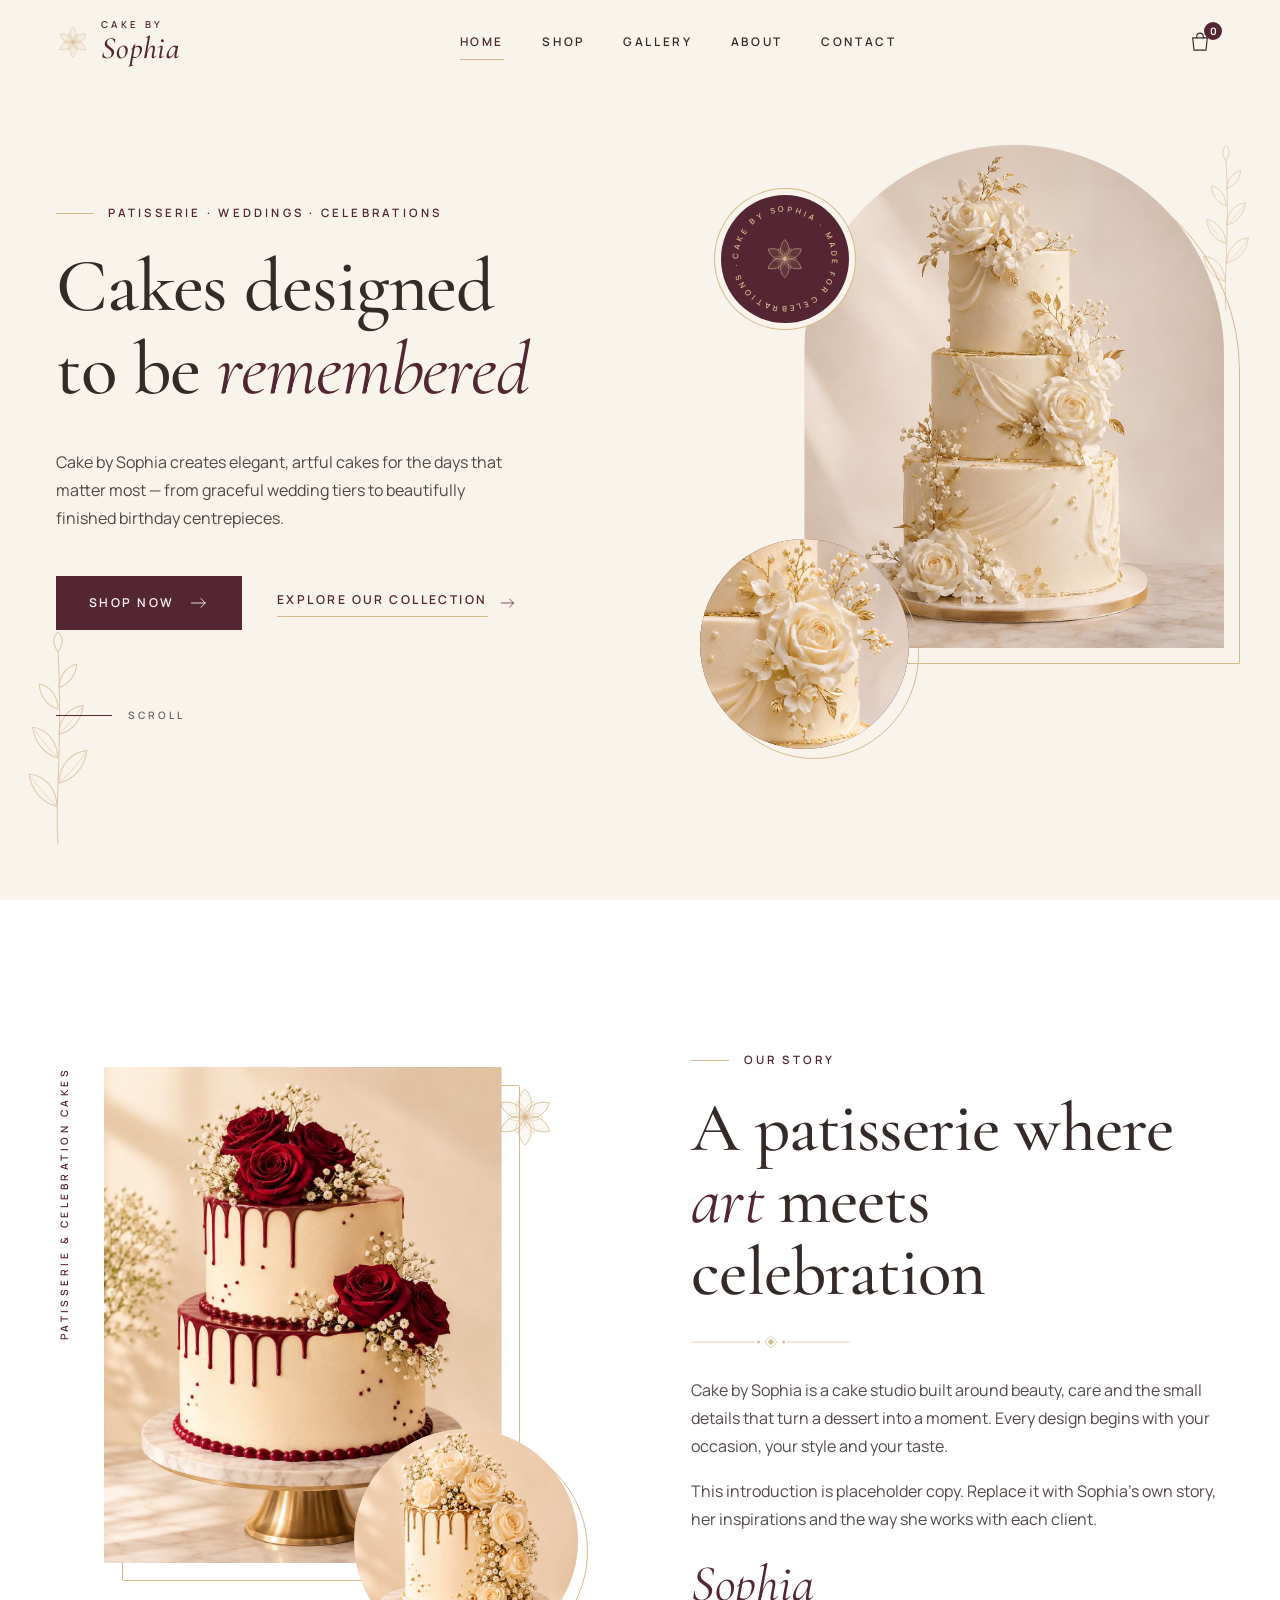
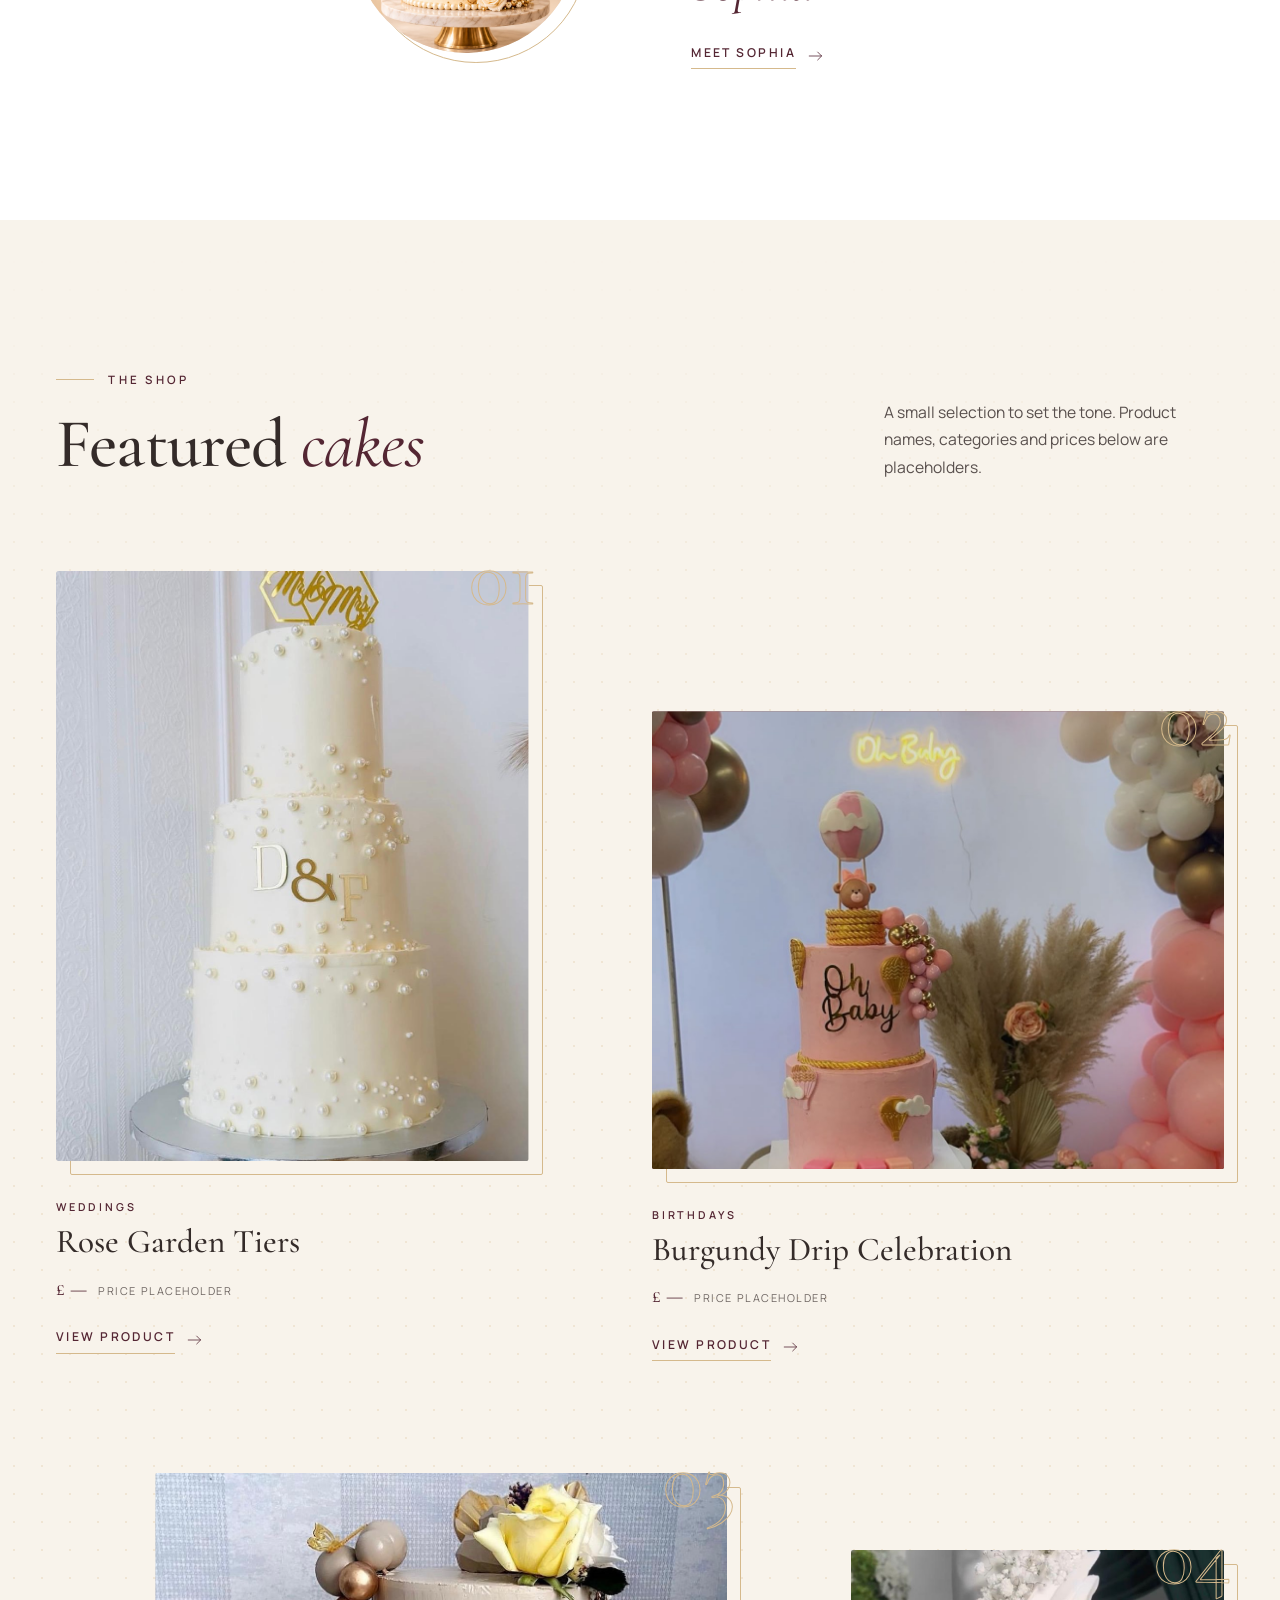
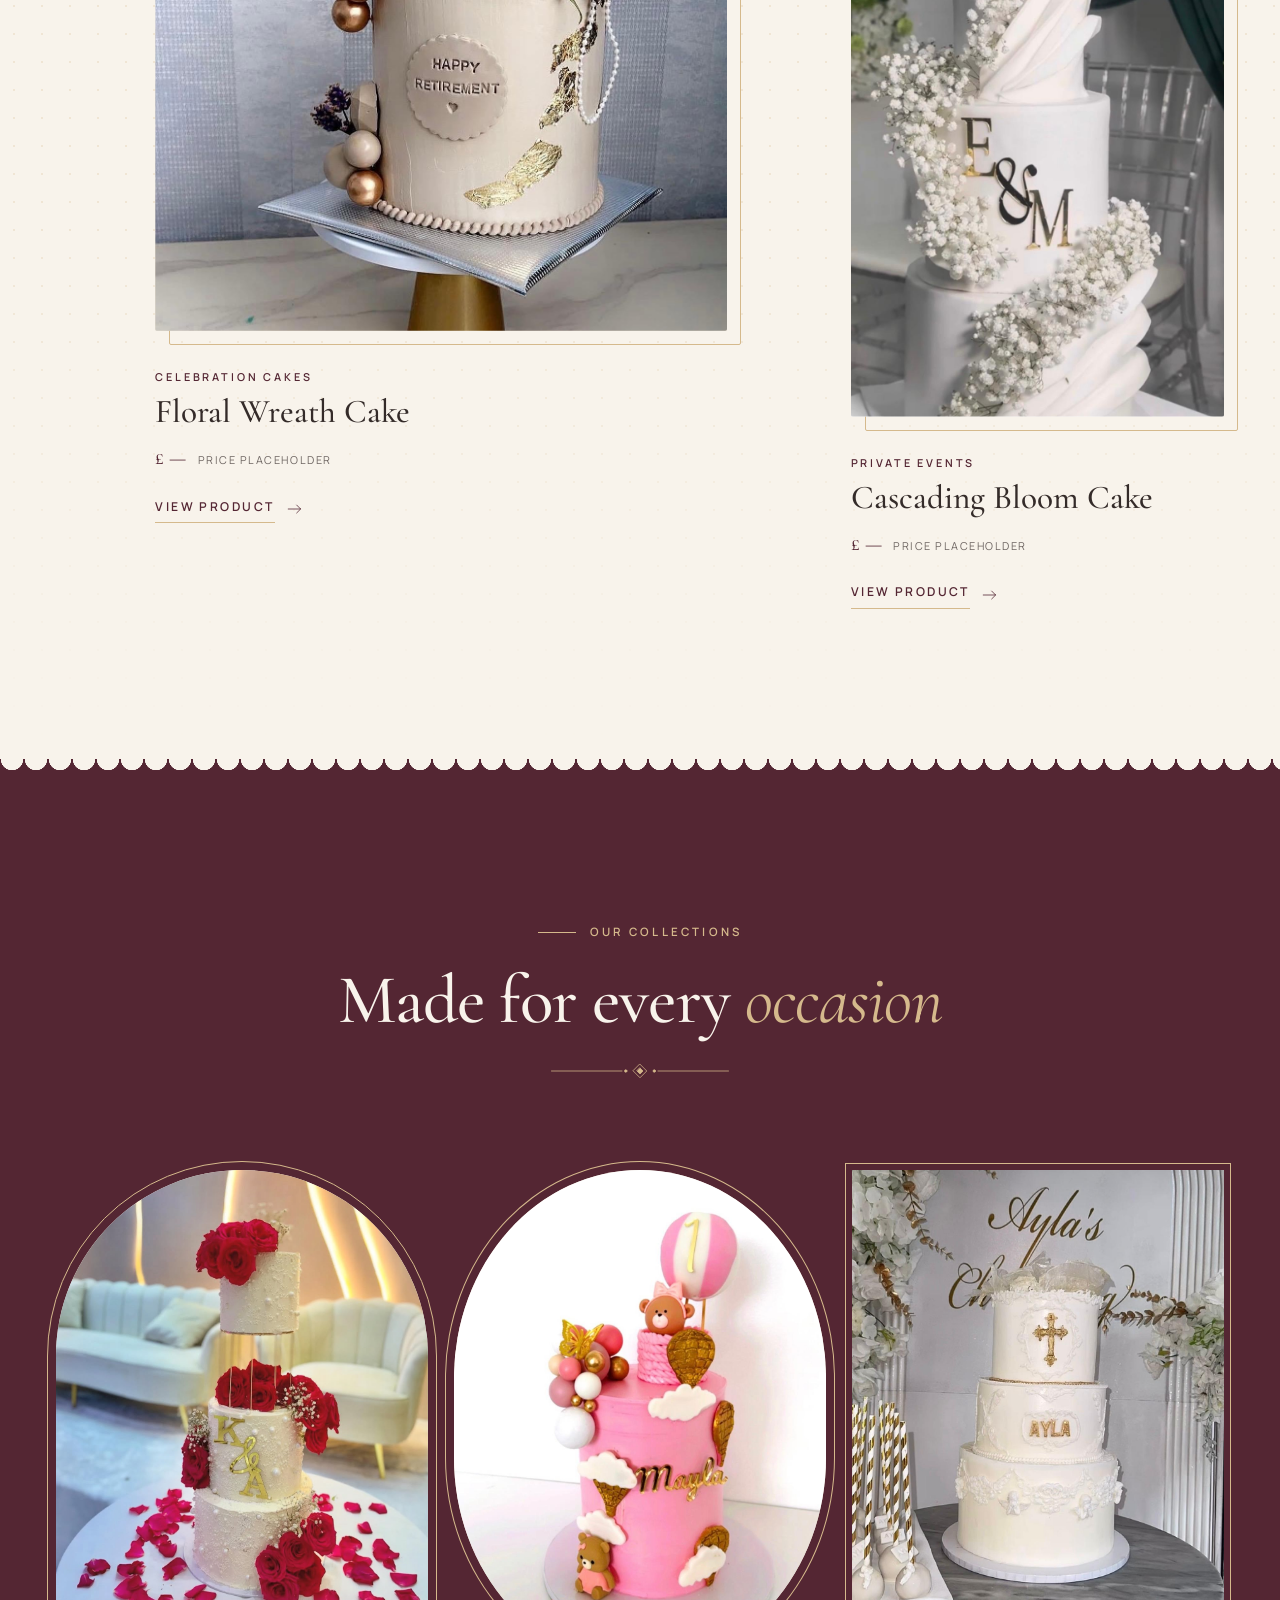
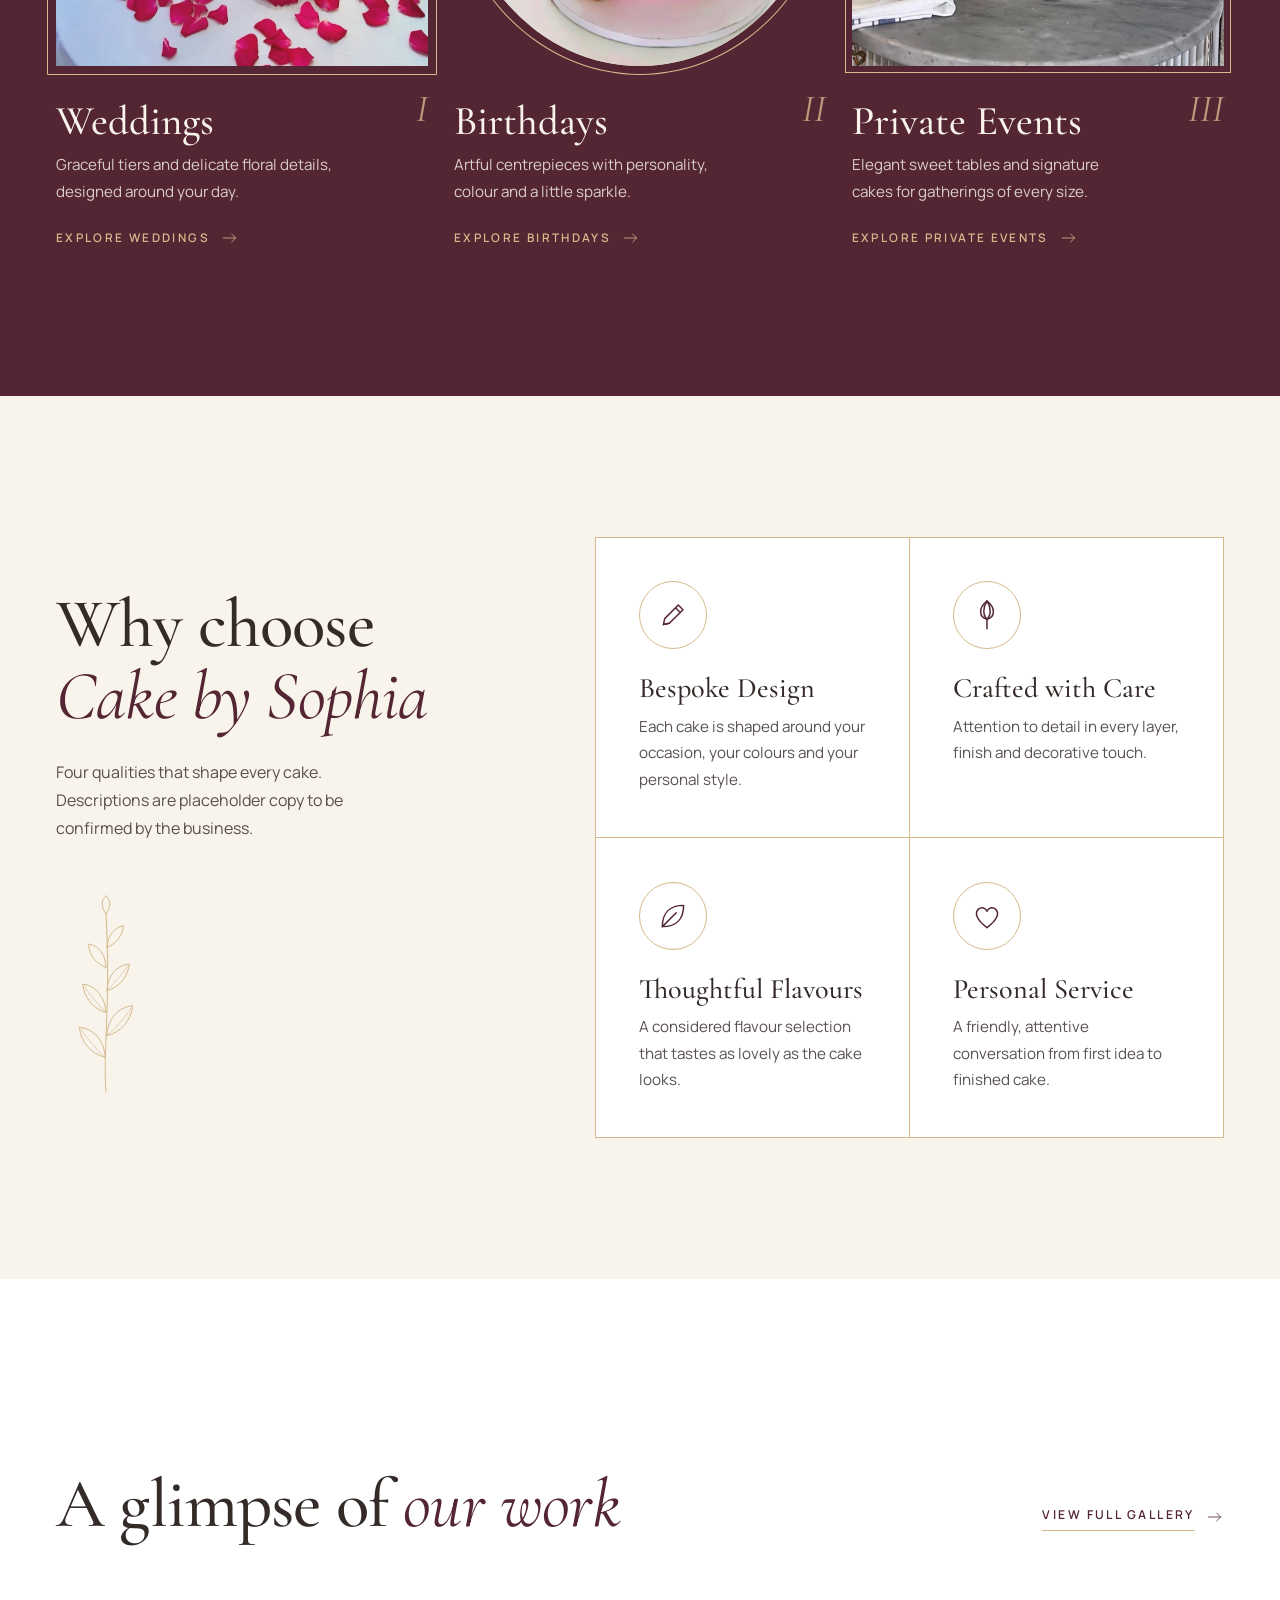
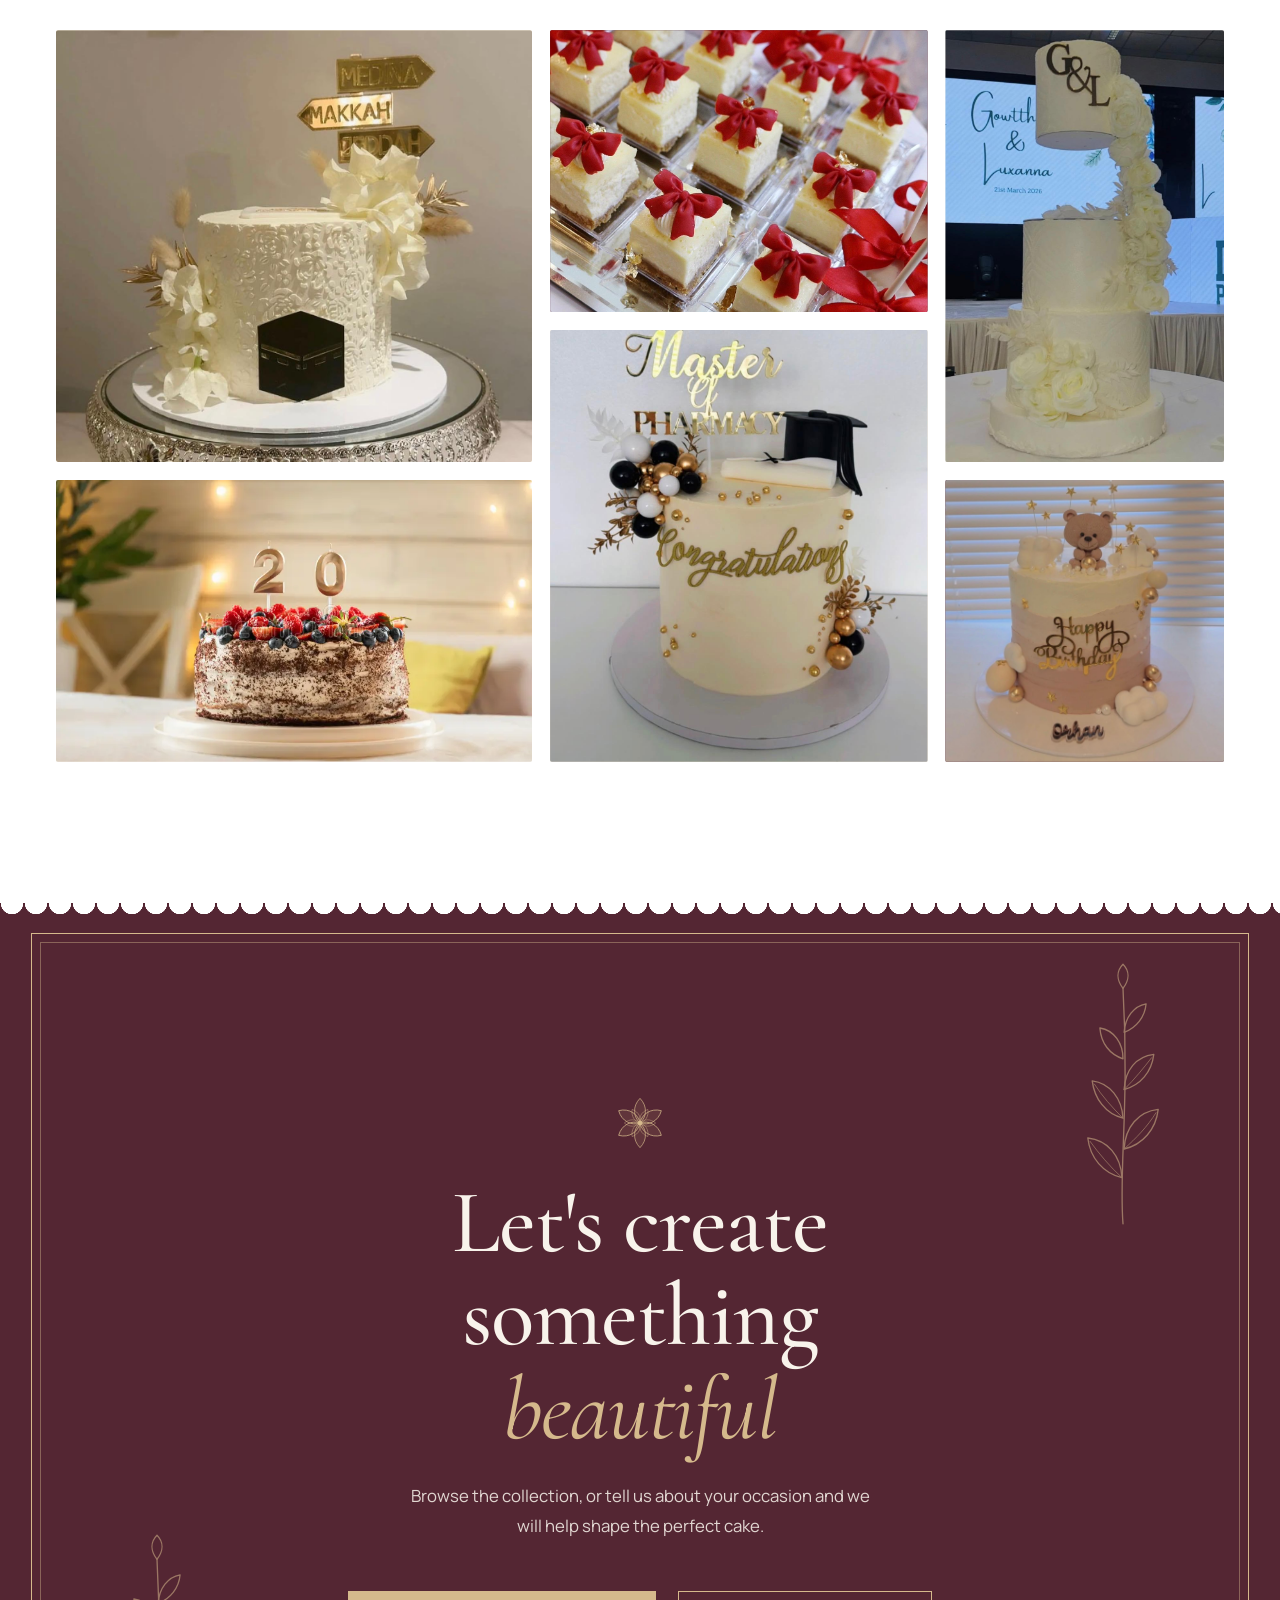
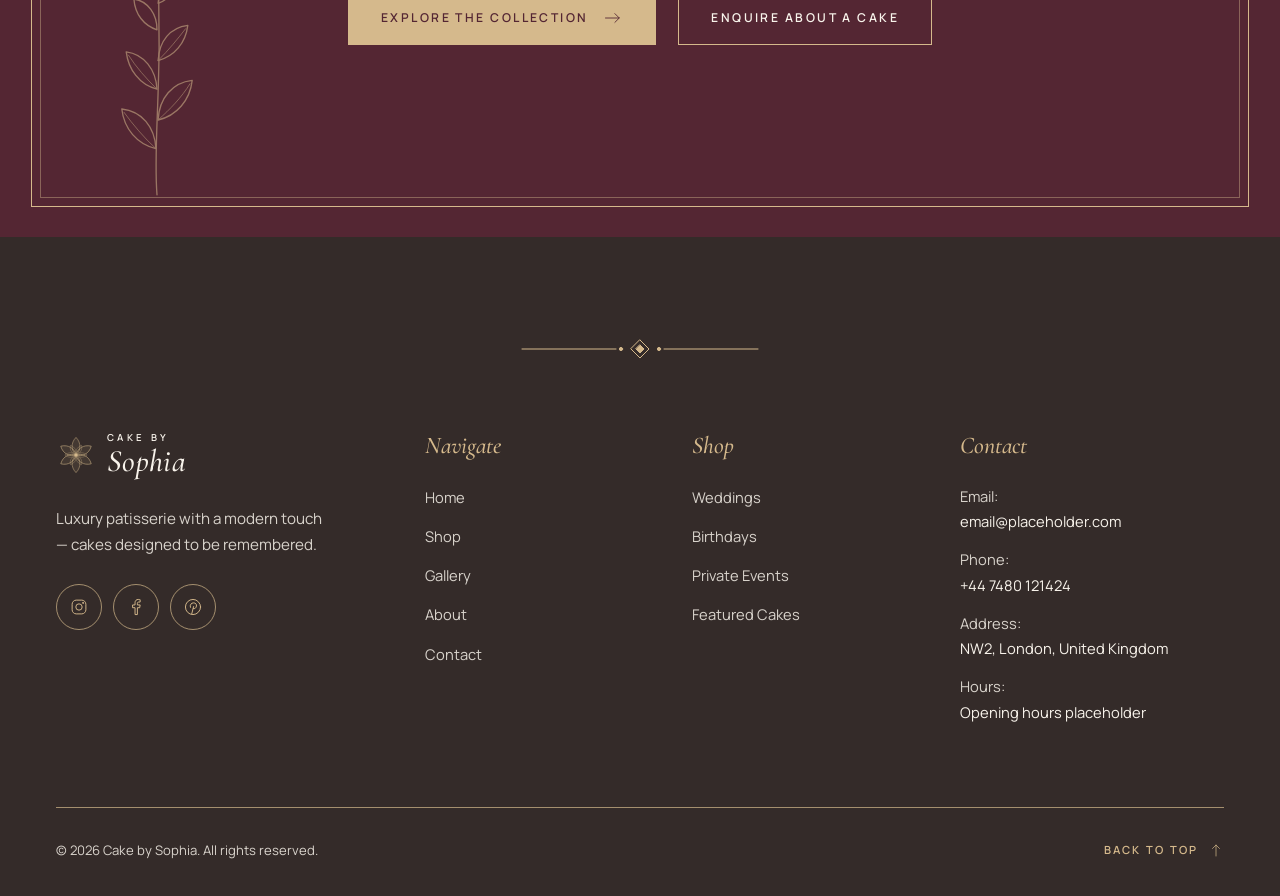
<file: index.html>
<!doctype html>
<html lang="en-GB">
  <head>
    <meta charset="utf-8" />
    <meta name="viewport" content="width=device-width, initial-scale=1" />
    <title>Cake by Sophia — Luxury Celebration Cakes</title>
    <meta
      name="description"
      content="Cake by Sophia creates elegant cakes for weddings, birthdays and private events. Explore the collection or enquire about your cake."
    />
    <meta name="theme-color" content="#F8F3EB" />
    <link
      rel="icon"
      href="data:image/svg+xml,%3Csvg xmlns='http://www.w3.org/2000/svg' viewBox='0 0 32 32'%3E%3Ccircle cx='16' cy='16' r='16' fill='%23542633'/%3E%3Ccircle cx='16' cy='16' r='6' fill='none' stroke='%23D5B98C' stroke-width='1.5'/%3E%3C/svg%3E"
    />

    <!-- Fonts: Cormorant Garamond (headings) + Manrope (body) -->
    <link rel="preconnect" href="https://fonts.googleapis.com" />
    <link rel="preconnect" href="https://fonts.gstatic.com" crossorigin />
    <link
      href="https://fonts.googleapis.com/css2?family=Cormorant+Garamond:ital,wght@0,400;0,500;0,600;1,400;1,500&amp;family=Manrope:wght@300;400;500;600;700&amp;display=swap"
      rel="stylesheet"
    />

    <link rel="stylesheet" href="style.css" />
    <script src="script.js" defer></script>
  </head>

  <!--
  ==========================================================================
  PLACEHOLDER NOTES (read before launch)
  --------------------------------------------------------------------------
  1. IMAGES: every cake picture on this page is an ORIGINAL SVG ILLUSTRATION
     used as a placeholder. None of them are Cake by Sophia products.
     To use a real photograph, replace the <svg class="photo__art"> inside a
     ".photo__media" with:
        <img class="photo__img" src="your-photo.jpg" alt="Describe the cake" loading="lazy">
     and delete the matching <figcaption class="photo__tag">.
  2. COPY: headings and short descriptions are neutral placeholder copy.
     Replace with Sophia's real story, flavours, ordering process, etc.
  3. PRODUCTS: names and prices are placeholders ("price placeholder").
  4. CONTACT + SOCIAL: footer details are placeholders.
  5. LINKS marked data-placeholder show a "coming soon" message because the
     Shop, Gallery and About pages are not built yet.
  ==========================================================================
-->

  <body>
    <a class="skip-link" href="#main">Skip to main content</a>

    <!-- ======================================================================
       SVG SPRITE — reusable decorations, icons and placeholder cake art
       ====================================================================== -->
    <svg
      class="sprite"
      aria-hidden="true"
      focusable="false"
      width="0"
      height="0"
    >
      <defs>
        <!-- Petal shapes used by the flower symbol -->
        <path id="petal" d="M50 50C38 40 36 20 50 6C64 20 62 40 50 50Z" />
        <path
          id="petal-inner"
          d="M50 50C43 43 42 32 50 22C58 32 57 43 50 50Z"
        />
      </defs>

      <!-- Botanical sprig (line art) -->
      <symbol id="sprig" viewBox="0 0 100 240">
        <g
          fill="none"
          stroke="currentColor"
          stroke-width="1.2"
          stroke-linecap="round"
          stroke-linejoin="round"
        >
          <path d="M50 238C46 190 56 130 50 24" />
          <path d="M49 196C32 192 20 178 18 160C36 162 48 176 49 196Z" />
          <path d="M49 196C38 186 28 174 20 163" stroke-width=".7" />
          <path d="M51 170C68 166 80 152 82 134C64 136 52 150 51 170Z" />
          <path d="M51 170C62 160 72 150 80 137" stroke-width=".7" />
          <path d="M50 142C34 138 24 124 22 108C38 110 49 124 50 142Z" />
          <path d="M50 142C40 132 31 122 24 111" stroke-width=".7" />
          <path d="M51 116C66 112 76 100 78 84C62 86 52 98 51 116Z" />
          <path d="M51 116C61 106 69 96 76 87" stroke-width=".7" />
          <path d="M50 88C38 84 30 74 29 60C42 62 50 74 50 88Z" />
          <path d="M51 64C62 60 70 50 71 38C60 40 52 50 51 64Z" />
          <path d="M50 24C44 16 44 8 50 2C56 8 56 16 50 24Z" />
        </g>
      </symbol>

      <!-- Flower (line art with a soft tint) -->
      <symbol id="flower" viewBox="0 0 100 100">
        <g
          fill="currentColor"
          fill-opacity=".1"
          stroke="currentColor"
          stroke-width="1.2"
          stroke-linejoin="round"
        >
          <use href="#petal" />
          <use href="#petal" transform="rotate(60 50 50)" />
          <use href="#petal" transform="rotate(120 50 50)" />
          <use href="#petal" transform="rotate(180 50 50)" />
          <use href="#petal" transform="rotate(240 50 50)" />
          <use href="#petal" transform="rotate(300 50 50)" />
        </g>
        <g
          fill="none"
          stroke="currentColor"
          stroke-width="1"
          stroke-linejoin="round"
          opacity=".7"
        >
          <use href="#petal-inner" transform="rotate(30 50 50)" />
          <use href="#petal-inner" transform="rotate(90 50 50)" />
          <use href="#petal-inner" transform="rotate(150 50 50)" />
          <use href="#petal-inner" transform="rotate(210 50 50)" />
          <use href="#petal-inner" transform="rotate(270 50 50)" />
          <use href="#petal-inner" transform="rotate(330 50 50)" />
        </g>
        <circle cx="50" cy="50" r="4" fill="currentColor" />
      </symbol>

      <!-- Section divider ornament -->
      <symbol id="divider" viewBox="0 0 240 24">
        <g
          fill="none"
          stroke="currentColor"
          stroke-width="1"
          stroke-linecap="round"
        >
          <path d="M2 12H96M144 12H238" />
          <path d="M120 3L129 12L120 21L111 12Z" />
          <path d="M120 8L124 12L120 16L116 12Z" fill="currentColor" />
          <circle cx="101" cy="12" r="1.6" fill="currentColor" />
          <circle cx="139" cy="12" r="1.6" fill="currentColor" />
        </g>
      </symbol>

      <!-- Line icons -->
      <symbol id="icon-basket" viewBox="0 0 32 32">
        <g
          fill="none"
          stroke="currentColor"
          stroke-width="1.4"
          stroke-linecap="round"
          stroke-linejoin="round"
        >
          <path d="M7 11h18l-1.6 15H8.6z" />
          <path d="M12 11V9a4 4 0 0 1 8 0v2" />
        </g>
      </symbol>
      <symbol id="icon-close" viewBox="0 0 32 32">
        <path
          d="M8 8l16 16M24 8L8 24"
          fill="none"
          stroke="currentColor"
          stroke-width="1.4"
          stroke-linecap="round"
        />
      </symbol>
      <symbol id="icon-arrow" viewBox="0 0 32 32">
        <path
          d="M4 16h22M19 9l7 7-7 7"
          fill="none"
          stroke="currentColor"
          stroke-width="1.4"
          stroke-linecap="round"
          stroke-linejoin="round"
        />
      </symbol>
      <symbol id="icon-design" viewBox="0 0 32 32">
        <g
          fill="none"
          stroke="currentColor"
          stroke-width="1.4"
          stroke-linecap="round"
          stroke-linejoin="round"
        >
          <path d="M7 25l1.2-5.6L21 6.6l4.4 4.4L12.6 23.8z" />
          <path d="M18.4 9.2l4.4 4.4" />
          <path d="M7 25l5.6-1.2" />
        </g>
      </symbol>
      <symbol id="icon-whisk" viewBox="0 0 32 32">
        <g
          fill="none"
          stroke="currentColor"
          stroke-width="1.4"
          stroke-linecap="round"
          stroke-linejoin="round"
        >
          <path d="M16 29v-9" />
          <path d="M16 20C8 18 8 9 16 3c8 6 8 15 0 17z" />
          <path d="M16 20c-4-4-4-11 0-17" />
          <path d="M16 20c4-4 4-11 0-17" />
        </g>
      </symbol>
      <symbol id="icon-leaf" viewBox="0 0 32 32">
        <g
          fill="none"
          stroke="currentColor"
          stroke-width="1.4"
          stroke-linecap="round"
          stroke-linejoin="round"
        >
          <path d="M6 26C6 12 14 6 26 6c0 12-6 20-20 20z" />
          <path d="M6 26L19 13" />
        </g>
      </symbol>
      <symbol id="icon-heart" viewBox="0 0 32 32">
        <path
          d="M16 27C6 19.500 4 13 8 9.500c3-2.600 7-1 8 2c1-3 5-4.600 8-2c4 3.500 2 10-8 17.500z"
          fill="none"
          stroke="currentColor"
          stroke-width="1.4"
          stroke-linejoin="round"
        />
      </symbol>
      <symbol id="icon-instagram" viewBox="0 0 32 32">
        <g fill="none" stroke="currentColor" stroke-width="1.4">
          <rect x="6" y="6" width="20" height="20" rx="6" />
          <circle cx="16" cy="16" r="4.6" />
          <circle cx="22" cy="10" r=".8" fill="currentColor" />
        </g>
      </symbol>
      <symbol id="icon-facebook" viewBox="0 0 32 32">
        <path
          d="M18 27V17h3.400l.6-4H18v-2.200c0-1.200.5-2 2-2h2V5.400C21.600 5.300 20.500 5 19.300 5 16.600 5 14.600 6.700 14.600 9.700V13H11v4h3.600v10z"
          fill="none"
          stroke="currentColor"
          stroke-width="1.4"
          stroke-linejoin="round"
        />
      </symbol>
      <symbol id="icon-pinterest" viewBox="0 0 32 32">
        <g
          fill="none"
          stroke="currentColor"
          stroke-width="1.4"
          stroke-linecap="round"
          stroke-linejoin="round"
        >
          <circle cx="16" cy="16" r="11" />
          <path d="M14.200 26l2.600-10.600" />
          <path
            d="M12.200 16.500c-1.200-3.800 1.400-6.500 4.600-6.500c3 0 4.600 2 4.200 4.600c-.4 2.800-2.400 4.400-4.400 3.800"
          />
        </g>
      </symbol>

      <!-- ---------- PLACEHOLDER CAKE ILLUSTRATIONS (not real products) ---------- -->

      <!-- Tiered wedding cake -->
      <symbol id="cake-tiered" viewBox="0 0 400 480">
        <path class="c-gold" d="M60 410h280l-14 14H74z" />
        <path class="c-gold" d="M176 424h48l8 22H168z" />
        <rect class="c-cake" x="80" y="320" width="240" height="90" rx="3" />
        <path class="c-pearl" d="M88 323H312" />
        <path class="c-gold-line" d="M80 366H320" />
        <rect class="c-cake" x="118" y="236" width="164" height="84" rx="3" />
        <path class="c-pearl" d="M126 239H274" />
        <path class="c-gold-line" d="M118 280H282" />
        <rect class="c-cake" x="152" y="164" width="96" height="72" rx="3" />
        <path class="c-pearl" d="M160 167H240" />
        <path class="c-gold-line" d="M152 206H248" />
        <use
          class="c-flower"
          href="#flower"
          x="86"
          y="340"
          width="54"
          height="54"
        />
        <use
          class="c-flower"
          href="#flower"
          x="262"
          y="334"
          width="46"
          height="46"
        />
        <use
          class="c-flower"
          href="#flower"
          x="204"
          y="250"
          width="40"
          height="40"
        />
        <use
          class="c-flower"
          href="#flower"
          x="128"
          y="252"
          width="30"
          height="30"
        />
        <use
          class="c-flower"
          href="#flower"
          x="176"
          y="176"
          width="34"
          height="34"
        />
        <use
          class="c-flower"
          href="#sprig"
          x="176"
          y="60"
          width="48"
          height="112"
        />
      </symbol>

      <!-- Two-layer cake with drip -->
      <symbol id="cake-layer" viewBox="0 0 400 480">
        <path class="c-gold" d="M50 410h300l-16 16H66z" />
        <rect class="c-cake" x="90" y="300" width="220" height="110" rx="4" />
        <path class="c-line c-faint" d="M90 338H310M90 372H310" />
        <rect class="c-cake" x="90" y="212" width="220" height="88" rx="4" />
        <path
          class="c-burg"
          d="M86 206Q86 194 98 194H302Q314 194 314 206V228c0 14-14 14-14 0v-4c0-10-12-10-12 0v22c0 16-16 16-16 0v-18c0-8-10-8-10 0v8c0 14-14 14-14 0v-14c0-8-12-8-12 0v26c0 16-16 16-16 0v-20c0-8-10-8-10 0v6c0 12-14 12-14 0v-4c0-8-12-8-12 0v10c0 10-12 10-12 0v-14c0-8-10-8-10 0H98Q86 226 86 218Z"
        />
        <circle class="c-gold" cx="132" cy="330" r="3" />
        <circle class="c-gold" cx="258" cy="352" r="2.500" />
        <circle class="c-gold" cx="190" cy="388" r="3" />
        <circle class="c-gold" cx="284" cy="322" r="2" />
        <circle class="c-burg" cx="150" cy="182" r="10" />
        <circle class="c-burg" cx="178" cy="174" r="12" />
        <circle class="c-gold" cx="204" cy="180" r="9" />
        <circle class="c-burg" cx="232" cy="176" r="11" />
        <use
          class="c-flower"
          href="#flower"
          x="248"
          y="150"
          width="46"
          height="46"
        />
        <use
          class="c-flower"
          href="#sprig"
          x="100"
          y="110"
          width="40"
          height="92"
        />
        <use
          class="c-flower"
          href="#flower"
          x="116"
          y="346"
          width="44"
          height="44"
        />
      </symbol>

      <!-- Tall single-tier cake with cascading blooms -->
      <symbol id="cake-tall" viewBox="0 0 400 480">
        <path class="c-gold" d="M70 420h260l-14 14H84z" />
        <rect class="c-cake" x="128" y="150" width="144" height="270" rx="4" />
        <path class="c-gold-line" d="M128 200H272M128 360H272" />
        <path class="c-pearl" d="M136 153H264" />
        <path
          class="c-line c-faint"
          d="M150 214V346M178 214V346M206 214V346M234 214V346M260 214V346"
        />
        <use
          class="c-flower"
          href="#flower"
          x="92"
          y="130"
          width="76"
          height="76"
        />
        <use
          class="c-flower"
          href="#flower"
          x="130"
          y="204"
          width="52"
          height="52"
        />
        <use
          class="c-flower"
          href="#flower"
          x="104"
          y="262"
          width="40"
          height="40"
        />
        <use
          class="c-flower"
          href="#flower"
          x="148"
          y="318"
          width="34"
          height="34"
        />
        <use
          class="c-flower"
          href="#sprig"
          x="206"
          y="40"
          width="46"
          height="112"
        />
        <circle class="c-gold" cx="236" cy="260" r="3" />
        <circle class="c-gold" cx="252" cy="296" r="2.500" />
        <circle class="c-gold" cx="226" cy="330" r="2" />
      </symbol>

      <!-- Cupcake (used inside the events illustration) -->
      <symbol id="cupcake" viewBox="0 0 100 120">
        <path class="c-burg" d="M20 62h60l-8 48H28z" />
        <path class="c-gold-line c-thin" d="M37 64l2 44M50 64v46M63 64l-2 44" />
        <path class="c-cake" d="M14 64q0-16 36-16t36 16z" />
        <path class="c-cake" d="M26 50q0-14 24-14t24 14z" />
        <path class="c-cake" d="M36 38q0-12 14-24 14 12 14 24z" />
        <circle class="c-burg" cx="50" cy="12" r="5" />
      </symbol>

      <!-- Private events: cupcake trio on a plate -->
      <symbol id="cake-events" viewBox="0 0 400 480">
        <use
          class="c-flower"
          href="#sprig"
          x="40"
          y="130"
          width="60"
          height="150"
        />
        <use
          class="c-flower"
          href="#sprig"
          x="300"
          y="130"
          width="60"
          height="150"
        />
        <path class="c-gold" d="M50 392h300l-16 16H66z" />
        <use href="#cupcake" x="70" y="268" width="110" height="132" />
        <use href="#cupcake" x="220" y="268" width="110" height="132" />
        <use href="#cupcake" x="140" y="196" width="120" height="144" />
        <use
          class="c-flower"
          href="#flower"
          x="176"
          y="120"
          width="48"
          height="48"
        />
      </symbol>

      <!-- Top-down close-up with floral wreath -->
      <symbol id="cake-closeup" viewBox="0 0 400 480">
        <circle class="c-ring" cx="200" cy="240" r="176" />
        <circle class="c-cake" cx="200" cy="240" r="136" />
        <circle class="c-pearl" cx="200" cy="240" r="120" />
        <circle class="c-line c-faint" cx="200" cy="240" r="92" />
        <use
          class="c-flower"
          href="#flower"
          x="260"
          y="218"
          width="44"
          height="44"
        />
        <use
          class="c-flower"
          href="#flower"
          x="237"
          y="277"
          width="40"
          height="40"
        />
        <use
          class="c-flower"
          href="#flower"
          x="178"
          y="302"
          width="44"
          height="44"
        />
        <use
          class="c-flower"
          href="#flower"
          x="118"
          y="277"
          width="40"
          height="40"
        />
        <use
          class="c-flower"
          href="#flower"
          x="96"
          y="218"
          width="44"
          height="44"
        />
        <use
          class="c-flower"
          href="#flower"
          x="118"
          y="159"
          width="40"
          height="40"
        />
        <use
          class="c-flower"
          href="#flower"
          x="178"
          y="134"
          width="44"
          height="44"
        />
        <use
          class="c-flower"
          href="#flower"
          x="237"
          y="159"
          width="40"
          height="40"
        />
        <use
          class="c-flower"
          href="#flower"
          x="160"
          y="200"
          width="80"
          height="80"
        />
      </symbol>
    </svg>

    <!-- ======================================================================
       A. NAVIGATION
       ====================================================================== -->
    <header class="site-header" id="site-header">
      <div class="site-header__inner">
        <a
          class="wordmark"
          href="#home"
          aria-label="Cake by Sophia — back to top"
        >
          <svg class="wordmark__mark" width="34" height="34" aria-hidden="true">
            <use href="#flower" />
          </svg>
          <span class="wordmark__text">
            <span class="wordmark__by">Cake by</span>
            <span class="wordmark__name">Sophia</span>
          </span>
        </a>

        <nav class="site-nav" id="site-nav" aria-label="Main navigation">
          <ul class="site-nav__list">
            <li><a class="site-nav__link" href="#home">Home</a></li>
            <li><a class="site-nav__link" href="#featured">Shop</a></li>
            <li><a class="site-nav__link" href="#gallery">Gallery</a></li>
            <li><a class="site-nav__link" href="#about">About</a></li>
            <li><a class="site-nav__link" href="#contact">Contact</a></li>
          </ul>
          <p class="site-nav__note">Weddings · Birthdays · Private Events</p>
        </nav>

        <div class="site-header__actions">
          <button
            class="icon-btn cart-btn"
            id="cart-toggle"
            type="button"
            aria-label="Open shopping basket"
            aria-expanded="false"
            aria-controls="cart-drawer"
          >
            <svg width="26" height="26" aria-hidden="true">
              <use href="#icon-basket" />
            </svg>
            <span class="cart-btn__count" id="cart-count" hidden>0</span>
          </button>
          <button
            class="burger"
            id="menu-toggle"
            type="button"
            aria-label="Open menu"
            aria-expanded="false"
            aria-controls="site-nav"
          >
            <span class="burger__line"></span>
            <span class="burger__line"></span>
          </button>
        </div>
      </div>
    </header>

    <main id="main">
      <!-- ====================================================================
         B. HERO
         ==================================================================== -->
      <section class="hero" id="home" aria-labelledby="hero-title">
        <div class="hero__pattern" aria-hidden="true"></div>

        <!-- Floating botanical decorations (outer wrapper = parallax, inner svg = float) -->
        <div
          class="deco deco--hero-left"
          data-parallax="0.06"
          aria-hidden="true"
        >
          <svg class="float float--slow" width="90" height="216">
            <use href="#sprig" />
          </svg>
        </div>
        <div
          class="deco deco--hero-right"
          data-parallax="-0.05"
          aria-hidden="true"
        >
          <svg class="float" width="70" height="168"><use href="#sprig" /></svg>
        </div>

        <div class="container hero__grid">
          <div class="hero__content">
            <p class="eyebrow hero__eyebrow">
              Patisserie · Weddings · Celebrations
            </p>

            <h1 class="hero__title" id="hero-title">
              <span class="line line--1"><span>Cakes designed</span></span>
              <span class="line line--2"
                ><span>to be <em>remembered</em></span></span
              >
            </h1>

            <p class="hero__lead">
              Cake by Sophia creates elegant, artful cakes for the days that
              matter most — from graceful wedding tiers to beautifully finished
              birthday centrepieces.
            </p>

            <div class="hero__actions">
              <a class="btn btn--primary" href="#featured">
                <span class="btn__label">Shop Now</span>
                <svg
                  class="btn__icon"
                  width="20"
                  height="20"
                  aria-hidden="true"
                >
                  <use href="#icon-arrow" />
                </svg>
              </a>
              <a class="link-arrow" href="#collections">
                <span>Explore Our Collection</span>
                <svg width="18" height="18" aria-hidden="true">
                  <use href="#icon-arrow" />
                </svg>
              </a>
            </div>

            <a
              class="hero__scroll"
              href="#about"
              aria-label="Scroll to the story"
            >
              <span class="hero__scroll-line"></span><span>Scroll</span>
            </a>
          </div>

          <div class="hero__visual">
            <!-- Rotating text badge -->
            <div class="badge" aria-hidden="true">
              <svg class="badge__ring" viewBox="0 0 120 120">
                <path
                  id="badge-path"
                  d="M60 60m-44 0a44 44 0 1 1 88 0a44 44 0 1 1-88 0"
                  fill="none"
                />
                <text class="badge__text">
                  <textPath
                    href="#badge-path"
                    textLength="272"
                    lengthAdjust="spacing"
                  >
                    CAKE BY SOPHIA · MADE FOR CELEBRATIONS ·
                  </textPath>
                </text>
              </svg>
              <svg class="badge__flower" width="40" height="40">
                <use href="#flower" />
              </svg>
            </div>

            <!-- Main arched image (PLACEHOLDER illustration) -->
            <figure
              class="photo photo--arch hero__photo-main reveal reveal--image delay-2"
            >
              <div class="photo__media tone-champagne">
               <img src="images/hc-1.jpeg" class="photo__img" alt="Elegant wedding cake" loading="lazy" />
                  
               
              </div>
            </figure>

            <!-- Small circular detail (PLACEHOLDER illustration) -->
            <figure
              class="photo photo--round hero__photo-small reveal reveal--image delay-4"
            >
              <div class="photo__media tone-burgundy">
              <img
    src="images/hc-2.jpeg"
    class="photo__img"
    alt="Elegant wedding cake"
    loading="lazy"
  />
               
                
              </div>
            </figure>
          </div>
        </div>
      </section>

      <!-- ====================================================================
         C. BRAND INTRODUCTION -- OUR STORY
         ==================================================================== -->
      <section
        class="intro section section--white"
        id="about"
        aria-labelledby="intro-title"
      >
        <div class="container intro__grid">
          <div class="intro__visual">
            <figure
              class="photo photo--rect intro__photo-main reveal reveal--image"
            >
              <div class="photo__media tone-ivory">
                <img
    src="images/c28.jpeg"
    class="photo__img"
    alt="Elegant wedding cake"
    loading="lazy"
  />
                  
               
              </div>
            </figure>

            <figure
              class="photo photo--round intro__photo-small reveal reveal--image delay-3"
            >
              <div class="photo__media tone-champagne">
               <img
    src="images/c29.jpeg"
    class="photo__img"
    alt="Elegant wedding cake"
    loading="lazy"
  />
                  
              </div>
            </figure>

            <p class="intro__vertical" aria-hidden="true">
              Patisserie &amp; Celebration Cakes
            </p>

            <div
              class="deco deco--intro"
              data-parallax="-0.04"
              aria-hidden="true"
            >
              <svg class="float float--slow" width="64" height="64">
                <use href="#flower" />
              </svg>
            </div>
          </div>

          <div class="intro__content">
            <p class="eyebrow reveal">Our Story</p>
            <h2 class="display reveal delay-1" id="intro-title">
              A patisserie where <em>art</em> meets celebration
            </h2>
            <svg
              class="ornament reveal delay-2"
              width="160"
              height="16"
              aria-hidden="true"
            >
              <use href="#divider" />
            </svg>
            <p class="intro__text reveal delay-2">
              Cake by Sophia is a cake studio built around beauty, care and the
              small details that turn a dessert into a moment. Every design
              begins with your occasion, your style and your taste.
            </p>
            <p class="intro__text reveal delay-3">
              This introduction is placeholder copy. Replace it with Sophia's
              own story, her inspirations and the way she works with each
              client.
            </p>
            <p class="signature reveal delay-3" aria-label="Signed, Sophia">
              Sophia
            </p>
            <a
              class="link-arrow reveal delay-4"
              href="#"
              data-placeholder="The About page is coming soon."
            >
              <span>Meet Sophia</span>
              <svg width="18" height="18" aria-hidden="true">
                <use href="#icon-arrow" />
              </svg>
            </a>
          </div>
        </div>
      </section>

      <!-- ====================================================================
         D. FEATURED CAKES
         ==================================================================== -->
      <section
        class="featured section"
        id="featured"
        aria-labelledby="featured-title"
      >
        <div class="featured__pattern" aria-hidden="true"></div>
        <div class="container">
          <header class="section-head section-head--split">
            <div>
              <p class="eyebrow reveal">The Shop</p>
              <h2 class="display reveal delay-1" id="featured-title">
                Featured <em>cakes</em>
              </h2>
            </div>
            <p class="section-head__text reveal delay-2">
              A small selection to set the tone. Product names, categories and
              prices below are placeholders.
            </p>
          </header>

          <div class="featured__grid">
            <!-- Product 1 -->
            <article class="product product--one">
              <figure class="photo photo--rect reveal reveal--image">
                <div class="photo__media tone-ivory">
                 <div class="photo__media tone-ivory">
  <img
    src="images/c25.jpeg"
    class="photo__img"
    alt="Elegant wedding cake"
    loading="lazy"
  />
</div>
                    <use href="#cake-tiered" />
                 
                
                </div>
                <span class="product__index" aria-hidden="true">01</span>
              </figure>
              <div class="product__info reveal delay-1">
                <p class="product__category">Weddings</p>
                <h3 class="product__name">Rose Garden Tiers</h3>
                <p class="product__price">£ — <span>price placeholder</span></p>
                <a
                  class="link-arrow"
                  href="#"
                  data-placeholder="Product pages are coming soon."
                  aria-label="View product: Rose Garden Tiers (placeholder)"
                >
                  <span>View Product</span>
                  <svg width="18" height="18" aria-hidden="true">
                    <use href="#icon-arrow" />
                  </svg>
                </a>
              </div>
            </article>

            <!-- Product 2 -->
            <article class="product product--two">
              <figure class="photo photo--wide reveal reveal--image delay-1">
                <div class="photo__media tone-burgundy">
                  <img
    src="images/c5.jpeg"
    class="photo__img"
    alt="Elegant wedding cake"
    loading="lazy"
  />
                    <use href="#cake-layer" />
                  </svg>
                 
                </div>
                <span class="product__index" aria-hidden="true">02</span>
              </figure>
              <div class="product__info reveal delay-2">
                <p class="product__category">Birthdays</p>
                <h3 class="product__name">Burgundy Drip Celebration</h3>
                <p class="product__price">£ — <span>price placeholder</span></p>
                <a
                  class="link-arrow"
                  href="#"
                  data-placeholder="Product pages are coming soon."
                  aria-label="View product: Burgundy Drip Celebration (placeholder)"
                >
                  <span>View Product</span>
                  <svg width="18" height="18" aria-hidden="true">
                    <use href="#icon-arrow" />
                  </svg>
                </a>
              </div>
            </article>

            <!-- Product 3 -->
            <article class="product product--three">
              <figure class="photo photo--wide reveal reveal--image">
                <div class="photo__media tone-champagne">
                  <img
    src="images/c26.jpeg"
    class="photo__img"
    alt="Elegant wedding cake"
    loading="lazy"
  />
                    <use href="#cake-closeup" />
               
                </div>
                <span class="product__index" aria-hidden="true">03</span>
              </figure>
              <div class="product__info reveal delay-1">
                <p class="product__category">Celebration Cakes</p>
                <h3 class="product__name">Floral Wreath Cake</h3>
                <p class="product__price">£ — <span>price placeholder</span></p>
                <a
                  class="link-arrow"
                  href="#"
                  data-placeholder="Product pages are coming soon."
                  aria-label="View product: Floral Wreath Cake (placeholder)"
                >
                  <span>View Product</span>
                  <svg width="18" height="18" aria-hidden="true">
                    <use href="#icon-arrow" />
                  </svg>
                </a>
              </div>
            </article>

            <!-- Product 4 -->
            <article class="product product--four">
              <figure class="photo photo--rect reveal reveal--image delay-1">
                <div class="photo__media tone-white">
                                 <img
    src="images/c27.jpeg"
    class="photo__img"
    alt="Elegant wedding cake"
    loading="lazy"
  />
                    <use href="#cake-tall" />
                  </svg>
                 
                </div>
                <span class="product__index" aria-hidden="true">04</span>
              </figure>
              <div class="product__info reveal delay-2">
                <p class="product__category">Private Events</p>
                <h3 class="product__name">Cascading Bloom Cake</h3>
                <p class="product__price">£ — <span>price placeholder</span></p>
                <a
                  class="link-arrow"
                  href="#"
                  data-placeholder="Product pages are coming soon."
                  aria-label="View product: Cascading Bloom Cake (placeholder)"
                >
                  <span>View Product</span>
                  <svg width="18" height="18" aria-hidden="true">
                    <use href="#icon-arrow" />
                  </svg>
                </a>
              </div>
            </article>
          </div>
        </div>
      </section>

      <!-- ====================================================================
         E. OUR COLLECTIONS
         ==================================================================== -->
      <section
        class="collections section section--burgundy"
        id="collections"
        aria-labelledby="collections-title"
      >
        <div class="scallop" aria-hidden="true"></div>
        <div class="container">
          <header class="section-head section-head--center">
            <p class="eyebrow eyebrow--gold reveal">Our Collections</p>
            <h2
              class="display display--light reveal delay-1"
              id="collections-title"
            >
              Made for every <em>occasion</em>
            </h2>
            <svg
              class="ornament ornament--gold reveal delay-2"
              width="180"
              height="18"
              aria-hidden="true"
            >
              <use href="#divider" />
            </svg>
          </header>

          <div class="collections__list">
            <!-- Weddings: arched frame -->
            <article class="collection collection--weddings reveal">
              <div class="collection__media tone-ivory">
                <img
                  src="images/c14.jpeg"
                  class="photo__art"
                  viewBox="0 0 400 480"
                  preserveAspectRatio="xMidYMid meet"
                  role="img"
                  aria-label="Placeholder illustration of a tiered wedding cake"
                />
                <use href="#cake-tiered" />
              </div>
              <div class="collection__body">
                <span class="collection__numeral" aria-hidden="true">I</span>
                <h3 class="collection__title">Weddings</h3>
                <p class="collection__text">
                  Graceful tiers and delicate floral details, designed around
                  your day.
                </p>
                <a
                  class="collection__link"
                  href="#"
                  data-placeholder="The Weddings collection page is coming soon."
                >
                  <span>Explore Weddings</span>
                  <svg width="18" height="18" aria-hidden="true">
                    <use href="#icon-arrow" />
                  </svg>
                </a>
              </div>
            </article>

            <!-- Birthdays: oval frame -->
            <article class="collection collection--birthdays reveal delay-1">
              <div class="collection__media tone-champagne">
                <img
                  src="images/c16.jpeg"
                  class="photo__art"
                  viewBox="0 0 400 480"
                  preserveAspectRatio="xMidYMid meet"
                  role="img"
                  aria-label="Placeholder illustration of a tiered wedding cake"
                />
                <use href="#cake-layer" />
              </div>
              <div class="collection__body">
                <span class="collection__numeral" aria-hidden="true">II</span>
                <h3 class="collection__title">Birthdays</h3>
                <p class="collection__text">
                  Artful centrepieces with personality, colour and a little
                  sparkle.
                </p>
                <a
                  class="collection__link"
                  href="#"
                  data-placeholder="The Birthdays collection page is coming soon."
                >
                  <span>Explore Birthdays</span>
                  <svg width="18" height="18" aria-hidden="true">
                    <use href="#icon-arrow" />
                  </svg>
                </a>
              </div>
            </article>

            <!-- Private Events: double-line rectangle -->
            <article class="collection collection--events reveal delay-2">
              <div class="collection__media tone-white">
                <img
                  src="images/c15.jpeg"
                  class="photo__art"
                  viewBox="0 0 400 480"
                  preserveAspectRatio="xMidYMid meet"
                  role="img"
                  aria-label="Placeholder illustration of a tiered wedding cake"
                />
                <use href="#cake-events" />
              </div>
              <div class="collection__body">
                <span class="collection__numeral" aria-hidden="true">III</span>
                <h3 class="collection__title">Private Events</h3>
                <p class="collection__text">
                  Elegant sweet tables and signature cakes for gatherings of
                  every size.
                </p>
                <a
                  class="collection__link"
                  href="#"
                  data-placeholder="The Private Events collection page is coming soon."
                >
                  <span>Explore Private Events</span>
                  <svg width="18" height="18" aria-hidden="true">
                    <use href="#icon-arrow" />
                  </svg>
                </a>
              </div>
            </article>
          </div>
        </div>
      </section>

      <!-- ====================================================================
         F. WHY CHOOSE US  (neutral placeholder copy — no claims)
         ==================================================================== -->
      <section class="why section" id="why" aria-labelledby="why-title">
        <div class="container why__grid">
          <header class="why__head">
            <p class="eyebrow reveal">The Cake by Sophia Way</p>
            <h2 class="display reveal delay-1" id="why-title">
              Why choose <em>Cake by Sophia</em>
            </h2>
            <p class="why__intro reveal delay-2">
              Four qualities that shape every cake. Descriptions are placeholder
              copy to be confirmed by the business.
            </p>
            <div class="deco deco--why" data-parallax="0.05" aria-hidden="true">
              <svg class="float float--slow" width="84" height="200">
                <use href="#sprig" />
              </svg>
            </div>
          </header>

          <ul class="why__list">
            <li class="quality reveal">
              <span class="quality__icon"
                ><svg width="34" height="34" aria-hidden="true">
                  <use href="#icon-design" /></svg
              ></span>
              <h3 class="quality__title">Bespoke Design</h3>
              <p class="quality__text">
                Each cake is shaped around your occasion, your colours and your
                personal style.
              </p>
            </li>
            <li class="quality reveal delay-1">
              <span class="quality__icon"
                ><svg width="34" height="34" aria-hidden="true">
                  <use href="#icon-whisk" /></svg
              ></span>
              <h3 class="quality__title">Crafted with Care</h3>
              <p class="quality__text">
                Attention to detail in every layer, finish and decorative touch.
              </p>
            </li>
            <li class="quality reveal delay-2">
              <span class="quality__icon"
                ><svg width="34" height="34" aria-hidden="true">
                  <use href="#icon-leaf" /></svg
              ></span>
              <h3 class="quality__title">Thoughtful Flavours</h3>
              <p class="quality__text">
                A considered flavour selection that tastes as lovely as the cake
                looks.
              </p>
            </li>
            <li class="quality reveal delay-3">
              <span class="quality__icon"
                ><svg width="34" height="34" aria-hidden="true">
                  <use href="#icon-heart" /></svg
              ></span>
              <h3 class="quality__title">Personal Service</h3>
              <p class="quality__text">
                A friendly, attentive conversation from first idea to finished
                cake.
              </p>
            </li>
          </ul>
        </div>
      </section>

      <!-- ====================================================================
         G. GALLERY PREVIEW
         ==================================================================== -->
      <section
        class="gallery section section--white"
        id="gallery"
        aria-labelledby="gallery-title"
      >
        <div class="container">
          <header class="section-head section-head--split">
            <div>
              <p class="eyebrow reveal">The Gallery</p>
              <h2 class="display reveal delay-1" id="gallery-title">
                A glimpse of <em>our work</em>
              </h2>
            </div>
            <a
              class="link-arrow reveal delay-2"
              href="#"
              data-placeholder="The full Gallery page is coming soon."
            >
              <span>View Full Gallery</span>
              <svg width="18" height="18" aria-hidden="true">
                <use href="#icon-arrow" />
              </svg>
            </a>
          </header>

          <div class="gallery__mosaic">
            <figure class="tile tile--a reveal reveal--image">
              <div class="tile__media tone-champagne">
               <div class="tile__media tone-champagne">
  <img
    src="images/c21.jpeg"
    class="photo__img"
    alt="Elegant wedding cake"
    loading="lazy"
  />
</div>
                <use href="#cake-tiered" />
              </div>
              <figcaption class="tile__caption">
                <span>Private Events</span>
              </figcaption>
            </figure>
            <figure class="tile tile--b reveal reveal--image delay-1">
              <div class="tile__media tone-burgundy">
  <img
    src="images/c19.jpeg"
    class="photo__img"
    alt="Close-up of a beautifully decorated cake"
    loading="lazy"
  />
</div>
              <figcaption class="tile__caption">
                <span>Close-ups</span>
              </figcaption>
            </figure>
            <figure class="tile tile--c reveal reveal--image delay-2">
              <div class="tile__media tone-ivory">
                 <img
                  src="images/c18.jpeg"
                  class="photo__art"
                  viewBox="0 0 400 480"
                  style="object-fit: cover"
                  preserveAspectRatio="xMidYMid meet"
                  role="img"
                  aria-label="Placeholder illustration of a tiered wedding cake"
                />
                 
                </svg>
              </div>
              <figcaption class="tile__caption">
                <span>Weddings</span
                >
              </figcaption>
            </figure>
            <figure class="tile tile--d reveal reveal--image delay-1">
              <div class="tile__media tone-champagne">
                 <img
                  src="images/c24.jpeg"
                  class="photo__art"
                  viewBox="0 0 400 480"
                  style="object-fit: cover"
                  preserveAspectRatio="xMidYMid meet"
                  role="img"
                  aria-label="Placeholder illustration of a tiered wedding cake"
                />
                  <use href="#cake-events" />
              </div>
              <figcaption class="tile__caption">
                <span>Private Events</span
                >
              </figcaption>
            </figure>
            <figure class="tile tile--e reveal reveal--image">
              <div class="tile__media tone-ivory">
                <img
                  src="images/c23.webp"
                  class="photo__art"
                  viewBox="0 0 400 480"
                  style="object-fit: cover"
                  preserveAspectRatio="xMidYMid meet"
                  role="img"
                  aria-label="Placeholder illustration of a tiered wedding cake"
                />
              </div>
              <figcaption class="tile__caption">
                <span>Birthdays</span
                >
              </figcaption>
            </figure>
            <figure class="tile tile--f reveal reveal--image delay-2">
              <div class="tile__media tone-burgundy">
               <img
                  src="images/c20.jpeg"
                  class="photo__art"
                  viewBox="0 0 400 480"
                  style="object-fit: cover"
                  preserveAspectRatio="xMidYMid meet"
                  role="img"
                  aria-label="Placeholder illustration of a tiered wedding cake"
                />
                  <use href="#cake-tiered" />
               
              </div>
              <figcaption class="tile__caption">
                <span>BIRTHDAYS</span>
              </figcaption>
            </figure>
          </div>
        </div>
      </section>

      <!-- ====================================================================
         H. CALL TO ACTION
         ==================================================================== -->
      <section
        class="cta section section--burgundy"
        id="enquire"
        aria-labelledby="cta-title"
      >
        <div class="scallop scallop--white" aria-hidden="true"></div>
        <div class="cta__frame" aria-hidden="true"></div>
        <div
          class="deco deco--cta-left"
          data-parallax="0.05"
          aria-hidden="true"
        >
          <svg class="float float--slow" width="110" height="264">
            <use href="#sprig" />
          </svg>
        </div>
        <div
          class="deco deco--cta-right"
          data-parallax="-0.05"
          aria-hidden="true"
        >
          <svg class="float" width="110" height="264">
            <use href="#sprig" />
          </svg>
        </div>

        <div class="container cta__inner">
          <svg
            class="cta__flower reveal"
            width="56"
            height="56"
            aria-hidden="true"
          >
            <use href="#flower" />
          </svg>
          <h2
            class="display display--light display--xl reveal delay-1"
            id="cta-title"
          >
            Let's create something <em>beautiful</em>
          </h2>
          <p class="cta__text reveal delay-2">
            Browse the collection, or tell us about your occasion and we will
            help shape the perfect cake.
          </p>
          <div class="cta__actions reveal delay-3">
            <a class="btn btn--gold" href="#featured">
              <span class="btn__label">Explore the Collection</span>
              <svg class="btn__icon" width="20" height="20" aria-hidden="true">
                <use href="#icon-arrow" />
              </svg>
            </a>
            <a class="btn btn--outline-light" href="#contact">
              <span class="btn__label">Enquire About a Cake</span>
            </a>
          </div>
        </div>
      </section>
    </main>

    <!-- ======================================================================
       I. FOOTER
       ====================================================================== -->
    <footer class="site-footer" id="contact">
      <div class="container">
        <svg
          class="site-footer__divider"
          width="240"
          height="24"
          aria-hidden="true"
        >
          <use href="#divider" />
        </svg>

        <div class="site-footer__grid">
          <div class="site-footer__brand">
            <a
              class="wordmark wordmark--light"
              href="#home"
              aria-label="Cake by Sophia — back to top"
            >
              <svg
                class="wordmark__mark"
                width="40"
                height="40"
                aria-hidden="true"
              >
                <use href="#flower" />
              </svg>
              <span class="wordmark__text">
                <span class="wordmark__by">Cake by</span>
                <span class="wordmark__name">Sophia</span>
              </span>
            </a>
            <p class="site-footer__tagline">
              Luxury patisserie with a modern touch — cakes designed to be
              remembered.
            </p>
            <ul class="social" aria-label="Social media (placeholders)">
              <li>
                <a
                  class="social__link"
                  href="https://www.instagram.com/cake_by_sophia/"
                 
                  aria-label="Instagram (placeholder)"
                  ><svg width="22" height="22" aria-hidden="true">
                    <use href="#icon-instagram" /></svg
                ></a>
              </li>
              <li>
                <a
                  class="social__link"
                  href="#"
                  data-placeholder="Facebook link placeholder — add the real page URL."
                  aria-label="Facebook (placeholder)"
                  ><svg width="22" height="22" aria-hidden="true">
                    <use href="#icon-facebook" /></svg
                ></a>
              </li>
              <li>
                <a
                  class="social__link"
                  href="#"
                  data-placeholder="Pinterest link placeholder — add the real profile URL."
                  aria-label="Pinterest (placeholder)"
                  ><svg width="22" height="22" aria-hidden="true">
                    <use href="#icon-pinterest" /></svg
                ></a>
              </li>
            </ul>
          </div>

          <nav class="site-footer__col" aria-label="Footer navigation">
            <h2 class="site-footer__heading">Navigate</h2>
            <ul>
              <li><a href="#home">Home</a></li>
              <li><a href="#featured">Shop</a></li>
              <li><a href="#gallery">Gallery</a></li>
              <li><a href="#about">About</a></li>
              <li><a href="#contact">Contact</a></li>
            </ul>
          </nav>

          <nav class="site-footer__col" aria-label="Shop categories">
            <h2 class="site-footer__heading">Shop</h2>
            <ul>
              <li><a href="#collections">Weddings</a></li>
              <li><a href="#collections">Birthdays</a></li>
              <li><a href="#collections">Private Events</a></li>
              <li><a href="#featured">Featured Cakes</a></li>
            </ul>
          </nav>

          <div class="site-footer__col">
            <h2 class="site-footer__heading">Contact</h2>
            <ul class="site-footer__contact">
              <li>Email: <span>email@placeholder.com</span></li>
              <li>Phone: <span>+44 7480 121424</span></li>
              <li>Address: <span>NW2, London, United Kingdom</span></li>
              <li>Hours: <span>Opening hours placeholder</span></li>
            </ul>
          </div>
        </div>

        <div class="site-footer__bottom">
          <p>
            © <span id="year">2026</span> Cake by Sophia. All rights reserved.
          </p>
          <a class="site-footer__top" href="#home"
            >Back to top
            <svg width="16" height="16" aria-hidden="true">
              <use href="#icon-arrow" /></svg
          ></a>
        </div>
      </div>
    </footer>

    <!-- ======================================================================
       SHOPPING BASKET DRAWER (interface shell — no checkout yet)
       ====================================================================== -->
    <div class="drawer-overlay" id="drawer-overlay"></div>
    <aside
      class="drawer"
      id="cart-drawer"
      aria-labelledby="cart-title"
      aria-hidden="true"
    >
      <div class="drawer__head">
        <h2 class="drawer__title" id="cart-title">Your Basket</h2>
        <button
          class="icon-btn"
          id="cart-close"
          type="button"
          aria-label="Close basket"
        >
          <svg width="26" height="26" aria-hidden="true">
            <use href="#icon-close" />
          </svg>
        </button>
      </div>
      <div class="drawer__body">
        <svg class="drawer__flower" width="72" height="72" aria-hidden="true">
          <use href="#flower" />
        </svg>
        <p class="drawer__empty-title">Your basket is empty</p>
        <p class="drawer__empty-text">
          Cakes you add will appear here. Shopping and checkout will be added in
          a later stage.
        </p>
        <a class="btn btn--primary" href="#featured" id="cart-explore">
          <span class="btn__label">Explore the Collection</span>
          <svg class="btn__icon" width="20" height="20" aria-hidden="true">
            <use href="#icon-arrow" />
          </svg>
        </a>
      </div>
    </aside>

    <!-- Small message bar used for "coming soon" links -->
    <div class="toast" id="toast" role="status" aria-live="polite"></div>
  </body>
</html>
</file>
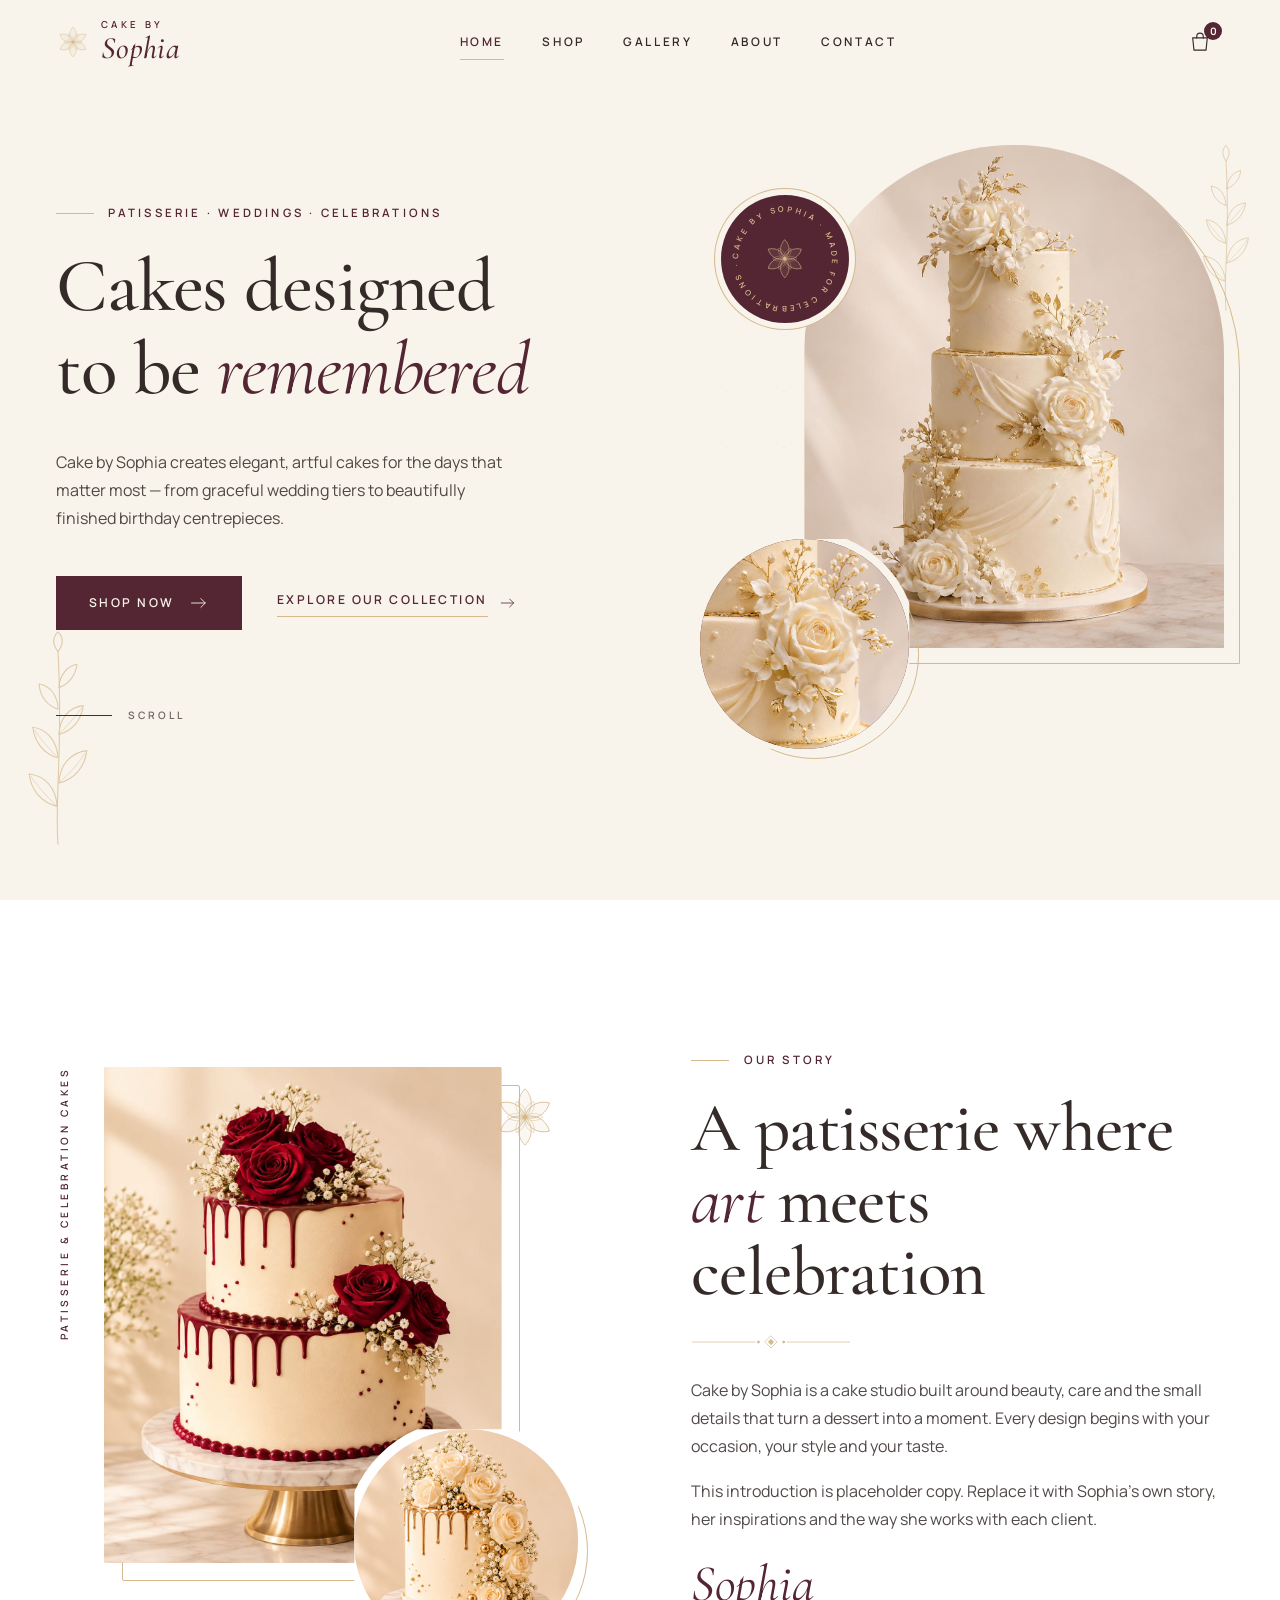
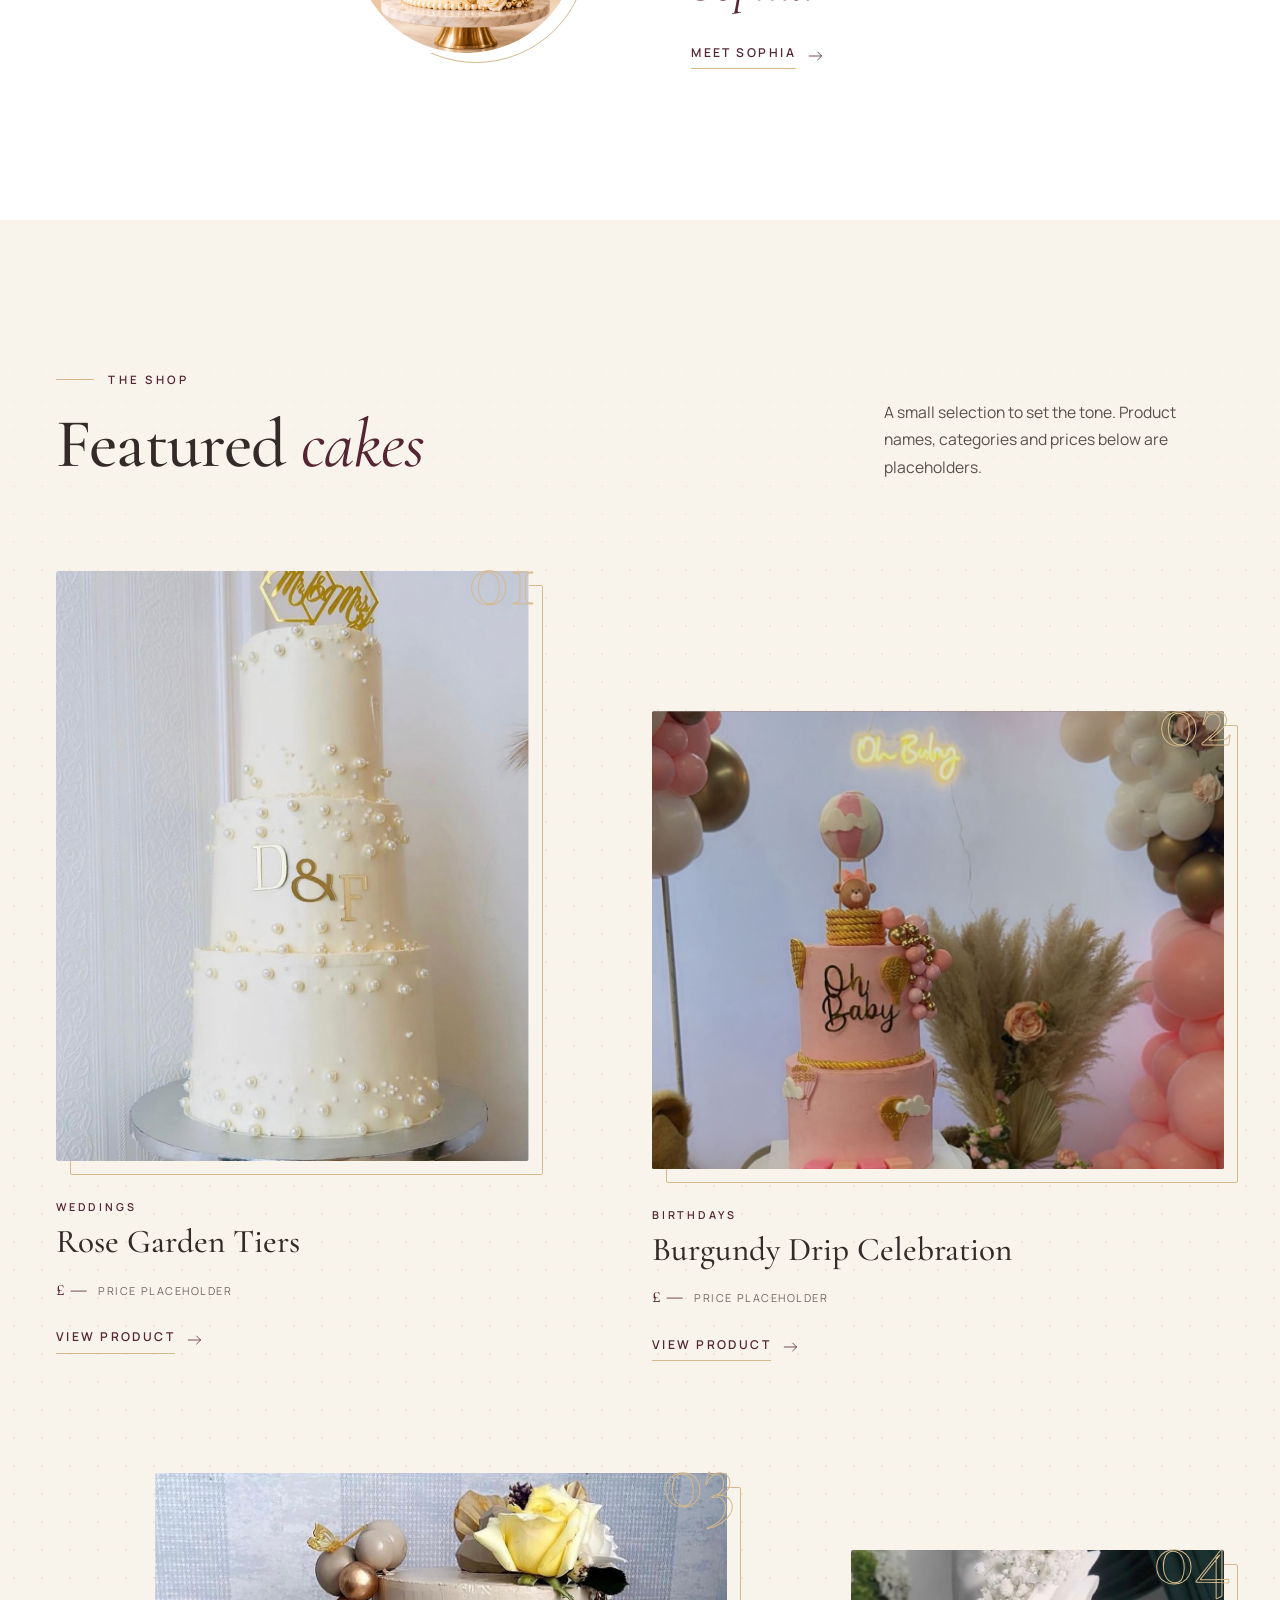
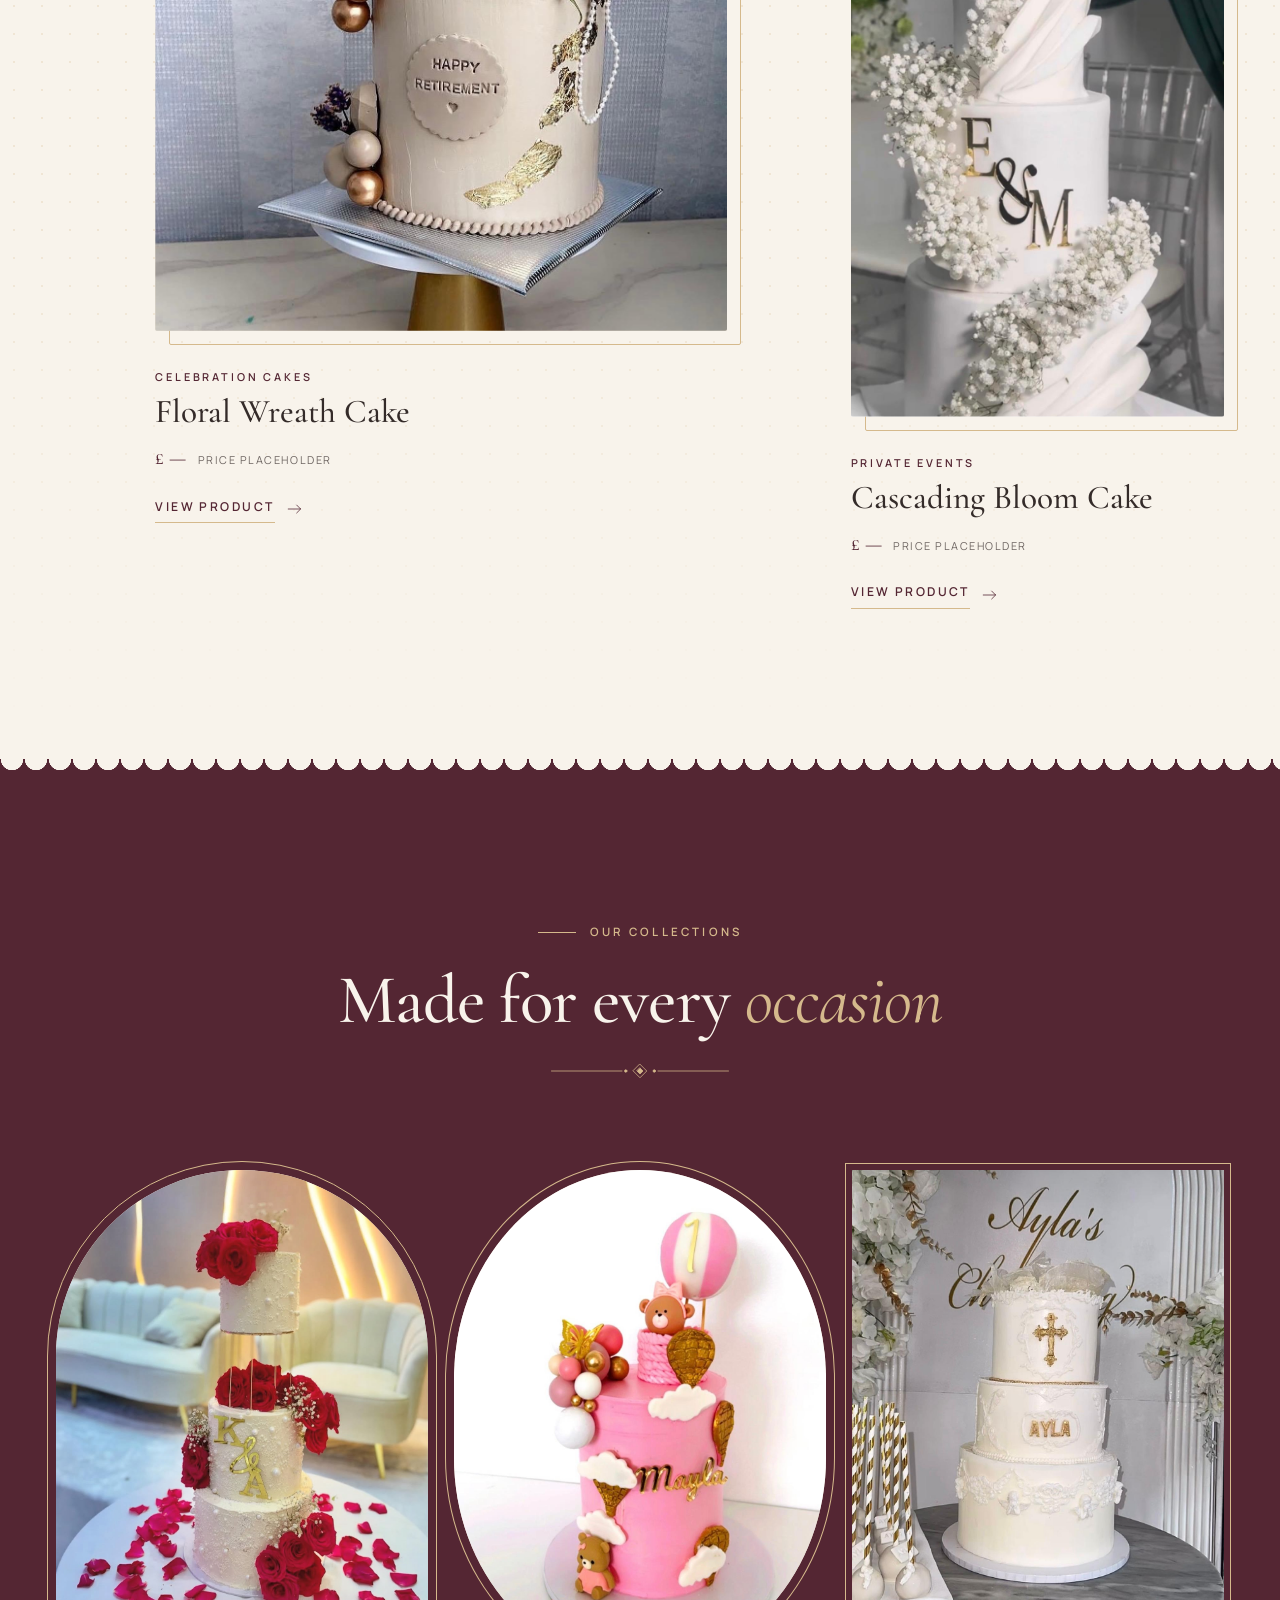
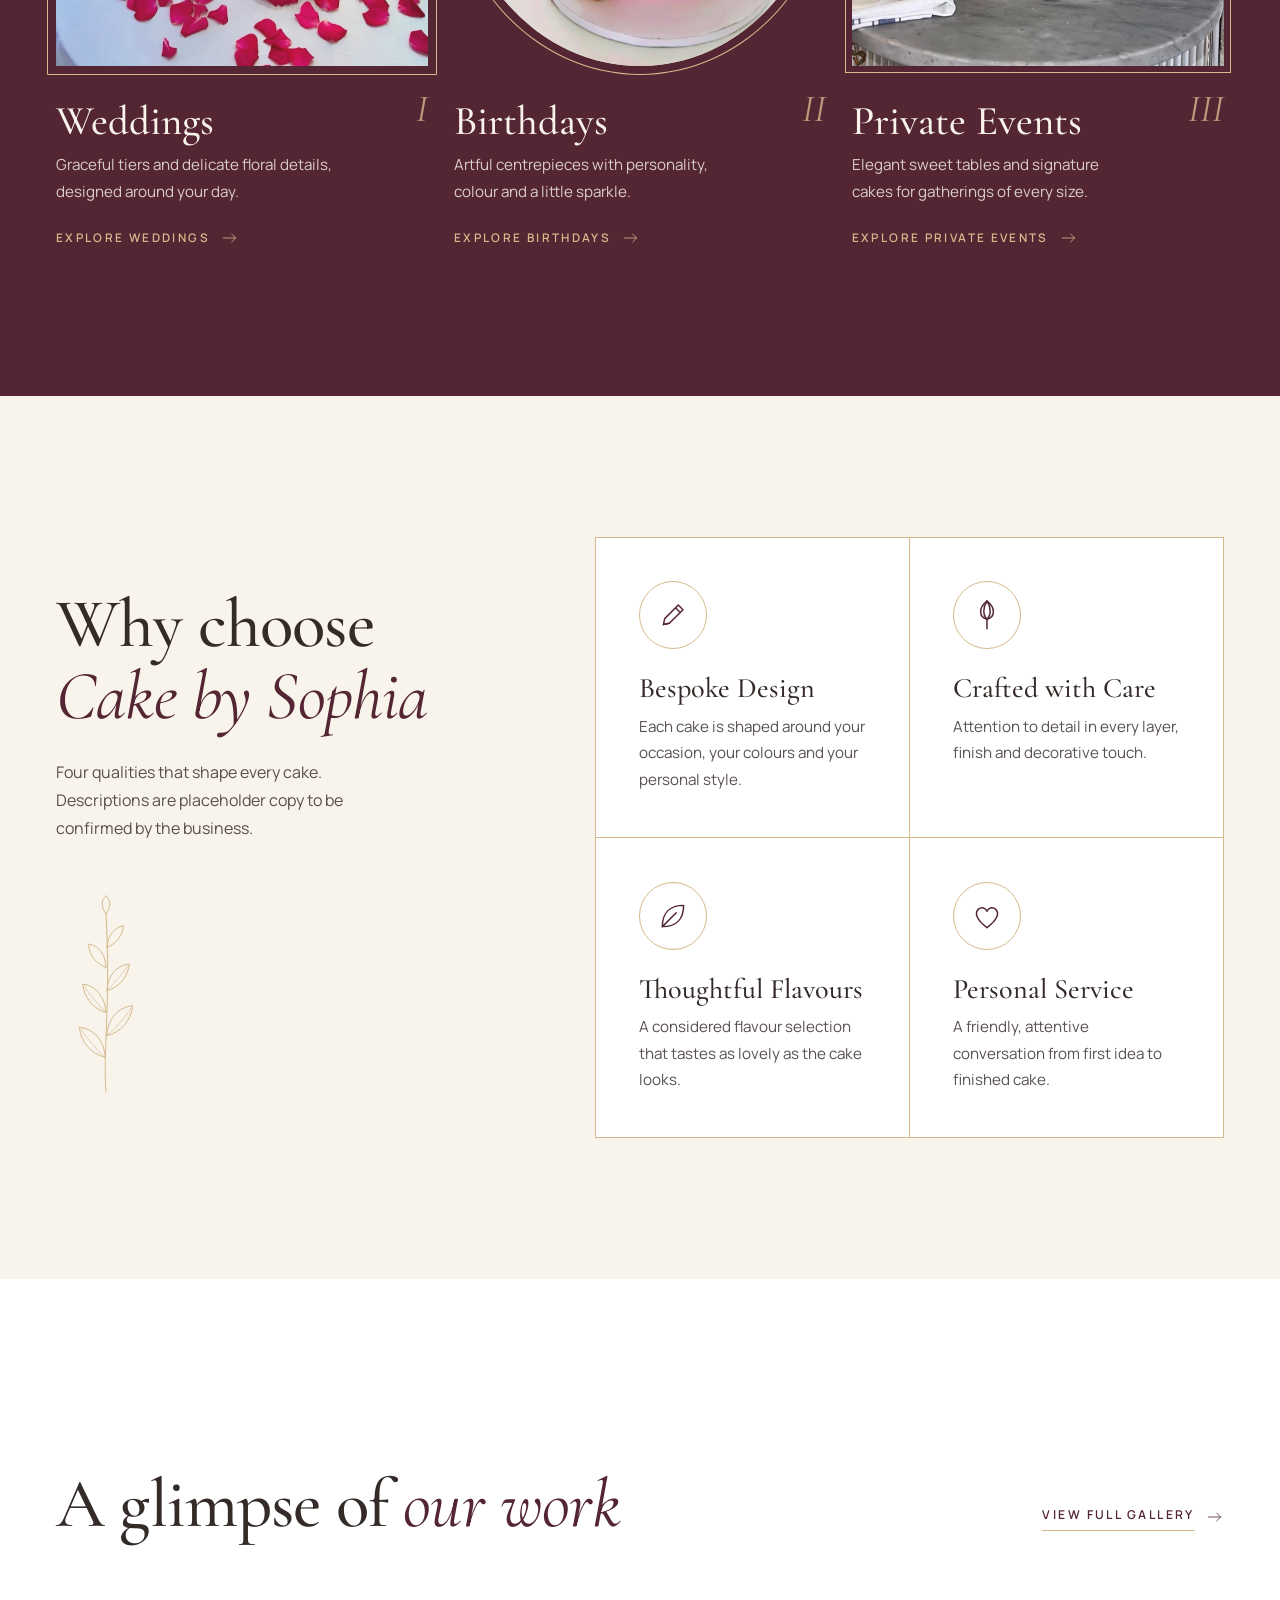
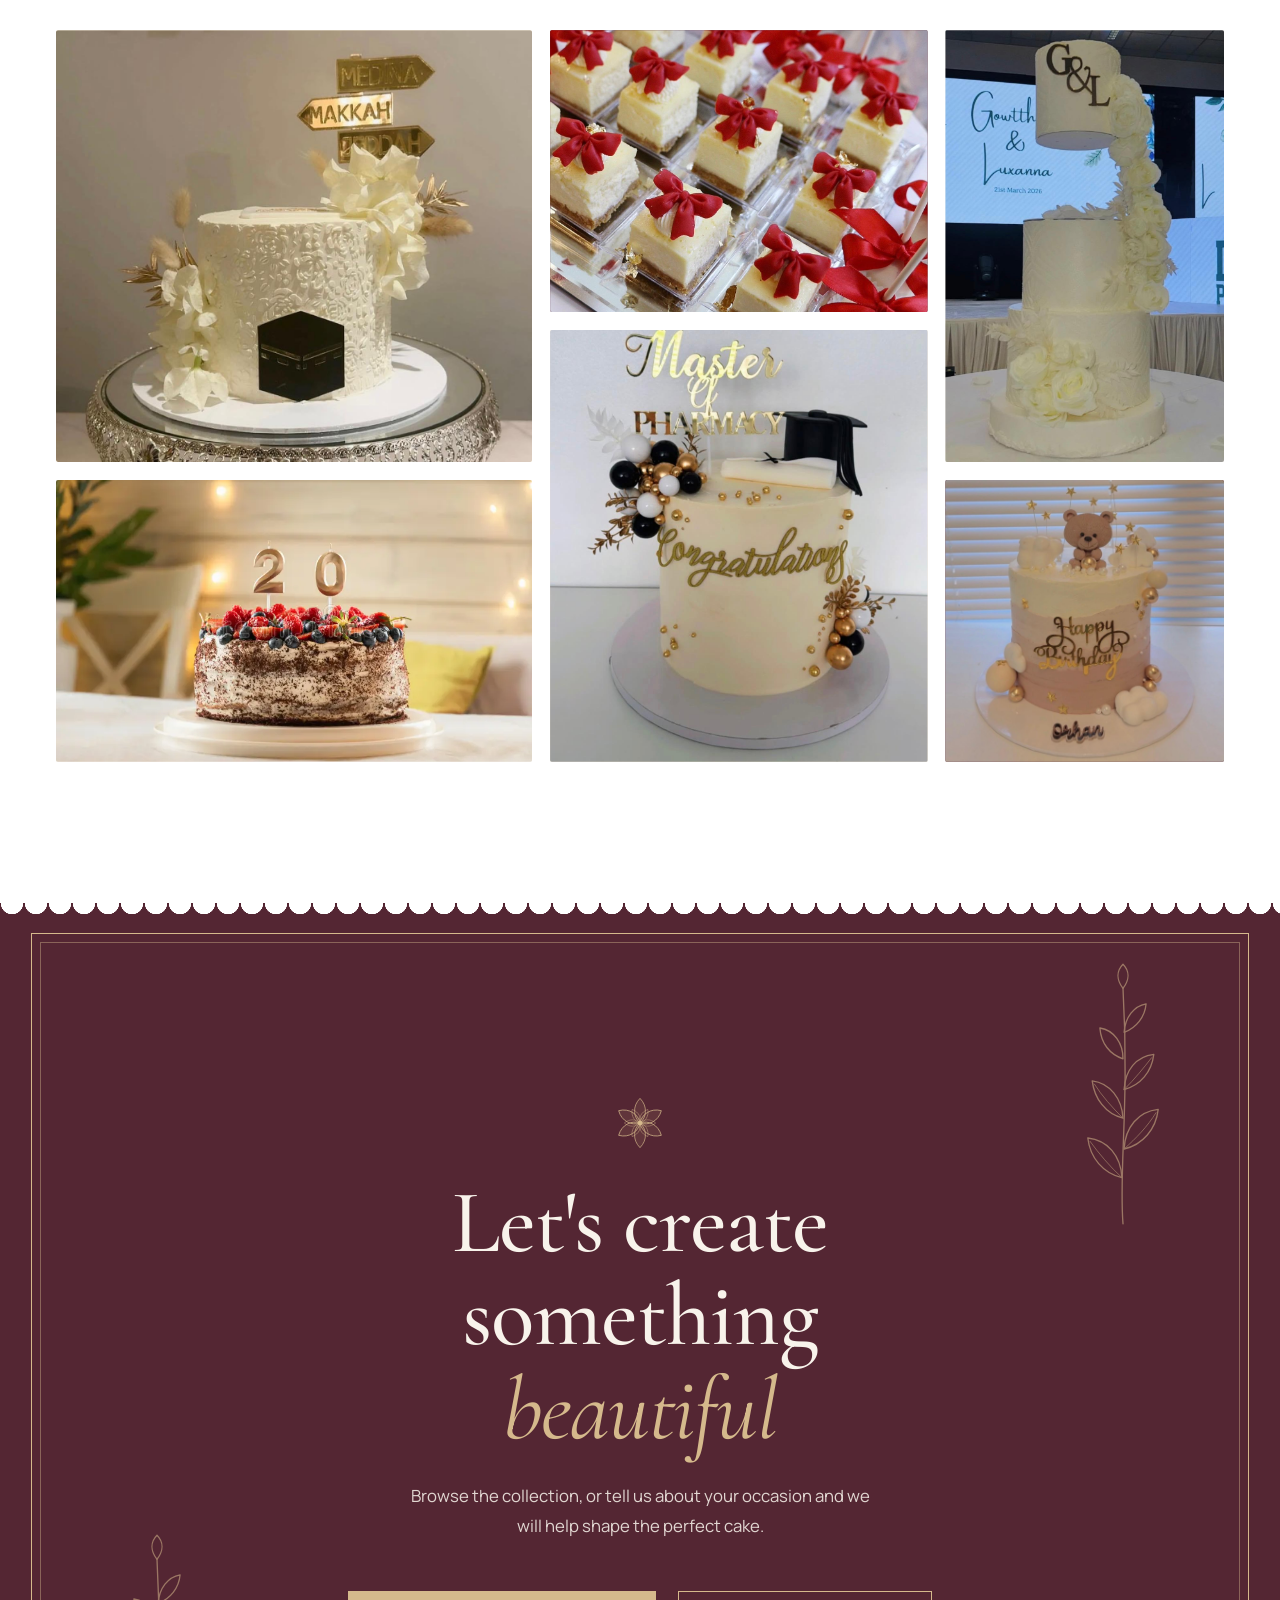
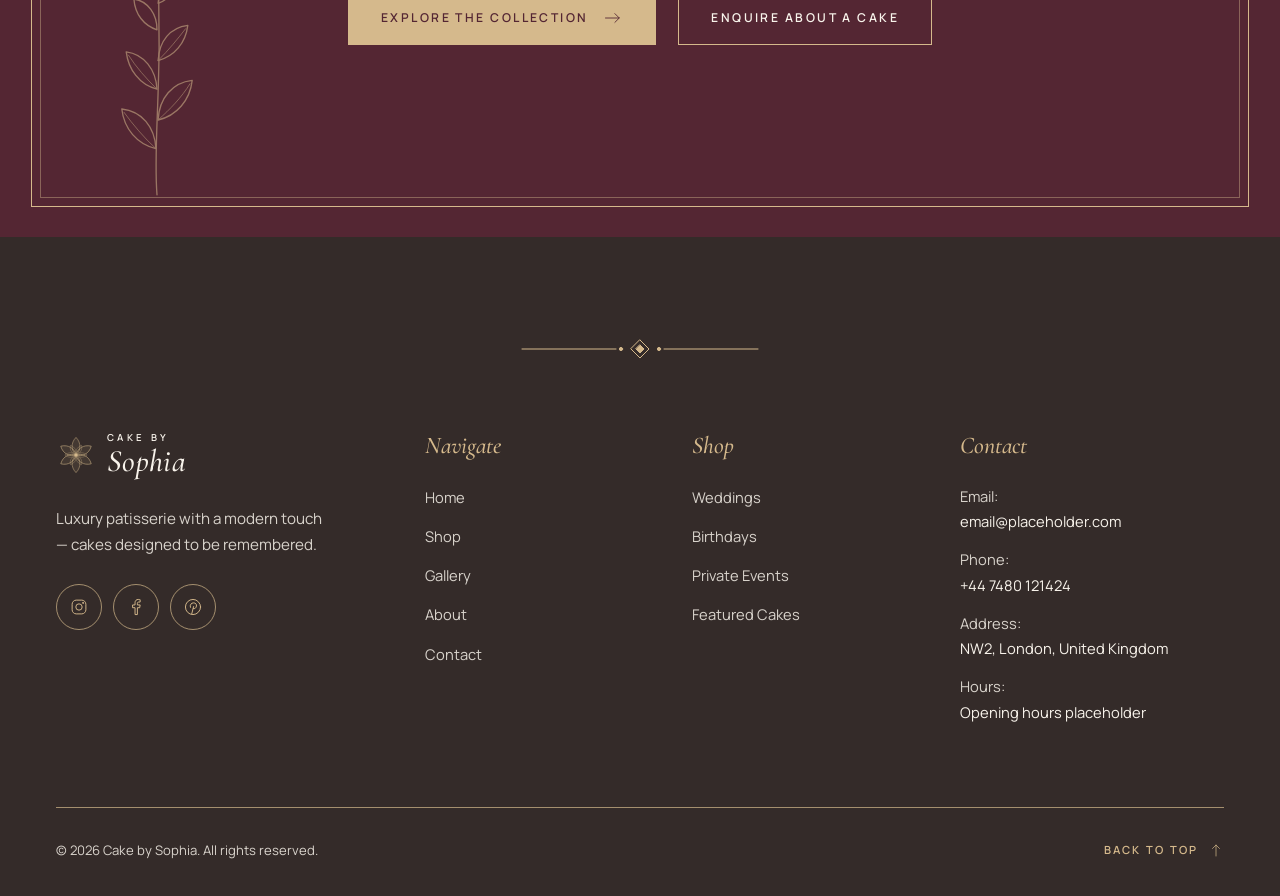
<file: home.html>
<!doctype html>
<html lang="en-GB">
  <head>
    <meta charset="utf-8" />
    <meta name="viewport" content="width=device-width, initial-scale=1" />
    <title>Cake by Sophia — Luxury Celebration Cakes</title>
    <meta
      name="description"
      content="Cake by Sophia creates elegant cakes for weddings, birthdays and private events. Explore the collection or enquire about your cake."
    />
    <meta name="theme-color" content="#F8F3EB" />
    <link
      rel="icon"
      href="data:image/svg+xml,%3Csvg xmlns='http://www.w3.org/2000/svg' viewBox='0 0 32 32'%3E%3Ccircle cx='16' cy='16' r='16' fill='%23542633'/%3E%3Ccircle cx='16' cy='16' r='6' fill='none' stroke='%23D5B98C' stroke-width='1.5'/%3E%3C/svg%3E"
    />

    <!-- Fonts: Cormorant Garamond (headings) + Manrope (body) -->
    <link rel="preconnect" href="https://fonts.googleapis.com" />
    <link rel="preconnect" href="https://fonts.gstatic.com" crossorigin />
    <link
      href="https://fonts.googleapis.com/css2?family=Cormorant+Garamond:ital,wght@0,400;0,500;0,600;1,400;1,500&amp;family=Manrope:wght@300;400;500;600;700&amp;display=swap"
      rel="stylesheet"
    />

    <link rel="stylesheet" href="home.css" />
    <script src="home.js" defer></script>
  </head>

  <!--
  ==========================================================================
  PLACEHOLDER NOTES (read before launch)
  --------------------------------------------------------------------------
  1. IMAGES: every cake picture on this page is an ORIGINAL SVG ILLUSTRATION
     used as a placeholder. None of them are Cake by Sophia products.
     To use a real photograph, replace the <svg class="photo__art"> inside a
     ".photo__media" with:
        <img class="photo__img" src="your-photo.jpg" alt="Describe the cake" loading="lazy">
     and delete the matching <figcaption class="photo__tag">.
  2. COPY: headings and short descriptions are neutral placeholder copy.
     Replace with Sophia's real story, flavours, ordering process, etc.
  3. PRODUCTS: names and prices are placeholders ("price placeholder").
  4. CONTACT + SOCIAL: footer details are placeholders.
  5. LINKS marked data-placeholder show a "coming soon" message because the
     Shop, Gallery and About pages are not built yet.
  ==========================================================================
-->

  <body>
    <a class="skip-link" href="#main">Skip to main content</a>

    <!-- ======================================================================
       SVG SPRITE — reusable decorations, icons and placeholder cake art
       ====================================================================== -->
    <svg
      class="sprite"
      aria-hidden="true"
      focusable="false"
      width="0"
      height="0"
    >
      <defs>
        <!-- Petal shapes used by the flower symbol -->
        <path id="petal" d="M50 50C38 40 36 20 50 6C64 20 62 40 50 50Z" />
        <path
          id="petal-inner"
          d="M50 50C43 43 42 32 50 22C58 32 57 43 50 50Z"
        />
      </defs>

      <!-- Botanical sprig (line art) -->
      <symbol id="sprig" viewBox="0 0 100 240">
        <g
          fill="none"
          stroke="currentColor"
          stroke-width="1.2"
          stroke-linecap="round"
          stroke-linejoin="round"
        >
          <path d="M50 238C46 190 56 130 50 24" />
          <path d="M49 196C32 192 20 178 18 160C36 162 48 176 49 196Z" />
          <path d="M49 196C38 186 28 174 20 163" stroke-width=".7" />
          <path d="M51 170C68 166 80 152 82 134C64 136 52 150 51 170Z" />
          <path d="M51 170C62 160 72 150 80 137" stroke-width=".7" />
          <path d="M50 142C34 138 24 124 22 108C38 110 49 124 50 142Z" />
          <path d="M50 142C40 132 31 122 24 111" stroke-width=".7" />
          <path d="M51 116C66 112 76 100 78 84C62 86 52 98 51 116Z" />
          <path d="M51 116C61 106 69 96 76 87" stroke-width=".7" />
          <path d="M50 88C38 84 30 74 29 60C42 62 50 74 50 88Z" />
          <path d="M51 64C62 60 70 50 71 38C60 40 52 50 51 64Z" />
          <path d="M50 24C44 16 44 8 50 2C56 8 56 16 50 24Z" />
        </g>
      </symbol>

      <!-- Flower (line art with a soft tint) -->
      <symbol id="flower" viewBox="0 0 100 100">
        <g
          fill="currentColor"
          fill-opacity=".1"
          stroke="currentColor"
          stroke-width="1.2"
          stroke-linejoin="round"
        >
          <use href="#petal" />
          <use href="#petal" transform="rotate(60 50 50)" />
          <use href="#petal" transform="rotate(120 50 50)" />
          <use href="#petal" transform="rotate(180 50 50)" />
          <use href="#petal" transform="rotate(240 50 50)" />
          <use href="#petal" transform="rotate(300 50 50)" />
        </g>
        <g
          fill="none"
          stroke="currentColor"
          stroke-width="1"
          stroke-linejoin="round"
          opacity=".7"
        >
          <use href="#petal-inner" transform="rotate(30 50 50)" />
          <use href="#petal-inner" transform="rotate(90 50 50)" />
          <use href="#petal-inner" transform="rotate(150 50 50)" />
          <use href="#petal-inner" transform="rotate(210 50 50)" />
          <use href="#petal-inner" transform="rotate(270 50 50)" />
          <use href="#petal-inner" transform="rotate(330 50 50)" />
        </g>
        <circle cx="50" cy="50" r="4" fill="currentColor" />
      </symbol>

      <!-- Section divider ornament -->
      <symbol id="divider" viewBox="0 0 240 24">
        <g
          fill="none"
          stroke="currentColor"
          stroke-width="1"
          stroke-linecap="round"
        >
          <path d="M2 12H96M144 12H238" />
          <path d="M120 3L129 12L120 21L111 12Z" />
          <path d="M120 8L124 12L120 16L116 12Z" fill="currentColor" />
          <circle cx="101" cy="12" r="1.6" fill="currentColor" />
          <circle cx="139" cy="12" r="1.6" fill="currentColor" />
        </g>
      </symbol>

      <!-- Line icons -->
      <symbol id="icon-basket" viewBox="0 0 32 32">
        <g
          fill="none"
          stroke="currentColor"
          stroke-width="1.4"
          stroke-linecap="round"
          stroke-linejoin="round"
        >
          <path d="M7 11h18l-1.6 15H8.6z" />
          <path d="M12 11V9a4 4 0 0 1 8 0v2" />
        </g>
      </symbol>
      <symbol id="icon-close" viewBox="0 0 32 32">
        <path
          d="M8 8l16 16M24 8L8 24"
          fill="none"
          stroke="currentColor"
          stroke-width="1.4"
          stroke-linecap="round"
        />
      </symbol>
      <symbol id="icon-arrow" viewBox="0 0 32 32">
        <path
          d="M4 16h22M19 9l7 7-7 7"
          fill="none"
          stroke="currentColor"
          stroke-width="1.4"
          stroke-linecap="round"
          stroke-linejoin="round"
        />
      </symbol>
      <symbol id="icon-design" viewBox="0 0 32 32">
        <g
          fill="none"
          stroke="currentColor"
          stroke-width="1.4"
          stroke-linecap="round"
          stroke-linejoin="round"
        >
          <path d="M7 25l1.2-5.6L21 6.6l4.4 4.4L12.6 23.8z" />
          <path d="M18.4 9.2l4.4 4.4" />
          <path d="M7 25l5.6-1.2" />
        </g>
      </symbol>
      <symbol id="icon-whisk" viewBox="0 0 32 32">
        <g
          fill="none"
          stroke="currentColor"
          stroke-width="1.4"
          stroke-linecap="round"
          stroke-linejoin="round"
        >
          <path d="M16 29v-9" />
          <path d="M16 20C8 18 8 9 16 3c8 6 8 15 0 17z" />
          <path d="M16 20c-4-4-4-11 0-17" />
          <path d="M16 20c4-4 4-11 0-17" />
        </g>
      </symbol>
      <symbol id="icon-leaf" viewBox="0 0 32 32">
        <g
          fill="none"
          stroke="currentColor"
          stroke-width="1.4"
          stroke-linecap="round"
          stroke-linejoin="round"
        >
          <path d="M6 26C6 12 14 6 26 6c0 12-6 20-20 20z" />
          <path d="M6 26L19 13" />
        </g>
      </symbol>
      <symbol id="icon-heart" viewBox="0 0 32 32">
        <path
          d="M16 27C6 19.500 4 13 8 9.500c3-2.600 7-1 8 2c1-3 5-4.600 8-2c4 3.500 2 10-8 17.500z"
          fill="none"
          stroke="currentColor"
          stroke-width="1.4"
          stroke-linejoin="round"
        />
      </symbol>
      <symbol id="icon-instagram" viewBox="0 0 32 32">
        <g fill="none" stroke="currentColor" stroke-width="1.4">
          <rect x="6" y="6" width="20" height="20" rx="6" />
          <circle cx="16" cy="16" r="4.6" />
          <circle cx="22" cy="10" r=".8" fill="currentColor" />
        </g>
      </symbol>
      <symbol id="icon-facebook" viewBox="0 0 32 32">
        <path
          d="M18 27V17h3.400l.6-4H18v-2.200c0-1.200.5-2 2-2h2V5.400C21.600 5.300 20.500 5 19.300 5 16.600 5 14.600 6.700 14.600 9.700V13H11v4h3.600v10z"
          fill="none"
          stroke="currentColor"
          stroke-width="1.4"
          stroke-linejoin="round"
        />
      </symbol>
      <symbol id="icon-pinterest" viewBox="0 0 32 32">
        <g
          fill="none"
          stroke="currentColor"
          stroke-width="1.4"
          stroke-linecap="round"
          stroke-linejoin="round"
        >
          <circle cx="16" cy="16" r="11" />
          <path d="M14.200 26l2.600-10.600" />
          <path
            d="M12.200 16.500c-1.200-3.800 1.400-6.500 4.600-6.500c3 0 4.600 2 4.200 4.600c-.4 2.800-2.400 4.400-4.400 3.800"
          />
        </g>
      </symbol>

      <!-- ---------- PLACEHOLDER CAKE ILLUSTRATIONS (not real products) ---------- -->

      <!-- Tiered wedding cake -->
      <symbol id="cake-tiered" viewBox="0 0 400 480">
        <path class="c-gold" d="M60 410h280l-14 14H74z" />
        <path class="c-gold" d="M176 424h48l8 22H168z" />
        <rect class="c-cake" x="80" y="320" width="240" height="90" rx="3" />
        <path class="c-pearl" d="M88 323H312" />
        <path class="c-gold-line" d="M80 366H320" />
        <rect class="c-cake" x="118" y="236" width="164" height="84" rx="3" />
        <path class="c-pearl" d="M126 239H274" />
        <path class="c-gold-line" d="M118 280H282" />
        <rect class="c-cake" x="152" y="164" width="96" height="72" rx="3" />
        <path class="c-pearl" d="M160 167H240" />
        <path class="c-gold-line" d="M152 206H248" />
        <use
          class="c-flower"
          href="#flower"
          x="86"
          y="340"
          width="54"
          height="54"
        />
        <use
          class="c-flower"
          href="#flower"
          x="262"
          y="334"
          width="46"
          height="46"
        />
        <use
          class="c-flower"
          href="#flower"
          x="204"
          y="250"
          width="40"
          height="40"
        />
        <use
          class="c-flower"
          href="#flower"
          x="128"
          y="252"
          width="30"
          height="30"
        />
        <use
          class="c-flower"
          href="#flower"
          x="176"
          y="176"
          width="34"
          height="34"
        />
        <use
          class="c-flower"
          href="#sprig"
          x="176"
          y="60"
          width="48"
          height="112"
        />
      </symbol>

      <!-- Two-layer cake with drip -->
      <symbol id="cake-layer" viewBox="0 0 400 480">
        <path class="c-gold" d="M50 410h300l-16 16H66z" />
        <rect class="c-cake" x="90" y="300" width="220" height="110" rx="4" />
        <path class="c-line c-faint" d="M90 338H310M90 372H310" />
        <rect class="c-cake" x="90" y="212" width="220" height="88" rx="4" />
        <path
          class="c-burg"
          d="M86 206Q86 194 98 194H302Q314 194 314 206V228c0 14-14 14-14 0v-4c0-10-12-10-12 0v22c0 16-16 16-16 0v-18c0-8-10-8-10 0v8c0 14-14 14-14 0v-14c0-8-12-8-12 0v26c0 16-16 16-16 0v-20c0-8-10-8-10 0v6c0 12-14 12-14 0v-4c0-8-12-8-12 0v10c0 10-12 10-12 0v-14c0-8-10-8-10 0H98Q86 226 86 218Z"
        />
        <circle class="c-gold" cx="132" cy="330" r="3" />
        <circle class="c-gold" cx="258" cy="352" r="2.500" />
        <circle class="c-gold" cx="190" cy="388" r="3" />
        <circle class="c-gold" cx="284" cy="322" r="2" />
        <circle class="c-burg" cx="150" cy="182" r="10" />
        <circle class="c-burg" cx="178" cy="174" r="12" />
        <circle class="c-gold" cx="204" cy="180" r="9" />
        <circle class="c-burg" cx="232" cy="176" r="11" />
        <use
          class="c-flower"
          href="#flower"
          x="248"
          y="150"
          width="46"
          height="46"
        />
        <use
          class="c-flower"
          href="#sprig"
          x="100"
          y="110"
          width="40"
          height="92"
        />
        <use
          class="c-flower"
          href="#flower"
          x="116"
          y="346"
          width="44"
          height="44"
        />
      </symbol>

      <!-- Tall single-tier cake with cascading blooms -->
      <symbol id="cake-tall" viewBox="0 0 400 480">
        <path class="c-gold" d="M70 420h260l-14 14H84z" />
        <rect class="c-cake" x="128" y="150" width="144" height="270" rx="4" />
        <path class="c-gold-line" d="M128 200H272M128 360H272" />
        <path class="c-pearl" d="M136 153H264" />
        <path
          class="c-line c-faint"
          d="M150 214V346M178 214V346M206 214V346M234 214V346M260 214V346"
        />
        <use
          class="c-flower"
          href="#flower"
          x="92"
          y="130"
          width="76"
          height="76"
        />
        <use
          class="c-flower"
          href="#flower"
          x="130"
          y="204"
          width="52"
          height="52"
        />
        <use
          class="c-flower"
          href="#flower"
          x="104"
          y="262"
          width="40"
          height="40"
        />
        <use
          class="c-flower"
          href="#flower"
          x="148"
          y="318"
          width="34"
          height="34"
        />
        <use
          class="c-flower"
          href="#sprig"
          x="206"
          y="40"
          width="46"
          height="112"
        />
        <circle class="c-gold" cx="236" cy="260" r="3" />
        <circle class="c-gold" cx="252" cy="296" r="2.500" />
        <circle class="c-gold" cx="226" cy="330" r="2" />
      </symbol>

      <!-- Cupcake (used inside the events illustration) -->
      <symbol id="cupcake" viewBox="0 0 100 120">
        <path class="c-burg" d="M20 62h60l-8 48H28z" />
        <path class="c-gold-line c-thin" d="M37 64l2 44M50 64v46M63 64l-2 44" />
        <path class="c-cake" d="M14 64q0-16 36-16t36 16z" />
        <path class="c-cake" d="M26 50q0-14 24-14t24 14z" />
        <path class="c-cake" d="M36 38q0-12 14-24 14 12 14 24z" />
        <circle class="c-burg" cx="50" cy="12" r="5" />
      </symbol>

      <!-- Private events: cupcake trio on a plate -->
      <symbol id="cake-events" viewBox="0 0 400 480">
        <use
          class="c-flower"
          href="#sprig"
          x="40"
          y="130"
          width="60"
          height="150"
        />
        <use
          class="c-flower"
          href="#sprig"
          x="300"
          y="130"
          width="60"
          height="150"
        />
        <path class="c-gold" d="M50 392h300l-16 16H66z" />
        <use href="#cupcake" x="70" y="268" width="110" height="132" />
        <use href="#cupcake" x="220" y="268" width="110" height="132" />
        <use href="#cupcake" x="140" y="196" width="120" height="144" />
        <use
          class="c-flower"
          href="#flower"
          x="176"
          y="120"
          width="48"
          height="48"
        />
      </symbol>

      <!-- Top-down close-up with floral wreath -->
      <symbol id="cake-closeup" viewBox="0 0 400 480">
        <circle class="c-ring" cx="200" cy="240" r="176" />
        <circle class="c-cake" cx="200" cy="240" r="136" />
        <circle class="c-pearl" cx="200" cy="240" r="120" />
        <circle class="c-line c-faint" cx="200" cy="240" r="92" />
        <use
          class="c-flower"
          href="#flower"
          x="260"
          y="218"
          width="44"
          height="44"
        />
        <use
          class="c-flower"
          href="#flower"
          x="237"
          y="277"
          width="40"
          height="40"
        />
        <use
          class="c-flower"
          href="#flower"
          x="178"
          y="302"
          width="44"
          height="44"
        />
        <use
          class="c-flower"
          href="#flower"
          x="118"
          y="277"
          width="40"
          height="40"
        />
        <use
          class="c-flower"
          href="#flower"
          x="96"
          y="218"
          width="44"
          height="44"
        />
        <use
          class="c-flower"
          href="#flower"
          x="118"
          y="159"
          width="40"
          height="40"
        />
        <use
          class="c-flower"
          href="#flower"
          x="178"
          y="134"
          width="44"
          height="44"
        />
        <use
          class="c-flower"
          href="#flower"
          x="237"
          y="159"
          width="40"
          height="40"
        />
        <use
          class="c-flower"
          href="#flower"
          x="160"
          y="200"
          width="80"
          height="80"
        />
      </symbol>
    </svg>

    <!-- ======================================================================
       A. NAVIGATION
       ====================================================================== -->
    <header class="site-header" id="site-header">
      <div class="site-header__inner">
        <a
          class="wordmark"
          href="#home"
          aria-label="Cake by Sophia — back to top"
        >
          <svg class="wordmark__mark" width="34" height="34" aria-hidden="true">
            <use href="#flower" />
          </svg>
          <span class="wordmark__text">
            <span class="wordmark__by">Cake by</span>
            <span class="wordmark__name">Sophia</span>
          </span>
        </a>

        <nav class="site-nav" id="site-nav" aria-label="Main navigation">
          <ul class="site-nav__list">
            <li><a class="site-nav__link" href="#home">Home</a></li>
            <li><a class="site-nav__link" href="#featured">Shop</a></li>
            <li><a class="site-nav__link" href="#gallery">Gallery</a></li>
            <li><a class="site-nav__link" href="#about">About</a></li>
            <li><a class="site-nav__link" href="#contact">Contact</a></li>
          </ul>
          <p class="site-nav__note">Weddings · Birthdays · Private Events</p>
        </nav>

        <div class="site-header__actions">
          <button
            class="icon-btn cart-btn"
            id="cart-toggle"
            type="button"
            aria-label="Open shopping basket"
            aria-expanded="false"
            aria-controls="cart-drawer"
          >
            <svg width="26" height="26" aria-hidden="true">
              <use href="#icon-basket" />
            </svg>
            <span class="cart-btn__count" id="cart-count" hidden>0</span>
          </button>
          <button
            class="burger"
            id="menu-toggle"
            type="button"
            aria-label="Open menu"
            aria-expanded="false"
            aria-controls="site-nav"
          >
            <span class="burger__line"></span>
            <span class="burger__line"></span>
          </button>
        </div>
      </div>
    </header>

    <main id="main">
      <!-- ====================================================================
         B. HERO
         ==================================================================== -->
      <section class="hero" id="home" aria-labelledby="hero-title">
        <div class="hero__pattern" aria-hidden="true"></div>

        <!-- Floating botanical decorations (outer wrapper = parallax, inner svg = float) -->
        <div
          class="deco deco--hero-left"
          data-parallax="0.06"
          aria-hidden="true"
        >
          <svg class="float float--slow" width="90" height="216">
            <use href="#sprig" />
          </svg>
        </div>
        <div
          class="deco deco--hero-right"
          data-parallax="-0.05"
          aria-hidden="true"
        >
          <svg class="float" width="70" height="168"><use href="#sprig" /></svg>
        </div>

        <div class="container hero__grid">
          <div class="hero__content">
            <p class="eyebrow hero__eyebrow">
              Patisserie · Weddings · Celebrations
            </p>

            <h1 class="hero__title" id="hero-title">
              <span class="line line--1"><span>Cakes designed</span></span>
              <span class="line line--2"
                ><span>to be <em>remembered</em></span></span
              >
            </h1>

            <p class="hero__lead">
              Cake by Sophia creates elegant, artful cakes for the days that
              matter most — from graceful wedding tiers to beautifully finished
              birthday centrepieces.
            </p>

            <div class="hero__actions">
              <a class="btn btn--primary" href="#featured">
                <span class="btn__label">Shop Now</span>
                <svg
                  class="btn__icon"
                  width="20"
                  height="20"
                  aria-hidden="true"
                >
                  <use href="#icon-arrow" />
                </svg>
              </a>
              <a class="link-arrow" href="#collections">
                <span>Explore Our Collection</span>
                <svg width="18" height="18" aria-hidden="true">
                  <use href="#icon-arrow" />
                </svg>
              </a>
            </div>

            <a
              class="hero__scroll"
              href="#about"
              aria-label="Scroll to the story"
            >
              <span class="hero__scroll-line"></span><span>Scroll</span>
            </a>
          </div>

          <div class="hero__visual">
            <!-- Rotating text badge -->
            <div class="badge" aria-hidden="true">
              <svg class="badge__ring" viewBox="0 0 120 120">
                <path
                  id="badge-path"
                  d="M60 60m-44 0a44 44 0 1 1 88 0a44 44 0 1 1-88 0"
                  fill="none"
                />
                <text class="badge__text">
                  <textPath
                    href="#badge-path"
                    textLength="272"
                    lengthAdjust="spacing"
                  >
                    CAKE BY SOPHIA · MADE FOR CELEBRATIONS ·
                  </textPath>
                </text>
              </svg>
              <svg class="badge__flower" width="40" height="40">
                <use href="#flower" />
              </svg>
            </div>

            <!-- Main arched image (PLACEHOLDER illustration) -->
            <figure
              class="photo photo--arch hero__photo-main reveal reveal--image delay-2"
            >
              <div class="photo__media tone-champagne">
                <img
    src="images/hc-1.jpeg"
    class="photo__img"
    alt="Elegant wedding cake"
    loading="lazy"
  />
                  <use href="#cake-tiered" />
               
              </div>
            </figure>

            <!-- Small circular detail (PLACEHOLDER illustration) -->
            <figure
              class="photo photo--round hero__photo-small reveal reveal--image delay-4"
            >
              <div class="photo__media tone-burgundy">
              <img
    src="images/hc-2.jpeg"
    class="photo__img"
    alt="Elegant wedding cake"
    loading="lazy"
  />
                  <use href="#cake-closeup" />
                
              </div>
            </figure>
          </div>
        </div>
      </section>

      <!-- ====================================================================
         C. BRAND INTRODUCTION -- OUR STORY
         ==================================================================== -->
      <section
        class="intro section section--white"
        id="about"
        aria-labelledby="intro-title"
      >
        <div class="container intro__grid">
          <div class="intro__visual">
            <figure
              class="photo photo--rect intro__photo-main reveal reveal--image"
            >
              <div class="photo__media tone-ivory">
                <img
    src="images/c28.jpeg"
    class="photo__img"
    alt="Elegant wedding cake"
    loading="lazy"
  />
                  <use href="#cake-layer" />
                </svg>
               
              </div>
            </figure>

            <figure
              class="photo photo--round intro__photo-small reveal reveal--image delay-3"
            >
              <div class="photo__media tone-champagne">
               <img
    src="images/c29.jpeg"
    class="photo__img"
    alt="Elegant wedding cake"
    loading="lazy"
  />
                  <use href="#cake-tall" />
                </svg>
              </div>
            </figure>

            <p class="intro__vertical" aria-hidden="true">
              Patisserie &amp; Celebration Cakes
            </p>

            <div
              class="deco deco--intro"
              data-parallax="-0.04"
              aria-hidden="true"
            >
              <svg class="float float--slow" width="64" height="64">
                <use href="#flower" />
              </svg>
            </div>
          </div>

          <div class="intro__content">
            <p class="eyebrow reveal">Our Story</p>
            <h2 class="display reveal delay-1" id="intro-title">
              A patisserie where <em>art</em> meets celebration
            </h2>
            <svg
              class="ornament reveal delay-2"
              width="160"
              height="16"
              aria-hidden="true"
            >
              <use href="#divider" />
            </svg>
            <p class="intro__text reveal delay-2">
              Cake by Sophia is a cake studio built around beauty, care and the
              small details that turn a dessert into a moment. Every design
              begins with your occasion, your style and your taste.
            </p>
            <p class="intro__text reveal delay-3">
              This introduction is placeholder copy. Replace it with Sophia's
              own story, her inspirations and the way she works with each
              client.
            </p>
            <p class="signature reveal delay-3" aria-label="Signed, Sophia">
              Sophia
            </p>
            <a
              class="link-arrow reveal delay-4"
              href="#"
              data-placeholder="The About page is coming soon."
            >
              <span>Meet Sophia</span>
              <svg width="18" height="18" aria-hidden="true">
                <use href="#icon-arrow" />
              </svg>
            </a>
          </div>
        </div>
      </section>

      <!-- ====================================================================
         D. FEATURED CAKES
         ==================================================================== -->
      <section
        class="featured section"
        id="featured"
        aria-labelledby="featured-title"
      >
        <div class="featured__pattern" aria-hidden="true"></div>
        <div class="container">
          <header class="section-head section-head--split">
            <div>
              <p class="eyebrow reveal">The Shop</p>
              <h2 class="display reveal delay-1" id="featured-title">
                Featured <em>cakes</em>
              </h2>
            </div>
            <p class="section-head__text reveal delay-2">
              A small selection to set the tone. Product names, categories and
              prices below are placeholders.
            </p>
          </header>

          <div class="featured__grid">
            <!-- Product 1 -->
            <article class="product product--one">
              <figure class="photo photo--rect reveal reveal--image">
                <div class="photo__media tone-ivory">
                 <div class="photo__media tone-ivory">
  <img
    src="images/c25.jpeg"
    class="photo__img"
    alt="Elegant wedding cake"
    loading="lazy"
  />
</div>
                    <use href="#cake-tiered" />
                 
                
                </div>
                <span class="product__index" aria-hidden="true">01</span>
              </figure>
              <div class="product__info reveal delay-1">
                <p class="product__category">Weddings</p>
                <h3 class="product__name">Rose Garden Tiers</h3>
                <p class="product__price">£ — <span>price placeholder</span></p>
                <a
                  class="link-arrow"
                  href="#"
                  data-placeholder="Product pages are coming soon."
                  aria-label="View product: Rose Garden Tiers (placeholder)"
                >
                  <span>View Product</span>
                  <svg width="18" height="18" aria-hidden="true">
                    <use href="#icon-arrow" />
                  </svg>
                </a>
              </div>
            </article>

            <!-- Product 2 -->
            <article class="product product--two">
              <figure class="photo photo--wide reveal reveal--image delay-1">
                <div class="photo__media tone-burgundy">
                  <img
    src="images/c5.jpeg"
    class="photo__img"
    alt="Elegant wedding cake"
    loading="lazy"
  />
                    <use href="#cake-layer" />
                  </svg>
                 
                </div>
                <span class="product__index" aria-hidden="true">02</span>
              </figure>
              <div class="product__info reveal delay-2">
                <p class="product__category">Birthdays</p>
                <h3 class="product__name">Burgundy Drip Celebration</h3>
                <p class="product__price">£ — <span>price placeholder</span></p>
                <a
                  class="link-arrow"
                  href="#"
                  data-placeholder="Product pages are coming soon."
                  aria-label="View product: Burgundy Drip Celebration (placeholder)"
                >
                  <span>View Product</span>
                  <svg width="18" height="18" aria-hidden="true">
                    <use href="#icon-arrow" />
                  </svg>
                </a>
              </div>
            </article>

            <!-- Product 3 -->
            <article class="product product--three">
              <figure class="photo photo--wide reveal reveal--image">
                <div class="photo__media tone-champagne">
                  <img
    src="images/c26.jpeg"
    class="photo__img"
    alt="Elegant wedding cake"
    loading="lazy"
  />
                    <use href="#cake-closeup" />
               
                </div>
                <span class="product__index" aria-hidden="true">03</span>
              </figure>
              <div class="product__info reveal delay-1">
                <p class="product__category">Celebration Cakes</p>
                <h3 class="product__name">Floral Wreath Cake</h3>
                <p class="product__price">£ — <span>price placeholder</span></p>
                <a
                  class="link-arrow"
                  href="#"
                  data-placeholder="Product pages are coming soon."
                  aria-label="View product: Floral Wreath Cake (placeholder)"
                >
                  <span>View Product</span>
                  <svg width="18" height="18" aria-hidden="true">
                    <use href="#icon-arrow" />
                  </svg>
                </a>
              </div>
            </article>

            <!-- Product 4 -->
            <article class="product product--four">
              <figure class="photo photo--rect reveal reveal--image delay-1">
                <div class="photo__media tone-white">
                                 <img
    src="images/c27.jpeg"
    class="photo__img"
    alt="Elegant wedding cake"
    loading="lazy"
  />
                    <use href="#cake-tall" />
                  </svg>
                 
                </div>
                <span class="product__index" aria-hidden="true">04</span>
              </figure>
              <div class="product__info reveal delay-2">
                <p class="product__category">Private Events</p>
                <h3 class="product__name">Cascading Bloom Cake</h3>
                <p class="product__price">£ — <span>price placeholder</span></p>
                <a
                  class="link-arrow"
                  href="#"
                  data-placeholder="Product pages are coming soon."
                  aria-label="View product: Cascading Bloom Cake (placeholder)"
                >
                  <span>View Product</span>
                  <svg width="18" height="18" aria-hidden="true">
                    <use href="#icon-arrow" />
                  </svg>
                </a>
              </div>
            </article>
          </div>
        </div>
      </section>

      <!-- ====================================================================
         E. OUR COLLECTIONS
         ==================================================================== -->
      <section
        class="collections section section--burgundy"
        id="collections"
        aria-labelledby="collections-title"
      >
        <div class="scallop" aria-hidden="true"></div>
        <div class="container">
          <header class="section-head section-head--center">
            <p class="eyebrow eyebrow--gold reveal">Our Collections</p>
            <h2
              class="display display--light reveal delay-1"
              id="collections-title"
            >
              Made for every <em>occasion</em>
            </h2>
            <svg
              class="ornament ornament--gold reveal delay-2"
              width="180"
              height="18"
              aria-hidden="true"
            >
              <use href="#divider" />
            </svg>
          </header>

          <div class="collections__list">
            <!-- Weddings: arched frame -->
            <article class="collection collection--weddings reveal">
              <div class="collection__media tone-ivory">
                <img
                  src="images/c14.jpeg"
                  class="photo__art"
                  viewBox="0 0 400 480"
                  preserveAspectRatio="xMidYMid meet"
                  role="img"
                  aria-label="Placeholder illustration of a tiered wedding cake"
                />
                <use href="#cake-tiered" />
              </div>
              <div class="collection__body">
                <span class="collection__numeral" aria-hidden="true">I</span>
                <h3 class="collection__title">Weddings</h3>
                <p class="collection__text">
                  Graceful tiers and delicate floral details, designed around
                  your day.
                </p>
                <a
                  class="collection__link"
                  href="#"
                  data-placeholder="The Weddings collection page is coming soon."
                >
                  <span>Explore Weddings</span>
                  <svg width="18" height="18" aria-hidden="true">
                    <use href="#icon-arrow" />
                  </svg>
                </a>
              </div>
            </article>

            <!-- Birthdays: oval frame -->
            <article class="collection collection--birthdays reveal delay-1">
              <div class="collection__media tone-champagne">
                <img
                  src="images/c16.jpeg"
                  class="photo__art"
                  viewBox="0 0 400 480"
                  preserveAspectRatio="xMidYMid meet"
                  role="img"
                  aria-label="Placeholder illustration of a tiered wedding cake"
                />
                <use href="#cake-layer" />
              </div>
              <div class="collection__body">
                <span class="collection__numeral" aria-hidden="true">II</span>
                <h3 class="collection__title">Birthdays</h3>
                <p class="collection__text">
                  Artful centrepieces with personality, colour and a little
                  sparkle.
                </p>
                <a
                  class="collection__link"
                  href="#"
                  data-placeholder="The Birthdays collection page is coming soon."
                >
                  <span>Explore Birthdays</span>
                  <svg width="18" height="18" aria-hidden="true">
                    <use href="#icon-arrow" />
                  </svg>
                </a>
              </div>
            </article>

            <!-- Private Events: double-line rectangle -->
            <article class="collection collection--events reveal delay-2">
              <div class="collection__media tone-white">
                <img
                  src="images/c15.jpeg"
                  class="photo__art"
                  viewBox="0 0 400 480"
                  preserveAspectRatio="xMidYMid meet"
                  role="img"
                  aria-label="Placeholder illustration of a tiered wedding cake"
                />
                <use href="#cake-events" />
              </div>
              <div class="collection__body">
                <span class="collection__numeral" aria-hidden="true">III</span>
                <h3 class="collection__title">Private Events</h3>
                <p class="collection__text">
                  Elegant sweet tables and signature cakes for gatherings of
                  every size.
                </p>
                <a
                  class="collection__link"
                  href="#"
                  data-placeholder="The Private Events collection page is coming soon."
                >
                  <span>Explore Private Events</span>
                  <svg width="18" height="18" aria-hidden="true">
                    <use href="#icon-arrow" />
                  </svg>
                </a>
              </div>
            </article>
          </div>
        </div>
      </section>

      <!-- ====================================================================
         F. WHY CHOOSE US  (neutral placeholder copy — no claims)
         ==================================================================== -->
      <section class="why section" id="why" aria-labelledby="why-title">
        <div class="container why__grid">
          <header class="why__head">
            <p class="eyebrow reveal">The Cake by Sophia Way</p>
            <h2 class="display reveal delay-1" id="why-title">
              Why choose <em>Cake by Sophia</em>
            </h2>
            <p class="why__intro reveal delay-2">
              Four qualities that shape every cake. Descriptions are placeholder
              copy to be confirmed by the business.
            </p>
            <div class="deco deco--why" data-parallax="0.05" aria-hidden="true">
              <svg class="float float--slow" width="84" height="200">
                <use href="#sprig" />
              </svg>
            </div>
          </header>

          <ul class="why__list">
            <li class="quality reveal">
              <span class="quality__icon"
                ><svg width="34" height="34" aria-hidden="true">
                  <use href="#icon-design" /></svg
              ></span>
              <h3 class="quality__title">Bespoke Design</h3>
              <p class="quality__text">
                Each cake is shaped around your occasion, your colours and your
                personal style.
              </p>
            </li>
            <li class="quality reveal delay-1">
              <span class="quality__icon"
                ><svg width="34" height="34" aria-hidden="true">
                  <use href="#icon-whisk" /></svg
              ></span>
              <h3 class="quality__title">Crafted with Care</h3>
              <p class="quality__text">
                Attention to detail in every layer, finish and decorative touch.
              </p>
            </li>
            <li class="quality reveal delay-2">
              <span class="quality__icon"
                ><svg width="34" height="34" aria-hidden="true">
                  <use href="#icon-leaf" /></svg
              ></span>
              <h3 class="quality__title">Thoughtful Flavours</h3>
              <p class="quality__text">
                A considered flavour selection that tastes as lovely as the cake
                looks.
              </p>
            </li>
            <li class="quality reveal delay-3">
              <span class="quality__icon"
                ><svg width="34" height="34" aria-hidden="true">
                  <use href="#icon-heart" /></svg
              ></span>
              <h3 class="quality__title">Personal Service</h3>
              <p class="quality__text">
                A friendly, attentive conversation from first idea to finished
                cake.
              </p>
            </li>
          </ul>
        </div>
      </section>

      <!-- ====================================================================
         G. GALLERY PREVIEW
         ==================================================================== -->
      <section
        class="gallery section section--white"
        id="gallery"
        aria-labelledby="gallery-title"
      >
        <div class="container">
          <header class="section-head section-head--split">
            <div>
              <p class="eyebrow reveal">The Gallery</p>
              <h2 class="display reveal delay-1" id="gallery-title">
                A glimpse of <em>our work</em>
              </h2>
            </div>
            <a
              class="link-arrow reveal delay-2"
              href="#"
              data-placeholder="The full Gallery page is coming soon."
            >
              <span>View Full Gallery</span>
              <svg width="18" height="18" aria-hidden="true">
                <use href="#icon-arrow" />
              </svg>
            </a>
          </header>

          <div class="gallery__mosaic">
            <figure class="tile tile--a reveal reveal--image">
              <div class="tile__media tone-champagne">
               <div class="tile__media tone-champagne">
  <img
    src="images/c21.jpeg"
    class="photo__img"
    alt="Elegant wedding cake"
    loading="lazy"
  />
</div>
                <use href="#cake-tiered" />
              </div>
              <figcaption class="tile__caption">
                <span>Private Events</span>
              </figcaption>
            </figure>
            <figure class="tile tile--b reveal reveal--image delay-1">
              <div class="tile__media tone-burgundy">
  <img
    src="images/c19.jpeg"
    class="photo__img"
    alt="Close-up of a beautifully decorated cake"
    loading="lazy"
  />
</div>
              <figcaption class="tile__caption">
                <span>Close-ups</span>
              </figcaption>
            </figure>
            <figure class="tile tile--c reveal reveal--image delay-2">
              <div class="tile__media tone-ivory">
                 <img
                  src="images/c18.jpeg"
                  class="photo__art"
                  viewBox="0 0 400 480"
                  style="object-fit: cover"
                  preserveAspectRatio="xMidYMid meet"
                  role="img"
                  aria-label="Placeholder illustration of a tiered wedding cake"
                />
                 
                </svg>
              </div>
              <figcaption class="tile__caption">
                <span>Weddings</span
                >
              </figcaption>
            </figure>
            <figure class="tile tile--d reveal reveal--image delay-1">
              <div class="tile__media tone-champagne">
                 <img
                  src="images/c24.jpeg"
                  class="photo__art"
                  viewBox="0 0 400 480"
                  style="object-fit: cover"
                  preserveAspectRatio="xMidYMid meet"
                  role="img"
                  aria-label="Placeholder illustration of a tiered wedding cake"
                />
                  <use href="#cake-events" />
              </div>
              <figcaption class="tile__caption">
                <span>Private Events</span
                >
              </figcaption>
            </figure>
            <figure class="tile tile--e reveal reveal--image">
              <div class="tile__media tone-ivory">
                <img
                  src="images/c23.webp"
                  class="photo__art"
                  viewBox="0 0 400 480"
                  style="object-fit: cover"
                  preserveAspectRatio="xMidYMid meet"
                  role="img"
                  aria-label="Placeholder illustration of a tiered wedding cake"
                />
              </div>
              <figcaption class="tile__caption">
                <span>Birthdays</span
                >
              </figcaption>
            </figure>
            <figure class="tile tile--f reveal reveal--image delay-2">
              <div class="tile__media tone-burgundy">
               <img
                  src="images/c20.jpeg"
                  class="photo__art"
                  viewBox="0 0 400 480"
                  style="object-fit: cover"
                  preserveAspectRatio="xMidYMid meet"
                  role="img"
                  aria-label="Placeholder illustration of a tiered wedding cake"
                />
                  <use href="#cake-tiered" />
               
              </div>
              <figcaption class="tile__caption">
                <span>BIRTHDAYS</span>
              </figcaption>
            </figure>
          </div>
        </div>
      </section>

      <!-- ====================================================================
         H. CALL TO ACTION
         ==================================================================== -->
      <section
        class="cta section section--burgundy"
        id="enquire"
        aria-labelledby="cta-title"
      >
        <div class="scallop scallop--white" aria-hidden="true"></div>
        <div class="cta__frame" aria-hidden="true"></div>
        <div
          class="deco deco--cta-left"
          data-parallax="0.05"
          aria-hidden="true"
        >
          <svg class="float float--slow" width="110" height="264">
            <use href="#sprig" />
          </svg>
        </div>
        <div
          class="deco deco--cta-right"
          data-parallax="-0.05"
          aria-hidden="true"
        >
          <svg class="float" width="110" height="264">
            <use href="#sprig" />
          </svg>
        </div>

        <div class="container cta__inner">
          <svg
            class="cta__flower reveal"
            width="56"
            height="56"
            aria-hidden="true"
          >
            <use href="#flower" />
          </svg>
          <h2
            class="display display--light display--xl reveal delay-1"
            id="cta-title"
          >
            Let's create something <em>beautiful</em>
          </h2>
          <p class="cta__text reveal delay-2">
            Browse the collection, or tell us about your occasion and we will
            help shape the perfect cake.
          </p>
          <div class="cta__actions reveal delay-3">
            <a class="btn btn--gold" href="#featured">
              <span class="btn__label">Explore the Collection</span>
              <svg class="btn__icon" width="20" height="20" aria-hidden="true">
                <use href="#icon-arrow" />
              </svg>
            </a>
            <a class="btn btn--outline-light" href="#contact">
              <span class="btn__label">Enquire About a Cake</span>
            </a>
          </div>
        </div>
      </section>
    </main>

    <!-- ======================================================================
       I. FOOTER
       ====================================================================== -->
    <footer class="site-footer" id="contact">
      <div class="container">
        <svg
          class="site-footer__divider"
          width="240"
          height="24"
          aria-hidden="true"
        >
          <use href="#divider" />
        </svg>

        <div class="site-footer__grid">
          <div class="site-footer__brand">
            <a
              class="wordmark wordmark--light"
              href="#home"
              aria-label="Cake by Sophia — back to top"
            >
              <svg
                class="wordmark__mark"
                width="40"
                height="40"
                aria-hidden="true"
              >
                <use href="#flower" />
              </svg>
              <span class="wordmark__text">
                <span class="wordmark__by">Cake by</span>
                <span class="wordmark__name">Sophia</span>
              </span>
            </a>
            <p class="site-footer__tagline">
              Luxury patisserie with a modern touch — cakes designed to be
              remembered.
            </p>
            <ul class="social" aria-label="Social media (placeholders)">
              <li>
                <a
                  class="social__link"
                  href="https://www.instagram.com/cake_by_sophia/"
                 
                  aria-label="Instagram (placeholder)"
                  ><svg width="22" height="22" aria-hidden="true">
                    <use href="#icon-instagram" /></svg
                ></a>
              </li>
              <li>
                <a
                  class="social__link"
                  href="#"
                  data-placeholder="Facebook link placeholder — add the real page URL."
                  aria-label="Facebook (placeholder)"
                  ><svg width="22" height="22" aria-hidden="true">
                    <use href="#icon-facebook" /></svg
                ></a>
              </li>
              <li>
                <a
                  class="social__link"
                  href="#"
                  data-placeholder="Pinterest link placeholder — add the real profile URL."
                  aria-label="Pinterest (placeholder)"
                  ><svg width="22" height="22" aria-hidden="true">
                    <use href="#icon-pinterest" /></svg
                ></a>
              </li>
            </ul>
          </div>

          <nav class="site-footer__col" aria-label="Footer navigation">
            <h2 class="site-footer__heading">Navigate</h2>
            <ul>
              <li><a href="#home">Home</a></li>
              <li><a href="#featured">Shop</a></li>
              <li><a href="#gallery">Gallery</a></li>
              <li><a href="#about">About</a></li>
              <li><a href="#contact">Contact</a></li>
            </ul>
          </nav>

          <nav class="site-footer__col" aria-label="Shop categories">
            <h2 class="site-footer__heading">Shop</h2>
            <ul>
              <li><a href="#collections">Weddings</a></li>
              <li><a href="#collections">Birthdays</a></li>
              <li><a href="#collections">Private Events</a></li>
              <li><a href="#featured">Featured Cakes</a></li>
            </ul>
          </nav>

          <div class="site-footer__col">
            <h2 class="site-footer__heading">Contact</h2>
            <ul class="site-footer__contact">
              <li>Email: <span>email@placeholder.com</span></li>
              <li>Phone: <span>+44 7480 121424</span></li>
              <li>Address: <span>NW2, London, United Kingdom</span></li>
              <li>Hours: <span>Opening hours placeholder</span></li>
            </ul>
          </div>
        </div>

        <div class="site-footer__bottom">
          <p>
            © <span id="year">2026</span> Cake by Sophia. All rights reserved.
          </p>
          <a class="site-footer__top" href="#home"
            >Back to top
            <svg width="16" height="16" aria-hidden="true">
              <use href="#icon-arrow" /></svg
          ></a>
        </div>
      </div>
    </footer>

    <!-- ======================================================================
       SHOPPING BASKET DRAWER (interface shell — no checkout yet)
       ====================================================================== -->
    <div class="drawer-overlay" id="drawer-overlay"></div>
    <aside
      class="drawer"
      id="cart-drawer"
      aria-labelledby="cart-title"
      aria-hidden="true"
    >
      <div class="drawer__head">
        <h2 class="drawer__title" id="cart-title">Your Basket</h2>
        <button
          class="icon-btn"
          id="cart-close"
          type="button"
          aria-label="Close basket"
        >
          <svg width="26" height="26" aria-hidden="true">
            <use href="#icon-close" />
          </svg>
        </button>
      </div>
      <div class="drawer__body">
        <svg class="drawer__flower" width="72" height="72" aria-hidden="true">
          <use href="#flower" />
        </svg>
        <p class="drawer__empty-title">Your basket is empty</p>
        <p class="drawer__empty-text">
          Cakes you add will appear here. Shopping and checkout will be added in
          a later stage.
        </p>
        <a class="btn btn--primary" href="#featured" id="cart-explore">
          <span class="btn__label">Explore the Collection</span>
          <svg class="btn__icon" width="20" height="20" aria-hidden="true">
            <use href="#icon-arrow" />
          </svg>
        </a>
      </div>
    </aside>

    <!-- Small message bar used for "coming soon" links -->
    <div class="toast" id="toast" role="status" aria-live="polite"></div>
  </body>
</html>
</file>
<file: style.css>
/* ==========================================================================
   CAKE BY SOPHIA — HOMEPAGE STYLES
   --------------------------------------------------------------------------
   Contents
   01. Design tokens
   02. Base + accessibility
   03. Layout helpers + typography
   04. Buttons + links
   05. Decorative components (photo frames, ornaments, floating SVGs)
   06. Navigation
   07. Hero
   08. Brand introduction
   09. Featured cakes
   10. Collections
   11. Why choose us
   12. Gallery
   13. Call to action
   14. Footer
   15. Basket drawer + toast
   16. Scroll reveal animations
   17. Responsive
   18. Reduced motion
   ========================================================================== */

/* ==========================================================================
   01. DESIGN TOKENS
   ========================================================================== */
:root {
  /* Official palette */
  --ivory: #f8f3eb;
  --burgundy: #542633;
  --gold: #d5b98c;
  --espresso: #342b29;
  --white: #ffffff;

  /* Tints made only from the palette above */
  --gold-soft: color-mix(in srgb, var(--gold) 32%, var(--ivory));
  --gold-line: color-mix(in srgb, var(--gold) 70%, transparent);
  --burgundy-line: color-mix(in srgb, var(--burgundy) 18%, transparent);
  --ivory-glass: color-mix(in srgb, var(--ivory) 88%, transparent);

  /* Typography */
  --font-heading:
    "Cormorant Garamond", "Cormorant", Georgia, "Times New Roman", serif;
  --font-body:
    "Manrope", system-ui, -apple-system, "Segoe UI", Roboto, sans-serif;

  /* Layout */
  --container: 1240px;
  --gutter: clamp(20px, 5vw, 56px);
  --header-height: 84px;

  /* Motion */
  --ease: cubic-bezier(0.22, 0.8, 0.24, 1);
}

/* ==========================================================================
   02. BASE + ACCESSIBILITY
   ========================================================================== */
*,
*::before,
*::after {
  box-sizing: border-box;
}

html {
  scroll-behavior: smooth;
  scroll-padding-top: calc(var(--header-height) - 10px);
  -webkit-text-size-adjust: 100%;
}

body {
  margin: 0;
  background: var(--ivory);
  color: var(--espresso);
  font-family: var(--font-body);
  font-size: 1rem;
  font-weight: 400;
  line-height: 1.75;
  overflow-x: hidden;
  -webkit-font-smoothing: antialiased;
  text-rendering: optimizeLegibility;
}

body.is-locked {
  overflow: hidden;
}

h1,
h2,
h3,
h4,
p,
ul,
figure {
  margin: 0;
}

ul {
  padding: 0;
  list-style: none;
}

img,
svg {
  display: block;
  max-width: 100%;
}

a {
  color: inherit;
  text-decoration: none;
}

button {
  font: inherit;
  color: inherit;
  cursor: pointer;
}

::selection {
  background: var(--gold);
  color: var(--burgundy);
}

:focus-visible {
  outline: 2px solid var(--burgundy);
  outline-offset: 4px;
}

.section--burgundy :focus-visible,
.site-footer :focus-visible,
.site-nav :focus-visible {
  outline-color: var(--gold);
}

/* Hidden sprite that holds reusable SVG symbols */
.sprite {
  position: absolute;
  width: 0;
  height: 0;
  overflow: hidden;
}

.skip-link {
  position: fixed;
  top: 12px;
  left: 12px;
  z-index: 200;
  padding: 0.8rem 1.2rem;
  background: var(--burgundy);
  color: var(--ivory);
  font-size: 0.85rem;
  transform: translateY(-200%);
  transition: transform 0.3s var(--ease);
}

.skip-link:focus {
  transform: translateY(0);
}

/* ==========================================================================
   03. LAYOUT HELPERS + TYPOGRAPHY
   ========================================================================== */
.container {
  position: relative;
  z-index: 2;
  width: 100%;
  max-width: calc(var(--container) + var(--gutter) * 2);
  margin-inline: auto;
  padding-inline: var(--gutter);
}

.section {
  position: relative;
  padding-block: clamp(84px, 11vw, 160px);
  overflow: hidden;
}

.section--white {
  background: var(--white);
}

.section--burgundy {
  background: var(--burgundy);
  color: var(--ivory);
}

/* Small uppercase label with a champagne rule */
.eyebrow {
  display: inline-flex;
  align-items: center;
  gap: 0.9rem;
  margin-bottom: 1.4rem;
  color: var(--burgundy);
  font-size: 0.72rem;
  font-weight: 600;
  letter-spacing: 0.28em;
  text-transform: uppercase;
}

.eyebrow::before {
  content: "";
  width: 38px;
  height: 1px;
  background: var(--gold);
}

.eyebrow--gold {
  color: var(--gold);
}

/* Large editorial heading */
.display {
  font-family: var(--font-heading);
  font-size: clamp(2.6rem, 5.4vw, 4.9rem);
  font-weight: 500;
  line-height: 1.04;
  letter-spacing: -0.012em;
  color: var(--espresso);
}

.display em {
  font-style: italic;
  font-weight: 400;
  color: var(--burgundy);
}

.display--light {
  color: var(--ivory);
}

.display--light em {
  color: var(--gold);
}

.display--xl {
  font-size: clamp(2.9rem, 7vw, 6rem);
}

.section-head {
  margin-bottom: clamp(48px, 7vw, 96px);
}

.section-head--split {
  display: flex;
  align-items: flex-end;
  justify-content: space-between;
  gap: 2rem 4rem;
}

.section-head--split .eyebrow {
  margin-bottom: 1.2rem;
}

.section-head__text {
  max-width: 34ch;
  font-size: 0.98rem;
  color: color-mix(in srgb, var(--espresso) 82%, transparent);
}

.section-head--center {
  text-align: center;
}

.section-head--center .eyebrow {
  justify-content: center;
}

.ornament {
  color: var(--gold);
  margin-block: 1.6rem;
}

.section-head--center .ornament {
  margin-inline: auto;
  margin-bottom: 0;
}

/* ==========================================================================
   04. BUTTONS + LINKS
   ========================================================================== */
.btn {
  position: relative;
  isolation: isolate;
  display: inline-flex;
  align-items: center;
  justify-content: center;
  gap: 0.9rem;
  min-height: 54px;
  padding: 1rem 2rem;
  border: 1px solid var(--burgundy);
  overflow: hidden;
  font-size: 0.76rem;
  font-weight: 600;
  letter-spacing: 0.2em;
  text-transform: uppercase;
  line-height: 1.2;
  text-align: center;
  transition:
    color 0.5s var(--ease),
    border-color 0.5s var(--ease);
}

/* Colour that sweeps in from the left on hover */
.btn::before {
  content: "";
  position: absolute;
  inset: 0;
  z-index: -1;
  background: var(--gold);
  transform: scaleX(0);
  transform-origin: left center;
  transition: transform 0.6s var(--ease);
}

.btn:hover::before,
.btn:focus-visible::before {
  transform: scaleX(1);
}

.btn__icon {
  transition: transform 0.5s var(--ease);
}

.btn:hover .btn__icon,
.btn:focus-visible .btn__icon {
  transform: translateX(6px);
}

.btn--primary {
  background: var(--burgundy);
  color: var(--ivory);
}

.btn--primary:hover,
.btn--primary:focus-visible {
  color: var(--burgundy);
  border-color: var(--gold);
}

.btn--gold {
  background: var(--gold);
  border-color: var(--gold);
  color: var(--burgundy);
}

.btn--gold::before {
  background: var(--ivory);
}

.btn--gold:hover,
.btn--gold:focus-visible {
  border-color: var(--ivory);
}

.btn--outline-light {
  border-color: var(--gold);
  color: var(--ivory);
}

.btn--outline-light::before {
  background: var(--ivory);
}

.btn--outline-light:hover,
.btn--outline-light:focus-visible {
  color: var(--burgundy);
  border-color: var(--ivory);
}

/* Text link with an animated underline and arrow */
.link-arrow {
  display: inline-flex;
  align-items: center;
  gap: 0.7rem;
  padding-block: 0.6rem;
  color: var(--burgundy);
  font-size: 0.76rem;
  font-weight: 600;
  letter-spacing: 0.2em;
  text-transform: uppercase;
}

.link-arrow span {
  background: linear-gradient(var(--gold), var(--gold)) left bottom / 100% 1px
    no-repeat;
  padding-bottom: 6px;
  transition: background-size 0.5s var(--ease);
}

.link-arrow:hover span,
.link-arrow:focus-visible span {
  background-size: 0% 1px;
  background-position: right bottom;
}

.link-arrow svg {
  transition: transform 0.5s var(--ease);
}

.link-arrow:hover svg,
.link-arrow:focus-visible svg {
  transform: translateX(6px);
}

.icon-btn {
  display: inline-grid;
  place-items: center;
  width: 48px;
  height: 48px;
  padding: 0;
  border: 0;
  background: transparent;
  transition: color 0.3s var(--ease);
}

.icon-btn:hover {
  color: var(--burgundy);
}

/* ==========================================================================
   05. DECORATIVE COMPONENTS
   ========================================================================== */

/* ---- Placeholder cake illustration styles (used inside the SVG sprite) ---- */
.c-cake {
  fill: var(--white);
  stroke: var(--burgundy);
  stroke-width: 1.5;
}

.c-burg {
  fill: var(--burgundy);
}

.c-gold {
  fill: var(--gold);
}

.c-gold-line {
  fill: none;
  stroke: var(--gold);
  stroke-width: 2.5;
  stroke-linecap: round;
}

.c-thin {
  stroke-width: 1.2;
}

/* A row of "pearls": round-capped zero-length dashes */
.c-pearl {
  fill: none;
  stroke: var(--gold);
  stroke-width: 5;
  stroke-linecap: round;
  stroke-dasharray: 0 10;
}

.c-line {
  fill: none;
  stroke: var(--burgundy);
  stroke-width: 1.5;
  stroke-linecap: round;
}

.c-faint {
  opacity: 0.3;
}

.c-ring {
  fill: none;
  stroke: var(--gold);
  stroke-width: 1.5;
}

.c-flower {
  color: var(--burgundy);
}

/* ---- Photo frames ---- */
.photo {
  --frame-radius: 2px;
  --frame-shift: 14px;
  position: relative;
}

/* Champagne-gold ornamental outline, offset behind the image */
.photo::before {
  content: "";
  position: absolute;
  inset: 0;
  z-index: 0;
  border: 1px solid var(--gold);
  border-radius: var(--frame-radius);
  transform: translate(var(--frame-shift), var(--frame-shift));
  transition:
    transform 0.8s var(--ease),
    opacity 1s var(--ease);
}

.photo:hover::before {
  transform: translate(
    calc(var(--frame-shift) * 0.4),
    calc(var(--frame-shift) * 0.4)
  );
}

.photo__media,
.tile__media,
.collection__media {
  position: relative;
  z-index: 1;
  width: 100%;
  height: 100%;
  overflow: hidden;
  border-radius: var(--frame-radius);
  isolation: isolate;
}

/* Soft halo ring + fine lattice behind each cake illustration */
.photo__media::before,
.tile__media::before,
.collection__media::before {
  content: "";
  position: absolute;
  inset: 0;
  z-index: 0;
  background:
    radial-gradient(
      circle at 50% 52%,
      transparent 0 40%,
      var(--gold-line) 40.3% 40.8%,
      transparent 41.1%
    ),
    radial-gradient(
      circle at 50% 52%,
      transparent 0 46%,
      var(--gold-line) 46.2% 46.5%,
      transparent 46.8%
    );
  opacity: 0.8;
}

.photo__art {
  position: relative;
  z-index: 1;
  width: 100%;
  height: 100%;
  transition: transform 1.2s var(--ease);
}

.photo:hover .photo__art,
.tile:hover .photo__art,
.collection:hover .photo__art {
  transform: scale(1.06);
}

/* Use this class on a real <img> when replacing the placeholder SVG */
.photo__img {
  position: relative;
  z-index: 1;
  display: block;
  width: 100%;
  height: 100%;
  object-fit: cover;
  transition: transform 1.2s var(--ease);
}

.photo:hover .photo__img,
.tile:hover .photo__img {
  transform: scale(1.06);
}

/* Label that clearly marks placeholder imagery */
.photo__tag {
  position: absolute;
  left: 10px;
  bottom: 10px;
  z-index: 3;
  padding: 4px 9px;
  background: var(--ivory-glass);
  color: var(--espresso);
  font-size: 0.58rem;
  font-weight: 600;
  letter-spacing: 0.16em;
  text-transform: uppercase;
  line-height: 1.5;
}

/* Photo shapes */
.photo--rect {
  aspect-ratio: 4 / 5;
}

.photo--wide {
  aspect-ratio: 5 / 4;
}

.photo--arch {
  --frame-radius: 999px 999px 0 0;
  --frame-shift: 16px;
  aspect-ratio: 5 / 6;
}

.photo--round {
  --frame-radius: 50%;
  --frame-shift: 10px;
  aspect-ratio: 1;
}

.photo--round .photo__tag {
  left: 50%;
  bottom: 14%;
  transform: translateX(-50%);
  white-space: nowrap;
}

/* Background tones for placeholder art */
.tone-ivory {
  background: var(--ivory);
}
.tone-white {
  background: var(--white);
}
.tone-champagne {
  background: var(--gold-soft);
}
.tone-burgundy {
  background: var(--burgundy);
}

/* ---- Floating decorative SVGs ---- */
/* .deco is moved by JavaScript (parallax); .float inside it bobs gently via CSS */
.deco {
  position: absolute;
  z-index: 1;
  color: var(--gold);
  pointer-events: none;
  will-change: transform;
}

.float {
  animation: float 9s ease-in-out infinite;
}

.float--slow {
  animation-duration: 13s;
  animation-delay: -4s;
}

@keyframes float {
  0%,
  100% {
    transform: translateY(0) rotate(0deg);
  }
  50% {
    transform: translateY(-14px) rotate(2.5deg);
  }
}

/* ==========================================================================
   06. NAVIGATION
   ========================================================================== */
.site-header {
  position: fixed;
  top: 0;
  left: 0;
  right: 0;
  z-index: 100;
  height: var(--header-height);
  transition: transform 0.6s var(--ease);
}

/* The frosted background lives on a pseudo-element: backdrop-filter on the header
   itself would trap the fixed full-screen mobile menu inside the header. */
.site-header::before {
  content: "";
  position: absolute;
  inset: 0;
  background: color-mix(in srgb, var(--ivory) 92%, transparent);
  -webkit-backdrop-filter: blur(14px);
  backdrop-filter: blur(14px);
  box-shadow: 0 1px 0 var(--gold-line);
  opacity: 0;
  transition: opacity 0.4s var(--ease);
}

.site-header.is-scrolled::before {
  opacity: 1;
}

.site-header.is-hidden {
  transform: translateY(-100%);
}

.site-header__inner {
  position: relative;
  z-index: 1;
  display: flex;
  align-items: center;
  justify-content: space-between;
  gap: 2rem;
  height: 100%;
  max-width: calc(var(--container) + var(--gutter) * 2);
  margin-inline: auto;
  padding-inline: var(--gutter);
}

/* Wordmark */
.wordmark {
  position: relative;
  z-index: 3;
  display: inline-flex;
  align-items: center;
  gap: 0.7rem;
  color: var(--burgundy);
  transition: color 0.4s var(--ease);
}

.wordmark__mark {
  color: var(--gold);
  transition: transform 1s var(--ease);
}

.wordmark:hover .wordmark__mark {
  transform: rotate(60deg);
}

.wordmark__text {
  display: flex;
  flex-direction: column;
  line-height: 1;
}

.wordmark__by {
  margin-bottom: 3px;
  font-size: 0.6rem;
  font-weight: 600;
  letter-spacing: 0.34em;
  text-transform: uppercase;
}

.wordmark__name {
  font-family: var(--font-heading);
  font-size: 1.95rem;
  font-weight: 500;
  font-style: italic;
  letter-spacing: 0.01em;
}

.wordmark--light {
  color: var(--ivory);
}

/* Desktop navigation */
.site-nav__list {
  display: flex;
  align-items: center;
  gap: clamp(1.4rem, 3vw, 3rem);
}

.site-nav__link {
  position: relative;
  display: inline-block;
  padding: 0.7rem 0;
  font-size: 0.74rem;
  font-weight: 600;
  letter-spacing: 0.22em;
  text-transform: uppercase;
  transition: color 0.3s var(--ease);
}

.site-nav__link::after {
  content: "";
  position: absolute;
  left: 0;
  right: 0;
  bottom: 0.25rem;
  height: 1px;
  background: var(--gold);
  transform: scaleX(0);
  transform-origin: center;
  transition: transform 0.5s var(--ease);
}

.site-nav__link:hover::after,
.site-nav__link:focus-visible::after,
.site-nav__link.is-current::after {
  transform: scaleX(1);
}

.site-nav__link.is-current {
  color: var(--burgundy);
}

.site-nav__note {
  display: none;
}

.site-header__actions {
  position: relative;
  z-index: 3;
  display: flex;
  align-items: center;
  gap: 0.4rem;
}

/* Basket button */
.cart-btn {
  position: relative;
}

.cart-btn__count {
  position: absolute;
  top: 4px;
  right: 2px;
  display: grid;
  place-items: center;
  min-width: 18px;
  height: 18px;
  padding: 0 4px;
  border-radius: 9px;
  background: var(--burgundy);
  color: var(--ivory);
  font-size: 0.64rem;
  font-weight: 700;
  line-height: 1;
}

/* Burger button (mobile only) */
.burger {
  display: none;
  position: relative;
  width: 48px;
  height: 48px;
  padding: 0;
  border: 0;
  background: transparent;
}

.burger__line {
  position: absolute;
  left: 11px;
  right: 11px;
  height: 1.5px;
  background: currentColor;
  transition:
    transform 0.5s var(--ease),
    top 0.5s var(--ease);
}

.burger__line:nth-child(1) {
  top: 19px;
}
.burger__line:nth-child(2) {
  top: 28px;
}

.burger[aria-expanded="true"] .burger__line:nth-child(1) {
  top: 23.5px;
  transform: rotate(45deg);
}

.burger[aria-expanded="true"] .burger__line:nth-child(2) {
  top: 23.5px;
  transform: rotate(-45deg);
}

/* When the mobile menu is open the header sits on burgundy */
.site-header.is-menu-open::before {
  opacity: 0;
}

.site-header.is-menu-open .wordmark,
.site-header.is-menu-open .icon-btn,
.site-header.is-menu-open .burger {
  color: var(--ivory);
}

.site-header.is-menu-open .cart-btn__count {
  background: var(--gold);
  color: var(--burgundy);
}

/* ==========================================================================
   07. HERO
   ========================================================================== */
.hero {
  position: relative;
  min-height: 100vh;
  min-height: 100svh;
  display: flex;
  align-items: center;
  padding: calc(var(--header-height) + 24px) 0 clamp(56px, 7vw, 96px);
  overflow: hidden;
}

/* Fine diamond lattice that fades towards the edges */
.hero__pattern {
  position: absolute;
  inset: 0;
  z-index: 0;
  background-image:
    linear-gradient(45deg, var(--gold-line) 1px, transparent 1px),
    linear-gradient(-45deg, var(--gold-line) 1px, transparent 1px);
  background-size: 56px 56px;
  opacity: 0.35;
  -webkit-mask-image: radial-gradient(
    ellipse at 75% 45%,
    #000 0%,
    transparent 65%
  );
  mask-image: radial-gradient(ellipse at 75% 45%, #000 0%, transparent 65%);
}

.hero__grid {
  display: grid;
  grid-template-columns: minmax(0, 1.05fr) minmax(0, 0.95fr);
  align-items: center;
  gap: clamp(32px, 5vw, 80px);
}

.hero__content {
  position: relative;
  z-index: 3;
}

.hero__eyebrow {
  opacity: 0;
  animation: fade-up 1s var(--ease) 0.1s forwards;
}

.hero__title {
  font-family: var(--font-heading);
  font-size: clamp(3rem, 5.9vw, 5.8rem);
  font-weight: 500;
  line-height: 0.98;
  letter-spacing: -0.015em;
  color: var(--espresso);
}

/* Each line is masked so the text rises out of it */
.hero__title .line {
  display: block;
  overflow: hidden;
  padding: 0.04em 0.12em 0.12em 0;
  margin-bottom: -0.04em;
}

.hero__title .line > span {
  display: inline-block;
  transform: translateY(115%);
  animation: line-rise 1.3s var(--ease) forwards;
}

.hero__title .line--1 > span {
  animation-delay: 0.25s;
}
.hero__title .line--2 > span {
  animation-delay: 0.42s;
}

.hero__title em {
  font-style: italic;
  font-weight: 400;
  color: var(--burgundy);
}

.hero__lead {
  max-width: 46ch;
  margin-top: clamp(24px, 3vw, 36px);
  font-size: clamp(1rem, 1.2vw, 1.12rem);
  color: color-mix(in srgb, var(--espresso) 86%, transparent);
  opacity: 0;
  animation: fade-up 1.1s var(--ease) 0.75s forwards;
}

.hero__actions {
  display: flex;
  flex-wrap: wrap;
  align-items: center;
  gap: 1.2rem 2.2rem;
  margin-top: clamp(28px, 3.6vw, 44px);
  opacity: 0;
  animation: fade-up 1.1s var(--ease) 0.95s forwards;
}

.hero__scroll {
  display: inline-flex;
  align-items: center;
  gap: 1rem;
  margin-top: clamp(40px, 6vw, 84px);
  font-size: 0.64rem;
  font-weight: 600;
  letter-spacing: 0.3em;
  text-transform: uppercase;
  color: color-mix(in srgb, var(--espresso) 70%, transparent);
  opacity: 0;
  animation: fade-up 1.1s var(--ease) 1.2s forwards;
}

.hero__scroll-line {
  position: relative;
  width: 56px;
  height: 1px;
  overflow: hidden;
  background: var(--gold-line);
}

.hero__scroll-line::after {
  content: "";
  position: absolute;
  inset: 0;
  background: var(--burgundy);
  animation: scroll-line 2.6s var(--ease) infinite;
}

@keyframes scroll-line {
  0% {
    transform: translateX(-100%);
  }
  60%,
  100% {
    transform: translateX(100%);
  }
}

@keyframes line-rise {
  to {
    transform: translateY(0);
  }
}

@keyframes fade-up {
  from {
    opacity: 0;
    transform: translateY(22px);
  }
  to {
    opacity: 1;
    transform: translateY(0);
  }
}

/* Hero visual composition */
.hero__visual {
  position: relative;
  width: 100%;
  max-width: 560px;
  margin-left: auto;
  aspect-ratio: 5 / 6;
}

.hero__photo-main {
  position: absolute;
  top: 0;
  right: 0;
  width: 80%;
  z-index: 2;
}

.hero__photo-small {
  position: absolute;
  left: 0;
  bottom: 4%;
  width: 40%;
  z-index: 3;
}

/* Keep the placeholder label clear of the small overlapping circle */
.hero__photo-main .photo__tag {
  left: auto;
  right: 10px;
}

/* Rotating text badge */
.badge {
  position: absolute;
  top: 8%;
  left: 4%;
  z-index: 4;
  display: grid;
  place-items: center;
  width: clamp(96px, 11vw, 128px);
  aspect-ratio: 1;
  border-radius: 50%;
  background: var(--burgundy);
  color: var(--gold);
  box-shadow:
    0 0 0 6px var(--ivory),
    0 0 0 7px var(--gold);
}

.badge__ring {
  position: absolute;
  inset: 0;
  width: 100%;
  height: 100%;
  animation: spin 32s linear infinite;
}

.badge__text {
  fill: var(--gold);
  font-family: var(--font-body);
  font-size: 7.2px;
  font-weight: 600;
  letter-spacing: 0.12em;
}

.badge__flower {
  position: relative;
  width: 34%;
  height: 34%;
}

@keyframes spin {
  to {
    transform: rotate(360deg);
  }
}

/* Positions for floating botanicals in the hero */
.deco--hero-left {
  left: clamp(-10px, 1vw, 20px);
  bottom: 6%;
  opacity: 0.7;
}

.deco--hero-right {
  right: clamp(-10px, 1.5vw, 24px);
  top: 16%;
  opacity: 0.7;
}

/* ==========================================================================
   08. BRAND INTRODUCTION
   ========================================================================== */
.intro__grid {
  display: grid;
  grid-template-columns: minmax(0, 1fr) minmax(0, 1fr);
  align-items: center;
  gap: clamp(48px, 8vw, 120px);
}

.intro__visual {
  position: relative;
  padding: 0 0 clamp(40px, 7vw, 90px) clamp(0px, 4vw, 48px);
}

.intro__photo-main {
  width: 82%;
  --frame-shift: 18px;
}

.intro__photo-small {
  position: absolute;
  right: 2%;
  bottom: 0;
  width: 42%;
  z-index: 3;
}

.intro__vertical {
  position: absolute;
  top: 0;
  left: 0;
  color: var(--burgundy);
  font-size: 0.64rem;
  font-weight: 600;
  letter-spacing: 0.34em;
  text-transform: uppercase;
  white-space: nowrap;
  writing-mode: vertical-rl;
  transform: rotate(180deg);
}

.deco--intro {
  top: -18px;
  right: 6%;
}

.intro__content {
  max-width: 540px;
}

.intro__text {
  margin-top: 1.1rem;
  color: color-mix(in srgb, var(--espresso) 86%, transparent);
}

.signature {
  margin-block: 1.6rem 1.4rem;
  font-family: var(--font-heading);
  font-size: clamp(2.6rem, 4vw, 3.6rem);
  font-style: italic;
  font-weight: 400;
  line-height: 1;
  color: var(--burgundy);
}

/* ==========================================================================
   09. FEATURED CAKES
   ========================================================================== */
.featured__pattern {
  position: absolute;
  inset: 0;
  z-index: 0;
  background-image: radial-gradient(var(--gold-line) 1px, transparent 1.4px);
  background-size: 28px 28px;
  opacity: 0.35;
  -webkit-mask-image: linear-gradient(
    180deg,
    transparent,
    #000 25%,
    #000 75%,
    transparent
  );
  mask-image: linear-gradient(
    180deg,
    transparent,
    #000 25%,
    #000 75%,
    transparent
  );
}

/* Asymmetric grid: images vary in shape and sit at different heights */
.featured__grid {
  display: grid;
  grid-template-columns: repeat(12, minmax(0, 1fr));
  column-gap: 24px;
  row-gap: clamp(56px, 8vw, 120px);
  align-items: start;
}

.product {
  position: relative;
}

.product--one {
  grid-column: 1 / 6;
}
.product--two {
  grid-column: 7 / 13;
  margin-top: clamp(64px, 11vw, 170px);
}
.product--three {
  grid-column: 2 / 8;
}
.product--four {
  grid-column: 9 / 13;
  margin-top: clamp(24px, 6vw, 90px);
}

/* Outlined index number that overlaps the image corner */
.product__index {
  position: absolute;
  top: -0.42em;
  right: -0.1em;
  z-index: 4;
  font-family: var(--font-heading);
  font-size: clamp(3.6rem, 6.5vw, 6rem);
  font-weight: 500;
  line-height: 1;
  color: transparent;
  -webkit-text-stroke: 1px var(--gold);
  pointer-events: none;
}

.product__info {
  padding-top: clamp(26px, 3vw, 36px);
}

.product__category {
  margin-bottom: 0.5rem;
  color: var(--burgundy);
  font-size: 0.68rem;
  font-weight: 600;
  letter-spacing: 0.26em;
  text-transform: uppercase;
}

.product__name {
  font-family: var(--font-heading);
  font-size: clamp(1.8rem, 2.6vw, 2.5rem);
  font-weight: 500;
  line-height: 1.1;
}

.product__price {
  margin-top: 0.6rem;
  font-family: var(--font-heading);
  font-size: 1.3rem;
  color: var(--burgundy);
}

.product__price span {
  margin-left: 0.4rem;
  font-family: var(--font-body);
  font-size: 0.68rem;
  letter-spacing: 0.14em;
  text-transform: uppercase;
  color: color-mix(in srgb, var(--espresso) 70%, transparent);
}

.product__info .link-arrow {
  margin-top: 0.6rem;
}

/* ==========================================================================
   10. COLLECTIONS
   ========================================================================== */
/* Scalloped edge that hangs from the top of a dark section */
.scallop {
  position: absolute;
  top: 0;
  left: 0;
  right: 0;
  z-index: 3;
  height: 16px;
  background: radial-gradient(
      circle at 50% 0,
      var(--ivory) 11px,
      transparent 11.5px
    )
    0 0 / 24px 16px repeat-x;
}

.scallop--white {
  background-image: radial-gradient(
    circle at 50% 0,
    var(--white) 11px,
    transparent 11.5px
  );
}

.collections {
  padding-top: clamp(110px, 12vw, 180px);
}

/* Desktop: three panels, the hovered one widens */
.collections__list {
  display: flex;
  gap: clamp(16px, 2vw, 28px);
  min-height: 660px;
}

.collection {
  position: relative;
  display: flex;
  flex: 1 1 0;
  flex-direction: column;
  min-width: 0;
}

.collection__media {
  flex: 1 1 auto;
  min-height: 340px;
}

/* Each collection has its own frame shape */
.collection--weddings .collection__media {
  --frame-radius: 999px 999px 0 0;
  border-radius: 999px 999px 0 0;
  outline: 1px solid var(--gold);
  outline-offset: 8px;
}

.collection--birthdays .collection__media {
  --frame-radius: 50%;
  border-radius: 50% / 42%;
  outline: 1px solid var(--gold);
  outline-offset: 8px;
}

.collection--events .collection__media {
  border-radius: 0;
  box-shadow:
    0 0 0 6px var(--burgundy),
    0 0 0 7px var(--gold);
}

.collection__media .photo__tag {
  left: 50%;
  bottom: 14px;
  transform: translateX(-50%);
  white-space: nowrap;
}

.collection__body {
  position: relative;
  padding-top: 34px;
}

.collection__numeral {
  position: absolute;
  top: 24px;
  right: 0;
  font-family: var(--font-heading);
  font-size: 2.4rem;
  font-style: italic;
  line-height: 1;
  color: var(--gold);
  opacity: 0.8;
}

.collection__title {
  font-family: var(--font-heading);
  font-size: clamp(2.2rem, 3.2vw, 3.1rem);
  font-weight: 500;
  line-height: 1.05;
  color: var(--ivory);
}

.collection__text {
  max-width: 32ch;
  margin-top: 0.6rem;
  font-size: 0.95rem;
  color: color-mix(in srgb, var(--ivory) 82%, transparent);
}

/* The link covers the whole panel so the entire card is clickable */
.collection__link {
  display: inline-flex;
  align-items: center;
  gap: 0.7rem;
  margin-top: 1rem;
  padding-block: 0.4rem;
  color: var(--gold);
  font-size: 0.74rem;
  font-weight: 600;
  letter-spacing: 0.2em;
  text-transform: uppercase;
}

.collection__link::after {
  content: "";
  position: absolute;
  inset: 0;
}

.collection__link svg {
  transition: transform 0.5s var(--ease);
}

.collection:hover .collection__link svg,
.collection__link:focus-visible svg {
  transform: translateX(8px);
}

.collection__link:focus-visible {
  outline: none;
}

.collection:focus-within {
  outline: 2px solid var(--gold);
  outline-offset: 10px;
}

/* ==========================================================================
   11. WHY CHOOSE US
   ========================================================================== */
.why__grid {
  display: grid;
  grid-template-columns: minmax(0, 5fr) minmax(0, 7fr);
  gap: clamp(40px, 7vw, 110px);
  align-items: start;
}

.why__head {
  position: relative;
  padding-bottom: 240px;
}

.why__intro {
  max-width: 34ch;
  margin-top: 1.6rem;
  color: color-mix(in srgb, var(--espresso) 82%, transparent);
}

.deco--why {
  left: 8px;
  bottom: 0;
  color: var(--gold);
}

.why__list {
  display: grid;
  grid-template-columns: repeat(2, minmax(0, 1fr));
  border-top: 1px solid var(--gold);
  border-left: 1px solid var(--gold);
  background: var(--white);
}

.quality {
  padding: clamp(28px, 3.4vw, 48px);
  border-right: 1px solid var(--gold);
  border-bottom: 1px solid var(--gold);
  transition: background-color 0.5s var(--ease);
}

.quality:hover {
  background: var(--ivory);
}

.quality__icon {
  display: grid;
  place-items: center;
  width: 68px;
  height: 68px;
  margin-bottom: 1.5rem;
  border: 1px solid var(--gold);
  border-radius: 50%;
  color: var(--burgundy);
  transition:
    background-color 0.5s var(--ease),
    color 0.5s var(--ease),
    transform 0.8s var(--ease);
}

.quality:hover .quality__icon {
  background: var(--burgundy);
  color: var(--gold);
  transform: rotate(-8deg);
}

.quality__title {
  font-family: var(--font-heading);
  font-size: clamp(1.6rem, 2.2vw, 2rem);
  font-weight: 500;
  line-height: 1.1;
}

.quality__text {
  margin-top: 0.6rem;
  font-size: 0.95rem;
  color: color-mix(in srgb, var(--espresso) 82%, transparent);
}

/* ==========================================================================
   12. GALLERY
   ========================================================================== */
.gallery__mosaic {
  display: grid;
  grid-template-columns: repeat(12, minmax(0, 1fr));
  grid-auto-rows: clamp(76px, 10.6vw, 132px);
  gap: clamp(10px, 1.4vw, 18px);
}

.tile {
  position: relative;
  overflow: hidden;
  --frame-radius: 2px;
}

.tile--a {
  grid-column: 1 / 6;
  grid-row: 1 / 4;
}
.tile--b {
  grid-column: 6 / 10;
  grid-row: 1 / 3;
}
.tile--c {
  grid-column: 10 / 13;
  grid-row: 1 / 4;
}
.tile--d {
  grid-column: 6 / 10;
  grid-row: 3 / 6;
}
.tile--e {
  grid-column: 1 / 6;
  grid-row: 4 / 6;
}
.tile--f {
  grid-column: 10 / 13;
  grid-row: 4 / 6;
}

.tile__caption {
  position: absolute;
  left: 0;
  right: 0;
  bottom: 0;
  z-index: 4;
  display: flex;
  align-items: center;
  justify-content: space-between;
  gap: 0.6rem;
  padding: 12px 14px;
  background: var(--ivory-glass);
  color: var(--burgundy);
  font-size: 0.68rem;
  font-weight: 600;
  letter-spacing: 0.2em;
  text-transform: uppercase;
  transform: translateY(101%);
  transition: transform 0.6s var(--ease);
}

.tile:hover .tile__caption,
.tile:focus-within .tile__caption {
  transform: translateY(0);
}

.tile__caption .photo__tag {
  position: static;
  padding: 0;
  background: none;
  color: color-mix(in srgb, var(--espresso) 70%, transparent);
}

/* ==========================================================================
   13. CALL TO ACTION
   ========================================================================== */
.cta {
  padding-block: clamp(110px, 15vw, 210px);
  text-align: center;
}

/* Double champagne border inside the section */
.cta__frame {
  position: absolute;
  inset: clamp(14px, 2.4vw, 34px);
  z-index: 1;
  border: 1px solid var(--gold);
  pointer-events: none;
}

.cta__frame::before {
  content: "";
  position: absolute;
  inset: 8px;
  border: 1px solid var(--gold-line);
  opacity: 0.6;
}

.cta__inner {
  display: flex;
  flex-direction: column;
  align-items: center;
}

.cta__flower {
  margin-bottom: 1.6rem;
  color: var(--gold);
  animation: spin 40s linear infinite;
}

.cta .display {
  max-width: 14ch;
}

.cta__text {
  max-width: 46ch;
  margin-top: 1.6rem;
  color: color-mix(in srgb, var(--ivory) 86%, transparent);
  font-size: 1.05rem;
}

.cta__actions {
  display: flex;
  flex-wrap: wrap;
  justify-content: center;
  gap: 1rem 1.4rem;
  margin-top: clamp(32px, 4vw, 52px);
}

.deco--cta-left {
  left: clamp(20px, 8vw, 140px);
  bottom: 8%;
  opacity: 0.55;
}

.deco--cta-right {
  right: clamp(20px, 8vw, 140px);
  top: 10%;
  opacity: 0.55;
}

/* ==========================================================================
   14. FOOTER
   ========================================================================== */
.site-footer {
  position: relative;
  padding: clamp(60px, 8vw, 100px) 0 28px;
  background: var(--espresso);
  color: color-mix(in srgb, var(--ivory) 84%, transparent);
  overflow: hidden;
}

.site-footer__divider {
  margin: 0 auto clamp(44px, 6vw, 72px);
  color: var(--gold);
}

.site-footer__grid {
  display: grid;
  grid-template-columns: 1.5fr 1fr 1fr 1.3fr;
  gap: clamp(32px, 5vw, 72px);
}

.site-footer__tagline {
  max-width: 30ch;
  margin-top: 1.4rem;
  font-size: 0.95rem;
}

.site-footer__heading {
  margin-bottom: 1.2rem;
  color: var(--gold);
  font-family: var(--font-heading);
  font-size: 1.5rem;
  font-weight: 500;
  font-style: italic;
  line-height: 1.1;
}

.site-footer__col li + li {
  margin-top: 0.15rem;
}

.site-footer__col a {
  display: inline-block;
  padding-block: 0.35rem;
  font-size: 0.92rem;
  background: linear-gradient(var(--gold), var(--gold)) left bottom / 0% 1px
    no-repeat;
  transition:
    background-size 0.5s var(--ease),
    color 0.3s var(--ease);
}

.site-footer__col a:hover,
.site-footer__col a:focus-visible {
  color: var(--gold);
  background-size: 100% 1px;
}

.site-footer__contact li {
  padding-block: 0.3rem;
  font-size: 0.92rem;
}

.site-footer__contact span {
  display: block;
  color: var(--ivory);
}

.social {
  display: flex;
  gap: 0.7rem;
  margin-top: 1.6rem;
}

.social__link {
  display: grid;
  place-items: center;
  width: 46px;
  height: 46px;
  border: 1px solid var(--gold-line);
  border-radius: 50%;
  color: var(--gold);
  transition:
    background-color 0.4s var(--ease),
    color 0.4s var(--ease),
    transform 0.5s var(--ease);
}

.social__link:hover,
.social__link:focus-visible {
  background: var(--gold);
  color: var(--espresso);
  transform: translateY(-3px);
}

.site-footer__bottom {
  display: flex;
  flex-wrap: wrap;
  align-items: center;
  justify-content: space-between;
  gap: 1rem;
  margin-top: clamp(44px, 6vw, 80px);
  padding-top: 24px;
  border-top: 1px solid var(--gold-line);
  font-size: 0.82rem;
}

.site-footer__top {
  display: inline-flex;
  align-items: center;
  gap: 0.6rem;
  padding-block: 0.5rem;
  color: var(--gold);
  font-size: 0.7rem;
  font-weight: 600;
  letter-spacing: 0.2em;
  text-transform: uppercase;
}

.site-footer__top svg {
  transform: rotate(-90deg);
  transition: transform 0.5s var(--ease);
}

.site-footer__top:hover svg {
  transform: rotate(-90deg) translateX(6px);
}

/* ==========================================================================
   15. BASKET DRAWER + TOAST
   ========================================================================== */
.drawer-overlay {
  position: fixed;
  inset: 0;
  z-index: 140;
  background: color-mix(in srgb, var(--espresso) 55%, transparent);
  opacity: 0;
  visibility: hidden;
  transition:
    opacity 0.5s var(--ease),
    visibility 0.5s;
}

.drawer-overlay.is-open {
  opacity: 1;
  visibility: visible;
}

.drawer {
  position: fixed;
  top: 0;
  right: 0;
  bottom: 0;
  z-index: 150;
  display: flex;
  flex-direction: column;
  width: min(440px, 100%);
  background: var(--ivory);
  border-left: 1px solid var(--gold);
  transform: translateX(100%);
  visibility: hidden;
  transition:
    transform 0.7s var(--ease),
    visibility 0.7s;
}

.drawer.is-open {
  transform: translateX(0);
  visibility: visible;
}

.drawer__head {
  display: flex;
  align-items: center;
  justify-content: space-between;
  padding: 20px 20px 20px 32px;
  border-bottom: 1px solid var(--gold-line);
}

.drawer__title {
  font-family: var(--font-heading);
  font-size: 2rem;
  font-weight: 500;
  font-style: italic;
  color: var(--burgundy);
}

.drawer__body {
  display: flex;
  flex: 1;
  flex-direction: column;
  align-items: center;
  justify-content: center;
  padding: 32px;
  text-align: center;
}

.drawer__flower {
  margin-bottom: 1.4rem;
  color: var(--gold);
}

.drawer__empty-title {
  font-family: var(--font-heading);
  font-size: 1.9rem;
  line-height: 1.1;
  color: var(--espresso);
}

.drawer__empty-text {
  max-width: 28ch;
  margin: 0.8rem 0 2rem;
  font-size: 0.95rem;
  color: color-mix(in srgb, var(--espresso) 80%, transparent);
}

.toast {
  position: fixed;
  left: 50%;
  bottom: 28px;
  z-index: 180;
  max-width: calc(100% - 40px);
  padding: 0.95rem 1.5rem;
  background: var(--burgundy);
  border: 1px solid var(--gold);
  color: var(--ivory);
  font-size: 0.88rem;
  text-align: center;
  opacity: 0;
  visibility: hidden;
  transform: translate(-50%, 20px);
  transition:
    opacity 0.4s var(--ease),
    transform 0.5s var(--ease),
    visibility 0.4s;
}

.toast.is-visible {
  opacity: 1;
  visibility: visible;
  transform: translate(-50%, 0);
}

/* ==========================================================================
   16. SCROLL REVEAL ANIMATIONS
   The "js" class is added by script.js, so content stays visible without JS.
   ========================================================================== */
.js .reveal {
  opacity: 0;
  transform: translateY(32px);
  transition:
    opacity 1s var(--ease),
    transform 1s var(--ease);
  transition-delay: var(--delay, 0s);
}

.js .reveal.is-visible {
  opacity: 1;
  transform: none;
}

/* Images are revealed with a wipe instead of a fade */
.js .reveal--image {
  opacity: 1;
  transform: none;
  transition: none;
}

.js .reveal--image .photo__media,
.js .reveal--image .tile__media {
  clip-path: inset(0 0 100% 0);
  transition: clip-path 1.4s var(--ease) var(--delay, 0s);
}

.js .reveal--image::before {
  opacity: 0;
  transition:
    opacity 1.2s var(--ease) calc(var(--delay, 0s) + 0.5s),
    transform 0.8s var(--ease);
}

.js .reveal--image.is-visible .photo__media,
.js .reveal--image.is-visible .tile__media {
  clip-path: inset(0 0 0 0);
}

.js .reveal--image.is-visible::before {
  opacity: 1;
}

.delay-1 {
  --delay: 0.12s;
}
.delay-2 {
  --delay: 0.24s;
}
.delay-3 {
  --delay: 0.36s;
}
.delay-4 {
  --delay: 0.5s;
}

/* ==========================================================================
   17. RESPONSIVE
   ========================================================================== */

/* ---- Large screens ---- */
@media (min-width: 1500px) {
  :root {
    --container: 1360px;
  }
}

/* ---- Small laptops / tablets landscape ---- */
@media (max-width: 1100px) {
  .site-footer__grid {
    grid-template-columns: 1fr 1fr;
  }

  .site-footer__brand {
    grid-column: 1 / -1;
  }

  .collections__list {
    min-height: 600px;
  }
}

/* ---- Tablets: switch to mobile navigation + stacked layouts ---- */
@media (max-width: 960px) {
  :root {
    --header-height: 72px;
  }

  .burger {
    display: block;
  }

  .wordmark__name {
    font-size: 1.75rem;
  }

  /* Full-screen menu */
  .site-nav {
    position: fixed;
    inset: 0;
    z-index: 2;
    display: flex;
    flex-direction: column;
    justify-content: center;
    padding: 100px var(--gutter) 60px;
    background: var(--burgundy);
    color: var(--ivory);
    clip-path: circle(0% at calc(100% - 44px) 36px);
    visibility: hidden;
    transition:
      clip-path 0.9s var(--ease),
      visibility 0.9s;
  }

  .site-nav.is-open {
    clip-path: circle(150% at calc(100% - 44px) 36px);
    visibility: visible;
  }

  .site-nav__list {
    flex-direction: column;
    align-items: flex-start;
    gap: 0.2rem;
  }

  .site-nav__link {
    padding: 0.35rem 0;
    font-family: var(--font-heading);
    font-size: clamp(2.6rem, 10vw, 4rem);
    font-weight: 500;
    font-style: italic;
    letter-spacing: 0;
    text-transform: none;
    opacity: 0;
    transform: translateY(24px);
    transition:
      opacity 0.7s var(--ease),
      transform 0.7s var(--ease),
      color 0.3s var(--ease);
  }

  .site-nav__link::after {
    bottom: 0.2rem;
  }

  .site-nav__link.is-current {
    color: var(--gold);
  }

  .site-nav.is-open .site-nav__link {
    opacity: 1;
    transform: none;
  }

  .site-nav.is-open li:nth-child(1) .site-nav__link {
    transition-delay: 0.25s;
  }
  .site-nav.is-open li:nth-child(2) .site-nav__link {
    transition-delay: 0.32s;
  }
  .site-nav.is-open li:nth-child(3) .site-nav__link {
    transition-delay: 0.39s;
  }
  .site-nav.is-open li:nth-child(4) .site-nav__link {
    transition-delay: 0.46s;
  }
  .site-nav.is-open li:nth-child(5) .site-nav__link {
    transition-delay: 0.53s;
  }

  .site-nav__note {
    display: block;
    margin-top: 2.4rem;
    color: var(--gold);
    font-size: 0.7rem;
    font-weight: 600;
    letter-spacing: 0.26em;
    text-transform: uppercase;
  }

  /* Hero stacks */
  .hero {
    min-height: auto;
    padding-top: calc(var(--header-height) + 40px);
  }

  .hero__grid {
    grid-template-columns: 1fr;
    gap: 56px;
  }

  .hero__visual {
    max-width: 460px;
    margin-inline: auto;
  }

  .hero__scroll {
    display: none;
  }

  .deco--hero-right {
    display: none;
  }

  /* Intro stacks */
  .intro__grid {
    grid-template-columns: 1fr;
  }

  .intro__visual {
    max-width: 520px;
    margin-inline: auto;
    padding-left: 32px;
  }

  .intro__content {
    max-width: 620px;
  }

  /* Featured: simple staggered single column */
  .featured__grid {
    display: flex;
    flex-direction: column;
    gap: 64px;
  }

  .product {
    width: min(100%, 460px);
    margin-top: 0;
  }

  .product--two,
  .product--four {
    margin-left: auto;
  }

  .product__index {
    right: 8px;
  }

  /* Collections stack */
  .collections__list {
    flex-direction: column;
    gap: 72px;
    min-height: 0;
  }

  .collection,
  .collections__list:hover .collection,
  .collections__list .collection:hover {
    flex: none;
    width: min(100%, 460px);
    margin-inline: auto;
  }

  .collection__media {
    flex: none;
    aspect-ratio: 4 / 4.4;
    min-height: 0;
  }

  /* Why */
  .why__grid {
    grid-template-columns: 1fr;
  }

  .why__head {
    padding-bottom: 0;
  }

  .deco--why {
    display: none;
  }

  /* Section headings */
  .section-head--split {
    flex-direction: column;
    align-items: flex-start;
  }
}

/* ---- Phones ---- */
@media (max-width: 640px) {
  .hero__title {
    font-size: clamp(2.7rem, 12.5vw, 3.6rem);
  }

  .hero__actions {
    flex-direction: column;
    align-items: stretch;
  }

  .hero__actions .btn {
    width: 100%;
  }

  .hero__actions .link-arrow {
    justify-content: center;
  }

  .hero__visual {
    max-width: 380px;
  }

  .hero__photo-main {
    width: 84%;
  }

  .badge {
    top: 4%;
    left: 0;
  }

  .deco--hero-left {
    display: none;
  }

  .intro__photo-main {
    width: 86%;
  }

  .intro__vertical {
    display: none;
  }

  .intro__visual {
    padding-left: 0;
  }

  .why__list {
    grid-template-columns: 1fr;
  }

  /* Gallery becomes a two-column mosaic */
  .gallery__mosaic {
    grid-template-columns: repeat(2, minmax(0, 1fr));
    grid-auto-rows: 44vw;
  }

  .tile--a {
    grid-column: 1 / -1;
    grid-row: span 2;
  }
  .tile--b {
    grid-column: auto;
    grid-row: span 1;
  }
  .tile--c {
    grid-column: auto;
    grid-row: span 1;
  }
  .tile--d {
    grid-column: auto;
    grid-row: span 2;
  }
  .tile--e {
    grid-column: auto;
    grid-row: span 2;
  }
  .tile--f {
    grid-column: 1 / -1;
    grid-row: span 1;
  }

  .cta__actions {
    flex-direction: column;
    align-items: stretch;
    width: 100%;
  }

  .deco--cta-left,
  .deco--cta-right {
    opacity: 0.3;
  }

  .site-footer__grid {
    grid-template-columns: 1fr 1fr;
    gap: 36px 24px;
  }

  .site-footer__col:last-child {
    grid-column: 1 / -1;
  }

  .site-footer__bottom {
    flex-direction: column;
    align-items: flex-start;
  }
}

/* ---- Touch devices have no hover: keep gallery captions visible ---- */
@media (hover: none) {
  .tile__caption {
    transform: translateY(0);
    padding: 8px 10px;
    font-size: 0.6rem;
    letter-spacing: 0.14em;
  }

  .tile__caption .photo__tag {
    display: none;
  }
}

/* ==========================================================================
   18. REDUCED MOTION
   ========================================================================== */
@media (prefers-reduced-motion: reduce) {
  html {
    scroll-behavior: auto;
  }

  *,
  *::before,
  *::after {
    animation-duration: 0.01ms !important;
    animation-iteration-count: 1 !important;
    animation-delay: 0s !important;
    transition-duration: 0.01ms !important;
    transition-delay: 0s !important;
  }

  .hero__eyebrow,
  .hero__lead,
  .hero__actions,
  .hero__scroll {
    opacity: 1;
  }

  .hero__title .line > span {
    transform: none;
  }

  .js .reveal,
  .js .reveal--image {
    opacity: 1;
    transform: none;
  }

  .js .reveal--image .photo__media,
  .js .reveal--image .tile__media {
    clip-path: none;
  }

  .js .reveal--image::before {
    opacity: 1;
  }

  .deco {
    transform: none !important;
  }
}
</file>
<file: home.css>
/* ==========================================================================
   CAKE BY SOPHIA — HOMEPAGE STYLES
   --------------------------------------------------------------------------
   Contents
   01. Design tokens
   02. Base + accessibility
   03. Layout helpers + typography
   04. Buttons + links
   05. Decorative components (photo frames, ornaments, floating SVGs)
   06. Navigation
   07. Hero
   08. Brand introduction
   09. Featured cakes
   10. Collections
   11. Why choose us
   12. Gallery
   13. Call to action
   14. Footer
   15. Basket drawer + toast
   16. Scroll reveal animations
   17. Responsive
   18. Reduced motion
   ========================================================================== */

/* ==========================================================================
   01. DESIGN TOKENS
   ========================================================================== */
:root {
  /* Official palette */
  --ivory: #f8f3eb;
  --burgundy: #542633;
  --gold: #d5b98c;
  --espresso: #342b29;
  --white: #ffffff;

  /* Tints made only from the palette above */
  --gold-soft: color-mix(in srgb, var(--gold) 32%, var(--ivory));
  --gold-line: color-mix(in srgb, var(--gold) 70%, transparent);
  --burgundy-line: color-mix(in srgb, var(--burgundy) 18%, transparent);
  --ivory-glass: color-mix(in srgb, var(--ivory) 88%, transparent);

  /* Typography */
  --font-heading:
    "Cormorant Garamond", "Cormorant", Georgia, "Times New Roman", serif;
  --font-body:
    "Manrope", system-ui, -apple-system, "Segoe UI", Roboto, sans-serif;

  /* Layout */
  --container: 1240px;
  --gutter: clamp(20px, 5vw, 56px);
  --header-height: 84px;

  /* Motion */
  --ease: cubic-bezier(0.22, 0.8, 0.24, 1);
}

/* ==========================================================================
   02. BASE + ACCESSIBILITY
   ========================================================================== */
*,
*::before,
*::after {
  box-sizing: border-box;
}

html {
  scroll-behavior: smooth;
  scroll-padding-top: calc(var(--header-height) - 10px);
  -webkit-text-size-adjust: 100%;
}

body {
  margin: 0;
  background: var(--ivory);
  color: var(--espresso);
  font-family: var(--font-body);
  font-size: 1rem;
  font-weight: 400;
  line-height: 1.75;
  overflow-x: hidden;
  -webkit-font-smoothing: antialiased;
  text-rendering: optimizeLegibility;
}

body.is-locked {
  overflow: hidden;
}

h1,
h2,
h3,
h4,
p,
ul,
figure {
  margin: 0;
}

ul {
  padding: 0;
  list-style: none;
}

img,
svg {
  display: block;
  max-width: 100%;
}

a {
  color: inherit;
  text-decoration: none;
}

button {
  font: inherit;
  color: inherit;
  cursor: pointer;
}

::selection {
  background: var(--gold);
  color: var(--burgundy);
}

:focus-visible {
  outline: 2px solid var(--burgundy);
  outline-offset: 4px;
}

.section--burgundy :focus-visible,
.site-footer :focus-visible,
.site-nav :focus-visible {
  outline-color: var(--gold);
}

/* Hidden sprite that holds reusable SVG symbols */
.sprite {
  position: absolute;
  width: 0;
  height: 0;
  overflow: hidden;
}

.skip-link {
  position: fixed;
  top: 12px;
  left: 12px;
  z-index: 200;
  padding: 0.8rem 1.2rem;
  background: var(--burgundy);
  color: var(--ivory);
  font-size: 0.85rem;
  transform: translateY(-200%);
  transition: transform 0.3s var(--ease);
}

.skip-link:focus {
  transform: translateY(0);
}

/* ==========================================================================
   03. LAYOUT HELPERS + TYPOGRAPHY
   ========================================================================== */
.container {
  position: relative;
  z-index: 2;
  width: 100%;
  max-width: calc(var(--container) + var(--gutter) * 2);
  margin-inline: auto;
  padding-inline: var(--gutter);
}

.section {
  position: relative;
  padding-block: clamp(84px, 11vw, 160px);
  overflow: hidden;
}

.section--white {
  background: var(--white);
}

.section--burgundy {
  background: var(--burgundy);
  color: var(--ivory);
}

/* Small uppercase label with a champagne rule */
.eyebrow {
  display: inline-flex;
  align-items: center;
  gap: 0.9rem;
  margin-bottom: 1.4rem;
  color: var(--burgundy);
  font-size: 0.72rem;
  font-weight: 600;
  letter-spacing: 0.28em;
  text-transform: uppercase;
}

.eyebrow::before {
  content: "";
  width: 38px;
  height: 1px;
  background: var(--gold);
}

.eyebrow--gold {
  color: var(--gold);
}

/* Large editorial heading */
.display {
  font-family: var(--font-heading);
  font-size: clamp(2.6rem, 5.4vw, 4.9rem);
  font-weight: 500;
  line-height: 1.04;
  letter-spacing: -0.012em;
  color: var(--espresso);
}

.display em {
  font-style: italic;
  font-weight: 400;
  color: var(--burgundy);
}

.display--light {
  color: var(--ivory);
}

.display--light em {
  color: var(--gold);
}

.display--xl {
  font-size: clamp(2.9rem, 7vw, 6rem);
}

.section-head {
  margin-bottom: clamp(48px, 7vw, 96px);
}

.section-head--split {
  display: flex;
  align-items: flex-end;
  justify-content: space-between;
  gap: 2rem 4rem;
}

.section-head--split .eyebrow {
  margin-bottom: 1.2rem;
}

.section-head__text {
  max-width: 34ch;
  font-size: 0.98rem;
  color: color-mix(in srgb, var(--espresso) 82%, transparent);
}

.section-head--center {
  text-align: center;
}

.section-head--center .eyebrow {
  justify-content: center;
}

.ornament {
  color: var(--gold);
  margin-block: 1.6rem;
}

.section-head--center .ornament {
  margin-inline: auto;
  margin-bottom: 0;
}

/* ==========================================================================
   04. BUTTONS + LINKS
   ========================================================================== */
.btn {
  position: relative;
  isolation: isolate;
  display: inline-flex;
  align-items: center;
  justify-content: center;
  gap: 0.9rem;
  min-height: 54px;
  padding: 1rem 2rem;
  border: 1px solid var(--burgundy);
  overflow: hidden;
  font-size: 0.76rem;
  font-weight: 600;
  letter-spacing: 0.2em;
  text-transform: uppercase;
  line-height: 1.2;
  text-align: center;
  transition:
    color 0.5s var(--ease),
    border-color 0.5s var(--ease);
}

/* Colour that sweeps in from the left on hover */
.btn::before {
  content: "";
  position: absolute;
  inset: 0;
  z-index: -1;
  background: var(--gold);
  transform: scaleX(0);
  transform-origin: left center;
  transition: transform 0.6s var(--ease);
}

.btn:hover::before,
.btn:focus-visible::before {
  transform: scaleX(1);
}

.btn__icon {
  transition: transform 0.5s var(--ease);
}

.btn:hover .btn__icon,
.btn:focus-visible .btn__icon {
  transform: translateX(6px);
}

.btn--primary {
  background: var(--burgundy);
  color: var(--ivory);
}

.btn--primary:hover,
.btn--primary:focus-visible {
  color: var(--burgundy);
  border-color: var(--gold);
}

.btn--gold {
  background: var(--gold);
  border-color: var(--gold);
  color: var(--burgundy);
}

.btn--gold::before {
  background: var(--ivory);
}

.btn--gold:hover,
.btn--gold:focus-visible {
  border-color: var(--ivory);
}

.btn--outline-light {
  border-color: var(--gold);
  color: var(--ivory);
}

.btn--outline-light::before {
  background: var(--ivory);
}

.btn--outline-light:hover,
.btn--outline-light:focus-visible {
  color: var(--burgundy);
  border-color: var(--ivory);
}

/* Text link with an animated underline and arrow */
.link-arrow {
  display: inline-flex;
  align-items: center;
  gap: 0.7rem;
  padding-block: 0.6rem;
  color: var(--burgundy);
  font-size: 0.76rem;
  font-weight: 600;
  letter-spacing: 0.2em;
  text-transform: uppercase;
}

.link-arrow span {
  background: linear-gradient(var(--gold), var(--gold)) left bottom / 100% 1px
    no-repeat;
  padding-bottom: 6px;
  transition: background-size 0.5s var(--ease);
}

.link-arrow:hover span,
.link-arrow:focus-visible span {
  background-size: 0% 1px;
  background-position: right bottom;
}

.link-arrow svg {
  transition: transform 0.5s var(--ease);
}

.link-arrow:hover svg,
.link-arrow:focus-visible svg {
  transform: translateX(6px);
}

.icon-btn {
  display: inline-grid;
  place-items: center;
  width: 48px;
  height: 48px;
  padding: 0;
  border: 0;
  background: transparent;
  transition: color 0.3s var(--ease);
}

.icon-btn:hover {
  color: var(--burgundy);
}

/* ==========================================================================
   05. DECORATIVE COMPONENTS
   ========================================================================== */

/* ---- Placeholder cake illustration styles (used inside the SVG sprite) ---- */
.c-cake {
  fill: var(--white);
  stroke: var(--burgundy);
  stroke-width: 1.5;
}

.c-burg {
  fill: var(--burgundy);
}

.c-gold {
  fill: var(--gold);
}

.c-gold-line {
  fill: none;
  stroke: var(--gold);
  stroke-width: 2.5;
  stroke-linecap: round;
}

.c-thin {
  stroke-width: 1.2;
}

/* A row of "pearls": round-capped zero-length dashes */
.c-pearl {
  fill: none;
  stroke: var(--gold);
  stroke-width: 5;
  stroke-linecap: round;
  stroke-dasharray: 0 10;
}

.c-line {
  fill: none;
  stroke: var(--burgundy);
  stroke-width: 1.5;
  stroke-linecap: round;
}

.c-faint {
  opacity: 0.3;
}

.c-ring {
  fill: none;
  stroke: var(--gold);
  stroke-width: 1.5;
}

.c-flower {
  color: var(--burgundy);
}

/* ---- Photo frames ---- */
.photo {
  --frame-radius: 2px;
  --frame-shift: 14px;
  position: relative;
}

/* Champagne-gold ornamental outline, offset behind the image */
.photo::before {
  content: "";
  position: absolute;
  inset: 0;
  z-index: 0;
  border: 1px solid var(--gold);
  border-radius: var(--frame-radius);
  transform: translate(var(--frame-shift), var(--frame-shift));
  transition:
    transform 0.8s var(--ease),
    opacity 1s var(--ease);
}

.photo:hover::before {
  transform: translate(
    calc(var(--frame-shift) * 0.4),
    calc(var(--frame-shift) * 0.4)
  );
}

.photo__media,
.tile__media,
.collection__media {
  position: relative;
  z-index: 1;
  width: 100%;
  height: 100%;
  overflow: hidden;
  border-radius: var(--frame-radius);
  isolation: isolate;
}

/* Soft halo ring + fine lattice behind each cake illustration */
.photo__media::before,
.tile__media::before,
.collection__media::before {
  content: "";
  position: absolute;
  inset: 0;
  z-index: 0;
  background:
    radial-gradient(
      circle at 50% 52%,
      transparent 0 40%,
      var(--gold-line) 40.3% 40.8%,
      transparent 41.1%
    ),
    radial-gradient(
      circle at 50% 52%,
      transparent 0 46%,
      var(--gold-line) 46.2% 46.5%,
      transparent 46.8%
    );
  opacity: 0.8;
}

.photo__art {
  position: relative;
  z-index: 1;
  width: 100%;
  height: 100%;
  transition: transform 1.2s var(--ease);
}

.photo:hover .photo__art,
.tile:hover .photo__art,
.collection:hover .photo__art {
  transform: scale(1.06);
}

/* Use this class on a real <img> when replacing the placeholder SVG */
.photo__img {
  position: relative;
  z-index: 1;
  display: block;
  width: 100%;
  height: 100%;
  object-fit: cover;
  transition: transform 1.2s var(--ease);
}

.photo:hover .photo__img,
.tile:hover .photo__img {
  transform: scale(1.06);
}

/* Label that clearly marks placeholder imagery */
.photo__tag {
  position: absolute;
  left: 10px;
  bottom: 10px;
  z-index: 3;
  padding: 4px 9px;
  background: var(--ivory-glass);
  color: var(--espresso);
  font-size: 0.58rem;
  font-weight: 600;
  letter-spacing: 0.16em;
  text-transform: uppercase;
  line-height: 1.5;
}

/* Photo shapes */
.photo--rect {
  aspect-ratio: 4 / 5;
}

.photo--wide {
  aspect-ratio: 5 / 4;
}

.photo--arch {
  --frame-radius: 999px 999px 0 0;
  --frame-shift: 16px;
  aspect-ratio: 5 / 6;
}

.photo--round {
  --frame-radius: 50%;
  --frame-shift: 10px;
  aspect-ratio: 1;
}

.photo--round .photo__tag {
  left: 50%;
  bottom: 14%;
  transform: translateX(-50%);
  white-space: nowrap;
}

/* Background tones for placeholder art */
.tone-ivory {
  background: var(--ivory);
}
.tone-white {
  background: var(--white);
}
.tone-champagne {
  background: var(--gold-soft);
}
.tone-burgundy {
  background: var(--burgundy);
}

/* ---- Floating decorative SVGs ---- */
/* .deco is moved by JavaScript (parallax); .float inside it bobs gently via CSS */
.deco {
  position: absolute;
  z-index: 1;
  color: var(--gold);
  pointer-events: none;
  will-change: transform;
}

.float {
  animation: float 9s ease-in-out infinite;
}

.float--slow {
  animation-duration: 13s;
  animation-delay: -4s;
}

@keyframes float {
  0%,
  100% {
    transform: translateY(0) rotate(0deg);
  }
  50% {
    transform: translateY(-14px) rotate(2.5deg);
  }
}

/* ==========================================================================
   06. NAVIGATION
   ========================================================================== */
.site-header {
  position: fixed;
  top: 0;
  left: 0;
  right: 0;
  z-index: 100;
  height: var(--header-height);
  transition: transform 0.6s var(--ease);
}

/* The frosted background lives on a pseudo-element: backdrop-filter on the header
   itself would trap the fixed full-screen mobile menu inside the header. */
.site-header::before {
  content: "";
  position: absolute;
  inset: 0;
  background: color-mix(in srgb, var(--ivory) 92%, transparent);
  -webkit-backdrop-filter: blur(14px);
  backdrop-filter: blur(14px);
  box-shadow: 0 1px 0 var(--gold-line);
  opacity: 0;
  transition: opacity 0.4s var(--ease);
}

.site-header.is-scrolled::before {
  opacity: 1;
}

.site-header.is-hidden {
  transform: translateY(-100%);
}

.site-header__inner {
  position: relative;
  z-index: 1;
  display: flex;
  align-items: center;
  justify-content: space-between;
  gap: 2rem;
  height: 100%;
  max-width: calc(var(--container) + var(--gutter) * 2);
  margin-inline: auto;
  padding-inline: var(--gutter);
}

/* Wordmark */
.wordmark {
  position: relative;
  z-index: 3;
  display: inline-flex;
  align-items: center;
  gap: 0.7rem;
  color: var(--burgundy);
  transition: color 0.4s var(--ease);
}

.wordmark__mark {
  color: var(--gold);
  transition: transform 1s var(--ease);
}

.wordmark:hover .wordmark__mark {
  transform: rotate(60deg);
}

.wordmark__text {
  display: flex;
  flex-direction: column;
  line-height: 1;
}

.wordmark__by {
  margin-bottom: 3px;
  font-size: 0.6rem;
  font-weight: 600;
  letter-spacing: 0.34em;
  text-transform: uppercase;
}

.wordmark__name {
  font-family: var(--font-heading);
  font-size: 1.95rem;
  font-weight: 500;
  font-style: italic;
  letter-spacing: 0.01em;
}

.wordmark--light {
  color: var(--ivory);
}

/* Desktop navigation */
.site-nav__list {
  display: flex;
  align-items: center;
  gap: clamp(1.4rem, 3vw, 3rem);
}

.site-nav__link {
  position: relative;
  display: inline-block;
  padding: 0.7rem 0;
  font-size: 0.74rem;
  font-weight: 600;
  letter-spacing: 0.22em;
  text-transform: uppercase;
  transition: color 0.3s var(--ease);
}

.site-nav__link::after {
  content: "";
  position: absolute;
  left: 0;
  right: 0;
  bottom: 0.25rem;
  height: 1px;
  background: var(--gold);
  transform: scaleX(0);
  transform-origin: center;
  transition: transform 0.5s var(--ease);
}

.site-nav__link:hover::after,
.site-nav__link:focus-visible::after,
.site-nav__link.is-current::after {
  transform: scaleX(1);
}

.site-nav__link.is-current {
  color: var(--burgundy);
}

.site-nav__note {
  display: none;
}

.site-header__actions {
  position: relative;
  z-index: 3;
  display: flex;
  align-items: center;
  gap: 0.4rem;
}

/* Basket button */
.cart-btn {
  position: relative;
}

.cart-btn__count {
  position: absolute;
  top: 4px;
  right: 2px;
  display: grid;
  place-items: center;
  min-width: 18px;
  height: 18px;
  padding: 0 4px;
  border-radius: 9px;
  background: var(--burgundy);
  color: var(--ivory);
  font-size: 0.64rem;
  font-weight: 700;
  line-height: 1;
}

/* Burger button (mobile only) */
.burger {
  display: none;
  position: relative;
  width: 48px;
  height: 48px;
  padding: 0;
  border: 0;
  background: transparent;
}

.burger__line {
  position: absolute;
  left: 11px;
  right: 11px;
  height: 1.5px;
  background: currentColor;
  transition:
    transform 0.5s var(--ease),
    top 0.5s var(--ease);
}

.burger__line:nth-child(1) {
  top: 19px;
}
.burger__line:nth-child(2) {
  top: 28px;
}

.burger[aria-expanded="true"] .burger__line:nth-child(1) {
  top: 23.5px;
  transform: rotate(45deg);
}

.burger[aria-expanded="true"] .burger__line:nth-child(2) {
  top: 23.5px;
  transform: rotate(-45deg);
}

/* When the mobile menu is open the header sits on burgundy */
.site-header.is-menu-open::before {
  opacity: 0;
}

.site-header.is-menu-open .wordmark,
.site-header.is-menu-open .icon-btn,
.site-header.is-menu-open .burger {
  color: var(--ivory);
}

.site-header.is-menu-open .cart-btn__count {
  background: var(--gold);
  color: var(--burgundy);
}

/* ==========================================================================
   07. HERO
   ========================================================================== */
.hero {
  position: relative;
  min-height: 100vh;
  min-height: 100svh;
  display: flex;
  align-items: center;
  padding: calc(var(--header-height) + 24px) 0 clamp(56px, 7vw, 96px);
  overflow: hidden;
}

/* Fine diamond lattice that fades towards the edges */
.hero__pattern {
  position: absolute;
  inset: 0;
  z-index: 0;
  background-image:
    linear-gradient(45deg, var(--gold-line) 1px, transparent 1px),
    linear-gradient(-45deg, var(--gold-line) 1px, transparent 1px);
  background-size: 56px 56px;
  opacity: 0.35;
  -webkit-mask-image: radial-gradient(
    ellipse at 75% 45%,
    #000 0%,
    transparent 65%
  );
  mask-image: radial-gradient(ellipse at 75% 45%, #000 0%, transparent 65%);
}

.hero__grid {
  display: grid;
  grid-template-columns: minmax(0, 1.05fr) minmax(0, 0.95fr);
  align-items: center;
  gap: clamp(32px, 5vw, 80px);
}

.hero__content {
  position: relative;
  z-index: 3;
}

.hero__eyebrow {
  opacity: 0;
  animation: fade-up 1s var(--ease) 0.1s forwards;
}

.hero__title {
  font-family: var(--font-heading);
  font-size: clamp(3rem, 5.9vw, 5.8rem);
  font-weight: 500;
  line-height: 0.98;
  letter-spacing: -0.015em;
  color: var(--espresso);
}

/* Each line is masked so the text rises out of it */
.hero__title .line {
  display: block;
  overflow: hidden;
  padding: 0.04em 0.12em 0.12em 0;
  margin-bottom: -0.04em;
}

.hero__title .line > span {
  display: inline-block;
  transform: translateY(115%);
  animation: line-rise 1.3s var(--ease) forwards;
}

.hero__title .line--1 > span {
  animation-delay: 0.25s;
}
.hero__title .line--2 > span {
  animation-delay: 0.42s;
}

.hero__title em {
  font-style: italic;
  font-weight: 400;
  color: var(--burgundy);
}

.hero__lead {
  max-width: 46ch;
  margin-top: clamp(24px, 3vw, 36px);
  font-size: clamp(1rem, 1.2vw, 1.12rem);
  color: color-mix(in srgb, var(--espresso) 86%, transparent);
  opacity: 0;
  animation: fade-up 1.1s var(--ease) 0.75s forwards;
}

.hero__actions {
  display: flex;
  flex-wrap: wrap;
  align-items: center;
  gap: 1.2rem 2.2rem;
  margin-top: clamp(28px, 3.6vw, 44px);
  opacity: 0;
  animation: fade-up 1.1s var(--ease) 0.95s forwards;
}

.hero__scroll {
  display: inline-flex;
  align-items: center;
  gap: 1rem;
  margin-top: clamp(40px, 6vw, 84px);
  font-size: 0.64rem;
  font-weight: 600;
  letter-spacing: 0.3em;
  text-transform: uppercase;
  color: color-mix(in srgb, var(--espresso) 70%, transparent);
  opacity: 0;
  animation: fade-up 1.1s var(--ease) 1.2s forwards;
}

.hero__scroll-line {
  position: relative;
  width: 56px;
  height: 1px;
  overflow: hidden;
  background: var(--gold-line);
}

.hero__scroll-line::after {
  content: "";
  position: absolute;
  inset: 0;
  background: var(--burgundy);
  animation: scroll-line 2.6s var(--ease) infinite;
}

@keyframes scroll-line {
  0% {
    transform: translateX(-100%);
  }
  60%,
  100% {
    transform: translateX(100%);
  }
}

@keyframes line-rise {
  to {
    transform: translateY(0);
  }
}

@keyframes fade-up {
  from {
    opacity: 0;
    transform: translateY(22px);
  }
  to {
    opacity: 1;
    transform: translateY(0);
  }
}

/* Hero visual composition */
.hero__visual {
  position: relative;
  width: 100%;
  max-width: 560px;
  margin-left: auto;
  aspect-ratio: 5 / 6;
}

.hero__photo-main {
  position: absolute;
  top: 0;
  right: 0;
  width: 80%;
  z-index: 2;
}

.hero__photo-small {
  position: absolute;
  left: 0;
  bottom: 4%;
  width: 40%;
  z-index: 3;
}

/* Keep the placeholder label clear of the small overlapping circle */
.hero__photo-main .photo__tag {
  left: auto;
  right: 10px;
}

.hero__photo-small .photo__media {
  box-shadow: 0 0 0 8px var(--ivory);
}

/* Rotating text badge */
.badge {
  position: absolute;
  top: 8%;
  left: 4%;
  z-index: 4;
  display: grid;
  place-items: center;
  width: clamp(96px, 11vw, 128px);
  aspect-ratio: 1;
  border-radius: 50%;
  background: var(--burgundy);
  color: var(--gold);
  box-shadow:
    0 0 0 6px var(--ivory),
    0 0 0 7px var(--gold);
}

.badge__ring {
  position: absolute;
  inset: 0;
  width: 100%;
  height: 100%;
  animation: spin 32s linear infinite;
}

.badge__text {
  fill: var(--gold);
  font-family: var(--font-body);
  font-size: 7.2px;
  font-weight: 600;
  letter-spacing: 0.12em;
}

.badge__flower {
  position: relative;
  width: 34%;
  height: 34%;
}

@keyframes spin {
  to {
    transform: rotate(360deg);
  }
}

/* Positions for floating botanicals in the hero */
.deco--hero-left {
  left: clamp(-10px, 1vw, 20px);
  bottom: 6%;
  opacity: 0.7;
}

.deco--hero-right {
  right: clamp(-10px, 1.5vw, 24px);
  top: 16%;
  opacity: 0.7;
}

/* ==========================================================================
   08. BRAND INTRODUCTION
   ========================================================================== */
.intro__grid {
  display: grid;
  grid-template-columns: minmax(0, 1fr) minmax(0, 1fr);
  align-items: center;
  gap: clamp(48px, 8vw, 120px);
}

.intro__visual {
  position: relative;
  padding: 0 0 clamp(40px, 7vw, 90px) clamp(0px, 4vw, 48px);
}

.intro__photo-main {
  width: 82%;
  --frame-shift: 18px;
}

.intro__photo-small {
  position: absolute;
  right: 2%;
  bottom: 0;
  width: 42%;
  z-index: 3;
}

.intro__photo-small .photo__media {
  box-shadow: 0 0 0 10px var(--white);
}

.intro__vertical {
  position: absolute;
  top: 0;
  left: 0;
  color: var(--burgundy);
  font-size: 0.64rem;
  font-weight: 600;
  letter-spacing: 0.34em;
  text-transform: uppercase;
  white-space: nowrap;
  writing-mode: vertical-rl;
  transform: rotate(180deg);
}

.deco--intro {
  top: -18px;
  right: 6%;
}

.intro__content {
  max-width: 540px;
}

.intro__text {
  margin-top: 1.1rem;
  color: color-mix(in srgb, var(--espresso) 86%, transparent);
}

.signature {
  margin-block: 1.6rem 1.4rem;
  font-family: var(--font-heading);
  font-size: clamp(2.6rem, 4vw, 3.6rem);
  font-style: italic;
  font-weight: 400;
  line-height: 1;
  color: var(--burgundy);
}

/* ==========================================================================
   09. FEATURED CAKES
   ========================================================================== */
.featured__pattern {
  position: absolute;
  inset: 0;
  z-index: 0;
  background-image: radial-gradient(var(--gold-line) 1px, transparent 1.4px);
  background-size: 28px 28px;
  opacity: 0.35;
  -webkit-mask-image: linear-gradient(
    180deg,
    transparent,
    #000 25%,
    #000 75%,
    transparent
  );
  mask-image: linear-gradient(
    180deg,
    transparent,
    #000 25%,
    #000 75%,
    transparent
  );
}

/* Asymmetric grid: images vary in shape and sit at different heights */
.featured__grid {
  display: grid;
  grid-template-columns: repeat(12, minmax(0, 1fr));
  column-gap: 24px;
  row-gap: clamp(56px, 8vw, 120px);
  align-items: start;
}

.product {
  position: relative;
}

.product--one {
  grid-column: 1 / 6;
}
.product--two {
  grid-column: 7 / 13;
  margin-top: clamp(64px, 11vw, 170px);
}
.product--three {
  grid-column: 2 / 8;
}
.product--four {
  grid-column: 9 / 13;
  margin-top: clamp(24px, 6vw, 90px);
}

/* Outlined index number that overlaps the image corner */
.product__index {
  position: absolute;
  top: -0.42em;
  right: -0.1em;
  z-index: 4;
  font-family: var(--font-heading);
  font-size: clamp(3.6rem, 6.5vw, 6rem);
  font-weight: 500;
  line-height: 1;
  color: transparent;
  -webkit-text-stroke: 1px var(--gold);
  pointer-events: none;
}

.product__info {
  padding-top: clamp(26px, 3vw, 36px);
}

.product__category {
  margin-bottom: 0.5rem;
  color: var(--burgundy);
  font-size: 0.68rem;
  font-weight: 600;
  letter-spacing: 0.26em;
  text-transform: uppercase;
}

.product__name {
  font-family: var(--font-heading);
  font-size: clamp(1.8rem, 2.6vw, 2.5rem);
  font-weight: 500;
  line-height: 1.1;
}

.product__price {
  margin-top: 0.6rem;
  font-family: var(--font-heading);
  font-size: 1.3rem;
  color: var(--burgundy);
}

.product__price span {
  margin-left: 0.4rem;
  font-family: var(--font-body);
  font-size: 0.68rem;
  letter-spacing: 0.14em;
  text-transform: uppercase;
  color: color-mix(in srgb, var(--espresso) 70%, transparent);
}

.product__info .link-arrow {
  margin-top: 0.6rem;
}

/* ==========================================================================
   10. COLLECTIONS
   ========================================================================== */
/* Scalloped edge that hangs from the top of a dark section */
.scallop {
  position: absolute;
  top: 0;
  left: 0;
  right: 0;
  z-index: 3;
  height: 16px;
  background: radial-gradient(
      circle at 50% 0,
      var(--ivory) 11px,
      transparent 11.5px
    )
    0 0 / 24px 16px repeat-x;
}

.scallop--white {
  background-image: radial-gradient(
    circle at 50% 0,
    var(--white) 11px,
    transparent 11.5px
  );
}

.collections {
  padding-top: clamp(110px, 12vw, 180px);
}

/* Desktop: three panels, the hovered one widens */
.collections__list {
  display: flex;
  gap: clamp(16px, 2vw, 28px);
  min-height: 660px;
}

.collection {
  position: relative;
  display: flex;
  flex: 1 1 0;
  flex-direction: column;
  min-width: 0;
}

.collection__media {
  flex: 1 1 auto;
  min-height: 340px;
}

/* Each collection has its own frame shape */
.collection--weddings .collection__media {
  --frame-radius: 999px 999px 0 0;
  border-radius: 999px 999px 0 0;
  outline: 1px solid var(--gold);
  outline-offset: 8px;
}

.collection--birthdays .collection__media {
  --frame-radius: 50%;
  border-radius: 50% / 42%;
  outline: 1px solid var(--gold);
  outline-offset: 8px;
}

.collection--events .collection__media {
  border-radius: 0;
  box-shadow:
    0 0 0 6px var(--burgundy),
    0 0 0 7px var(--gold);
}

.collection__media .photo__tag {
  left: 50%;
  bottom: 14px;
  transform: translateX(-50%);
  white-space: nowrap;
}

.collection__body {
  position: relative;
  padding-top: 34px;
}

.collection__numeral {
  position: absolute;
  top: 24px;
  right: 0;
  font-family: var(--font-heading);
  font-size: 2.4rem;
  font-style: italic;
  line-height: 1;
  color: var(--gold);
  opacity: 0.8;
}

.collection__title {
  font-family: var(--font-heading);
  font-size: clamp(2.2rem, 3.2vw, 3.1rem);
  font-weight: 500;
  line-height: 1.05;
  color: var(--ivory);
}

.collection__text {
  max-width: 32ch;
  margin-top: 0.6rem;
  font-size: 0.95rem;
  color: color-mix(in srgb, var(--ivory) 82%, transparent);
}

/* The link covers the whole panel so the entire card is clickable */
.collection__link {
  display: inline-flex;
  align-items: center;
  gap: 0.7rem;
  margin-top: 1rem;
  padding-block: 0.4rem;
  color: var(--gold);
  font-size: 0.74rem;
  font-weight: 600;
  letter-spacing: 0.2em;
  text-transform: uppercase;
}

.collection__link::after {
  content: "";
  position: absolute;
  inset: 0;
}

.collection__link svg {
  transition: transform 0.5s var(--ease);
}

.collection:hover .collection__link svg,
.collection__link:focus-visible svg {
  transform: translateX(8px);
}

.collection__link:focus-visible {
  outline: none;
}

.collection:focus-within {
  outline: 2px solid var(--gold);
  outline-offset: 10px;
}

/* ==========================================================================
   11. WHY CHOOSE US
   ========================================================================== */
.why__grid {
  display: grid;
  grid-template-columns: minmax(0, 5fr) minmax(0, 7fr);
  gap: clamp(40px, 7vw, 110px);
  align-items: start;
}

.why__head {
  position: relative;
  padding-bottom: 240px;
}

.why__intro {
  max-width: 34ch;
  margin-top: 1.6rem;
  color: color-mix(in srgb, var(--espresso) 82%, transparent);
}

.deco--why {
  left: 8px;
  bottom: 0;
  color: var(--gold);
}

.why__list {
  display: grid;
  grid-template-columns: repeat(2, minmax(0, 1fr));
  border-top: 1px solid var(--gold);
  border-left: 1px solid var(--gold);
  background: var(--white);
}

.quality {
  padding: clamp(28px, 3.4vw, 48px);
  border-right: 1px solid var(--gold);
  border-bottom: 1px solid var(--gold);
  transition: background-color 0.5s var(--ease);
}

.quality:hover {
  background: var(--ivory);
}

.quality__icon {
  display: grid;
  place-items: center;
  width: 68px;
  height: 68px;
  margin-bottom: 1.5rem;
  border: 1px solid var(--gold);
  border-radius: 50%;
  color: var(--burgundy);
  transition:
    background-color 0.5s var(--ease),
    color 0.5s var(--ease),
    transform 0.8s var(--ease);
}

.quality:hover .quality__icon {
  background: var(--burgundy);
  color: var(--gold);
  transform: rotate(-8deg);
}

.quality__title {
  font-family: var(--font-heading);
  font-size: clamp(1.6rem, 2.2vw, 2rem);
  font-weight: 500;
  line-height: 1.1;
}

.quality__text {
  margin-top: 0.6rem;
  font-size: 0.95rem;
  color: color-mix(in srgb, var(--espresso) 82%, transparent);
}

/* ==========================================================================
   12. GALLERY
   ========================================================================== */
.gallery__mosaic {
  display: grid;
  grid-template-columns: repeat(12, minmax(0, 1fr));
  grid-auto-rows: clamp(76px, 10.6vw, 132px);
  gap: clamp(10px, 1.4vw, 18px);
}

.tile {
  position: relative;
  overflow: hidden;
  --frame-radius: 2px;
}

.tile--a {
  grid-column: 1 / 6;
  grid-row: 1 / 4;
}
.tile--b {
  grid-column: 6 / 10;
  grid-row: 1 / 3;
}
.tile--c {
  grid-column: 10 / 13;
  grid-row: 1 / 4;
}
.tile--d {
  grid-column: 6 / 10;
  grid-row: 3 / 6;
}
.tile--e {
  grid-column: 1 / 6;
  grid-row: 4 / 6;
}
.tile--f {
  grid-column: 10 / 13;
  grid-row: 4 / 6;
}

.tile__caption {
  position: absolute;
  left: 0;
  right: 0;
  bottom: 0;
  z-index: 4;
  display: flex;
  align-items: center;
  justify-content: space-between;
  gap: 0.6rem;
  padding: 12px 14px;
  background: var(--ivory-glass);
  color: var(--burgundy);
  font-size: 0.68rem;
  font-weight: 600;
  letter-spacing: 0.2em;
  text-transform: uppercase;
  transform: translateY(101%);
  transition: transform 0.6s var(--ease);
}

.tile:hover .tile__caption,
.tile:focus-within .tile__caption {
  transform: translateY(0);
}

.tile__caption .photo__tag {
  position: static;
  padding: 0;
  background: none;
  color: color-mix(in srgb, var(--espresso) 70%, transparent);
}

/* ==========================================================================
   13. CALL TO ACTION
   ========================================================================== */
.cta {
  padding-block: clamp(110px, 15vw, 210px);
  text-align: center;
}

/* Double champagne border inside the section */
.cta__frame {
  position: absolute;
  inset: clamp(14px, 2.4vw, 34px);
  z-index: 1;
  border: 1px solid var(--gold);
  pointer-events: none;
}

.cta__frame::before {
  content: "";
  position: absolute;
  inset: 8px;
  border: 1px solid var(--gold-line);
  opacity: 0.6;
}

.cta__inner {
  display: flex;
  flex-direction: column;
  align-items: center;
}

.cta__flower {
  margin-bottom: 1.6rem;
  color: var(--gold);
  animation: spin 40s linear infinite;
}

.cta .display {
  max-width: 14ch;
}

.cta__text {
  max-width: 46ch;
  margin-top: 1.6rem;
  color: color-mix(in srgb, var(--ivory) 86%, transparent);
  font-size: 1.05rem;
}

.cta__actions {
  display: flex;
  flex-wrap: wrap;
  justify-content: center;
  gap: 1rem 1.4rem;
  margin-top: clamp(32px, 4vw, 52px);
}

.deco--cta-left {
  left: clamp(20px, 8vw, 140px);
  bottom: 8%;
  opacity: 0.55;
}

.deco--cta-right {
  right: clamp(20px, 8vw, 140px);
  top: 10%;
  opacity: 0.55;
}

/* ==========================================================================
   14. FOOTER
   ========================================================================== */
.site-footer {
  position: relative;
  padding: clamp(60px, 8vw, 100px) 0 28px;
  background: var(--espresso);
  color: color-mix(in srgb, var(--ivory) 84%, transparent);
  overflow: hidden;
}

.site-footer__divider {
  margin: 0 auto clamp(44px, 6vw, 72px);
  color: var(--gold);
}

.site-footer__grid {
  display: grid;
  grid-template-columns: 1.5fr 1fr 1fr 1.3fr;
  gap: clamp(32px, 5vw, 72px);
}

.site-footer__tagline {
  max-width: 30ch;
  margin-top: 1.4rem;
  font-size: 0.95rem;
}

.site-footer__heading {
  margin-bottom: 1.2rem;
  color: var(--gold);
  font-family: var(--font-heading);
  font-size: 1.5rem;
  font-weight: 500;
  font-style: italic;
  line-height: 1.1;
}

.site-footer__col li + li {
  margin-top: 0.15rem;
}

.site-footer__col a {
  display: inline-block;
  padding-block: 0.35rem;
  font-size: 0.92rem;
  background: linear-gradient(var(--gold), var(--gold)) left bottom / 0% 1px
    no-repeat;
  transition:
    background-size 0.5s var(--ease),
    color 0.3s var(--ease);
}

.site-footer__col a:hover,
.site-footer__col a:focus-visible {
  color: var(--gold);
  background-size: 100% 1px;
}

.site-footer__contact li {
  padding-block: 0.3rem;
  font-size: 0.92rem;
}

.site-footer__contact span {
  display: block;
  color: var(--ivory);
}

.social {
  display: flex;
  gap: 0.7rem;
  margin-top: 1.6rem;
}

.social__link {
  display: grid;
  place-items: center;
  width: 46px;
  height: 46px;
  border: 1px solid var(--gold-line);
  border-radius: 50%;
  color: var(--gold);
  transition:
    background-color 0.4s var(--ease),
    color 0.4s var(--ease),
    transform 0.5s var(--ease);
}

.social__link:hover,
.social__link:focus-visible {
  background: var(--gold);
  color: var(--espresso);
  transform: translateY(-3px);
}

.site-footer__bottom {
  display: flex;
  flex-wrap: wrap;
  align-items: center;
  justify-content: space-between;
  gap: 1rem;
  margin-top: clamp(44px, 6vw, 80px);
  padding-top: 24px;
  border-top: 1px solid var(--gold-line);
  font-size: 0.82rem;
}

.site-footer__top {
  display: inline-flex;
  align-items: center;
  gap: 0.6rem;
  padding-block: 0.5rem;
  color: var(--gold);
  font-size: 0.7rem;
  font-weight: 600;
  letter-spacing: 0.2em;
  text-transform: uppercase;
}

.site-footer__top svg {
  transform: rotate(-90deg);
  transition: transform 0.5s var(--ease);
}

.site-footer__top:hover svg {
  transform: rotate(-90deg) translateX(6px);
}

/* ==========================================================================
   15. BASKET DRAWER + TOAST
   ========================================================================== */
.drawer-overlay {
  position: fixed;
  inset: 0;
  z-index: 140;
  background: color-mix(in srgb, var(--espresso) 55%, transparent);
  opacity: 0;
  visibility: hidden;
  transition:
    opacity 0.5s var(--ease),
    visibility 0.5s;
}

.drawer-overlay.is-open {
  opacity: 1;
  visibility: visible;
}

.drawer {
  position: fixed;
  top: 0;
  right: 0;
  bottom: 0;
  z-index: 150;
  display: flex;
  flex-direction: column;
  width: min(440px, 100%);
  background: var(--ivory);
  border-left: 1px solid var(--gold);
  transform: translateX(100%);
  visibility: hidden;
  transition:
    transform 0.7s var(--ease),
    visibility 0.7s;
}

.drawer.is-open {
  transform: translateX(0);
  visibility: visible;
}

.drawer__head {
  display: flex;
  align-items: center;
  justify-content: space-between;
  padding: 20px 20px 20px 32px;
  border-bottom: 1px solid var(--gold-line);
}

.drawer__title {
  font-family: var(--font-heading);
  font-size: 2rem;
  font-weight: 500;
  font-style: italic;
  color: var(--burgundy);
}

.drawer__body {
  display: flex;
  flex: 1;
  flex-direction: column;
  align-items: center;
  justify-content: center;
  padding: 32px;
  text-align: center;
}

.drawer__flower {
  margin-bottom: 1.4rem;
  color: var(--gold);
}

.drawer__empty-title {
  font-family: var(--font-heading);
  font-size: 1.9rem;
  line-height: 1.1;
  color: var(--espresso);
}

.drawer__empty-text {
  max-width: 28ch;
  margin: 0.8rem 0 2rem;
  font-size: 0.95rem;
  color: color-mix(in srgb, var(--espresso) 80%, transparent);
}

.toast {
  position: fixed;
  left: 50%;
  bottom: 28px;
  z-index: 180;
  max-width: calc(100% - 40px);
  padding: 0.95rem 1.5rem;
  background: var(--burgundy);
  border: 1px solid var(--gold);
  color: var(--ivory);
  font-size: 0.88rem;
  text-align: center;
  opacity: 0;
  visibility: hidden;
  transform: translate(-50%, 20px);
  transition:
    opacity 0.4s var(--ease),
    transform 0.5s var(--ease),
    visibility 0.4s;
}

.toast.is-visible {
  opacity: 1;
  visibility: visible;
  transform: translate(-50%, 0);
}

/* ==========================================================================
   16. SCROLL REVEAL ANIMATIONS
   The "js" class is added by script.js, so content stays visible without JS.
   ========================================================================== */
.js .reveal {
  opacity: 0;
  transform: translateY(32px);
  transition:
    opacity 1s var(--ease),
    transform 1s var(--ease);
  transition-delay: var(--delay, 0s);
}

.js .reveal.is-visible {
  opacity: 1;
  transform: none;
}

/* Images are revealed with a wipe instead of a fade */
.js .reveal--image {
  opacity: 1;
  transform: none;
  transition: none;
}

.js .reveal--image .photo__media,
.js .reveal--image .tile__media {
  clip-path: inset(0 0 100% 0);
  transition: clip-path 1.4s var(--ease) var(--delay, 0s);
}

.js .reveal--image::before {
  opacity: 0;
  transition:
    opacity 1.2s var(--ease) calc(var(--delay, 0s) + 0.5s),
    transform 0.8s var(--ease);
}

.js .reveal--image.is-visible .photo__media,
.js .reveal--image.is-visible .tile__media {
  clip-path: inset(0 0 0 0);
}

.js .reveal--image.is-visible::before {
  opacity: 1;
}

.delay-1 {
  --delay: 0.12s;
}
.delay-2 {
  --delay: 0.24s;
}
.delay-3 {
  --delay: 0.36s;
}
.delay-4 {
  --delay: 0.5s;
}

/* ==========================================================================
   17. RESPONSIVE
   ========================================================================== */

/* ---- Large screens ---- */
@media (min-width: 1500px) {
  :root {
    --container: 1360px;
  }
}

/* ---- Small laptops / tablets landscape ---- */
@media (max-width: 1100px) {
  .site-footer__grid {
    grid-template-columns: 1fr 1fr;
  }

  .site-footer__brand {
    grid-column: 1 / -1;
  }

  .collections__list {
    min-height: 600px;
  }
}

/* ---- Tablets: switch to mobile navigation + stacked layouts ---- */
@media (max-width: 960px) {
  :root {
    --header-height: 72px;
  }

  .burger {
    display: block;
  }

  .wordmark__name {
    font-size: 1.75rem;
  }

  /* Full-screen menu */
  .site-nav {
    position: fixed;
    inset: 0;
    z-index: 2;
    display: flex;
    flex-direction: column;
    justify-content: center;
    padding: 100px var(--gutter) 60px;
    background: var(--burgundy);
    color: var(--ivory);
    clip-path: circle(0% at calc(100% - 44px) 36px);
    visibility: hidden;
    transition:
      clip-path 0.9s var(--ease),
      visibility 0.9s;
  }

  .site-nav.is-open {
    clip-path: circle(150% at calc(100% - 44px) 36px);
    visibility: visible;
  }

  .site-nav__list {
    flex-direction: column;
    align-items: flex-start;
    gap: 0.2rem;
  }

  .site-nav__link {
    padding: 0.35rem 0;
    font-family: var(--font-heading);
    font-size: clamp(2.6rem, 10vw, 4rem);
    font-weight: 500;
    font-style: italic;
    letter-spacing: 0;
    text-transform: none;
    opacity: 0;
    transform: translateY(24px);
    transition:
      opacity 0.7s var(--ease),
      transform 0.7s var(--ease),
      color 0.3s var(--ease);
  }

  .site-nav__link::after {
    bottom: 0.2rem;
  }

  .site-nav__link.is-current {
    color: var(--gold);
  }

  .site-nav.is-open .site-nav__link {
    opacity: 1;
    transform: none;
  }

  .site-nav.is-open li:nth-child(1) .site-nav__link {
    transition-delay: 0.25s;
  }
  .site-nav.is-open li:nth-child(2) .site-nav__link {
    transition-delay: 0.32s;
  }
  .site-nav.is-open li:nth-child(3) .site-nav__link {
    transition-delay: 0.39s;
  }
  .site-nav.is-open li:nth-child(4) .site-nav__link {
    transition-delay: 0.46s;
  }
  .site-nav.is-open li:nth-child(5) .site-nav__link {
    transition-delay: 0.53s;
  }

  .site-nav__note {
    display: block;
    margin-top: 2.4rem;
    color: var(--gold);
    font-size: 0.7rem;
    font-weight: 600;
    letter-spacing: 0.26em;
    text-transform: uppercase;
  }

  /* Hero stacks */
  .hero {
    min-height: auto;
    padding-top: calc(var(--header-height) + 40px);
  }

  .hero__grid {
    grid-template-columns: 1fr;
    gap: 56px;
  }

  .hero__visual {
    max-width: 460px;
    margin-inline: auto;
  }

  .hero__scroll {
    display: none;
  }

  .deco--hero-right {
    display: none;
  }

  /* Intro stacks */
  .intro__grid {
    grid-template-columns: 1fr;
  }

  .intro__visual {
    max-width: 520px;
    margin-inline: auto;
    padding-left: 32px;
  }

  .intro__content {
    max-width: 620px;
  }

  /* Featured: simple staggered single column */
  .featured__grid {
    display: flex;
    flex-direction: column;
    gap: 64px;
  }

  .product {
    width: min(100%, 460px);
    margin-top: 0;
  }

  .product--two,
  .product--four {
    margin-left: auto;
  }

  .product__index {
    right: 8px;
  }

  /* Collections stack */
  .collections__list {
    flex-direction: column;
    gap: 72px;
    min-height: 0;
  }

  .collection,
  .collections__list:hover .collection,
  .collections__list .collection:hover {
    flex: none;
    width: min(100%, 460px);
    margin-inline: auto;
  }

  .collection__media {
    flex: none;
    aspect-ratio: 4 / 4.4;
    min-height: 0;
  }

  /* Why */
  .why__grid {
    grid-template-columns: 1fr;
  }

  .why__head {
    padding-bottom: 0;
  }

  .deco--why {
    display: none;
  }

  /* Section headings */
  .section-head--split {
    flex-direction: column;
    align-items: flex-start;
  }
}

/* ---- Phones ---- */
@media (max-width: 640px) {
  .hero__title {
    font-size: clamp(2.7rem, 12.5vw, 3.6rem);
  }

  .hero__actions {
    flex-direction: column;
    align-items: stretch;
  }

  .hero__actions .btn {
    width: 100%;
  }

  .hero__actions .link-arrow {
    justify-content: center;
  }

  .hero__visual {
    max-width: 380px;
  }

  .hero__photo-main {
    width: 84%;
  }

  .badge {
    top: 4%;
    left: 0;
  }

  .deco--hero-left {
    display: none;
  }

  .intro__photo-main {
    width: 86%;
  }

  .intro__vertical {
    display: none;
  }

  .intro__visual {
    padding-left: 0;
  }

  .why__list {
    grid-template-columns: 1fr;
  }

  /* Gallery becomes a two-column mosaic */
  .gallery__mosaic {
    grid-template-columns: repeat(2, minmax(0, 1fr));
    grid-auto-rows: 44vw;
  }

  .tile--a {
    grid-column: 1 / -1;
    grid-row: span 2;
  }
  .tile--b {
    grid-column: auto;
    grid-row: span 1;
  }
  .tile--c {
    grid-column: auto;
    grid-row: span 1;
  }
  .tile--d {
    grid-column: auto;
    grid-row: span 2;
  }
  .tile--e {
    grid-column: auto;
    grid-row: span 2;
  }
  .tile--f {
    grid-column: 1 / -1;
    grid-row: span 1;
  }

  .cta__actions {
    flex-direction: column;
    align-items: stretch;
    width: 100%;
  }

  .deco--cta-left,
  .deco--cta-right {
    opacity: 0.3;
  }

  .site-footer__grid {
    grid-template-columns: 1fr 1fr;
    gap: 36px 24px;
  }

  .site-footer__col:last-child {
    grid-column: 1 / -1;
  }

  .site-footer__bottom {
    flex-direction: column;
    align-items: flex-start;
  }
}

/* ---- Touch devices have no hover: keep gallery captions visible ---- */
@media (hover: none) {
  .tile__caption {
    transform: translateY(0);
    padding: 8px 10px;
    font-size: 0.6rem;
    letter-spacing: 0.14em;
  }

  .tile__caption .photo__tag {
    display: none;
  }
}

/* ==========================================================================
   18. REDUCED MOTION
   ========================================================================== */
@media (prefers-reduced-motion: reduce) {
  html {
    scroll-behavior: auto;
  }

  *,
  *::before,
  *::after {
    animation-duration: 0.01ms !important;
    animation-iteration-count: 1 !important;
    animation-delay: 0s !important;
    transition-duration: 0.01ms !important;
    transition-delay: 0s !important;
  }

  .hero__eyebrow,
  .hero__lead,
  .hero__actions,
  .hero__scroll {
    opacity: 1;
  }

  .hero__title .line > span {
    transform: none;
  }

  .js .reveal,
  .js .reveal--image {
    opacity: 1;
    transform: none;
  }

  .js .reveal--image .photo__media,
  .js .reveal--image .tile__media {
    clip-path: none;
  }

  .js .reveal--image::before {
    opacity: 1;
  }

  .deco {
    transform: none !important;
  }
}
</file>
